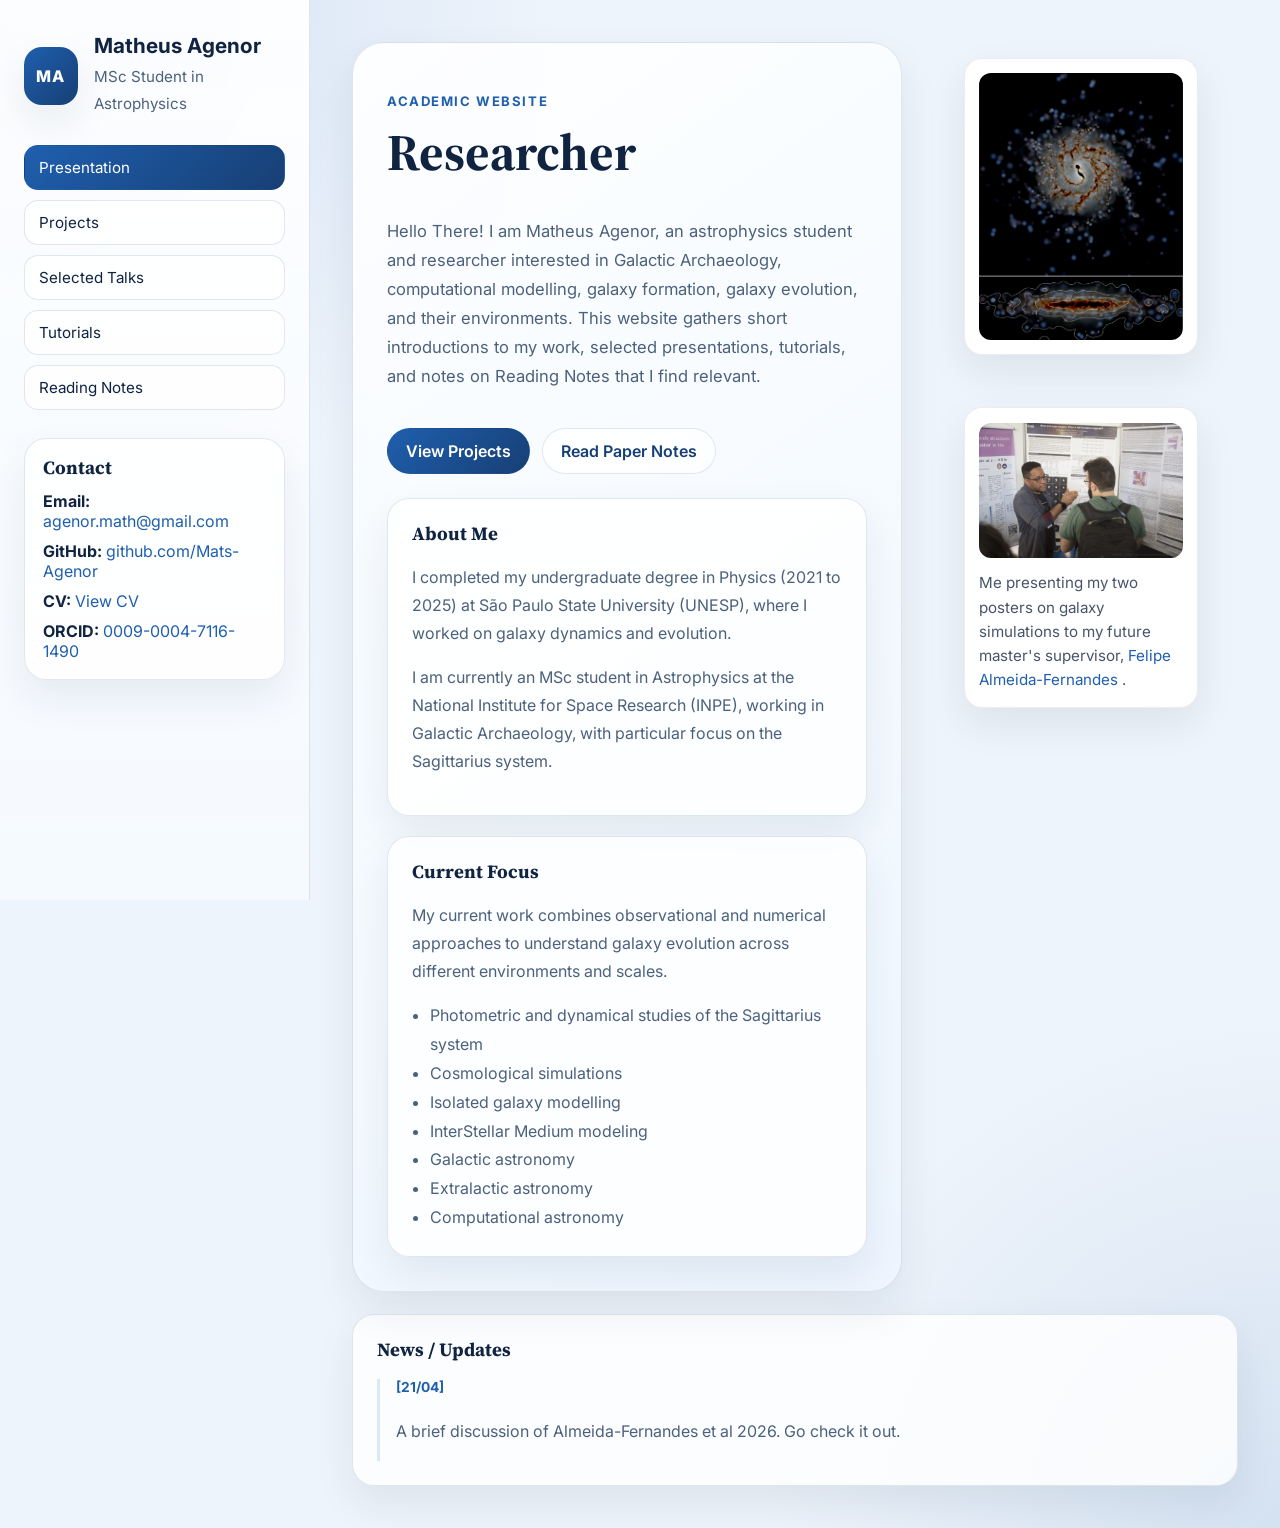
<file: index.html>
<!DOCTYPE html>

<html lang="en">
<head>
<meta charset="utf-8"/>
<meta content="width=device-width, initial-scale=1.0" name="viewport"/>
<title>Matheus Agenor | My Website</title>
<meta content="Academic website of Matheus Agenor: research, projects, talks, tutorials, and paper notes." name="description"/>
<link href="https://fonts.googleapis.com" rel="preconnect"/>
<link crossorigin="" href="https://fonts.gstatic.com" rel="preconnect"/>
<link href="https://fonts.googleapis.com/css2?family=Inter:wght@400;500;600;700;800&amp;family=Source+Serif+4:wght@500;600;700&amp;display=swap" rel="stylesheet"/>
<link href="style.css" rel="stylesheet"/>
<style>
    .home-figure-stack {
      display: grid;
      gap: 1.25rem;
      align-content: start;
    }

    .feature-figure {
      background: #ffffff;
      border: 1px solid rgba(15, 23, 42, 0.08);
      border-radius: 18px;
      padding: 0.9rem;
      box-shadow: 0 16px 40px rgba(15, 23, 42, 0.08);
    }

    .feature-figure img,
    .paper-figure img {
      width: 100%;
      height: auto;
      display: block;
      border-radius: 12px;
    }

    .feature-figure figcaption,
    .paper-figure figcaption {
      margin-top: 0.8rem;
      font-size: 0.95rem;
      line-height: 1.6;
      color: #475569;
    }

    .feature-figure strong,
    .paper-figure strong {
      color: #0f172a;
    }

    .card-stack {
      display: grid;
      gap: 1.25rem;
      margin-top: 1.5rem;
    }

    .hero {
      align-items: start;
    }

    .hero-text {
      display: grid;
      align-content: start;
    }

    .paper-figure {
      margin: 1rem 0 1.5rem 0;
      background: #ffffff;
      border: 1px solid rgba(15, 23, 42, 0.08);
      border-radius: 18px;
      padding: 0.9rem;
    }

    .paper-note-grid {
      display: grid;
      gap: 1rem;
      margin-top: 1rem;
    }

    .paper-note-grid .mini-note {
      padding: 1rem 1.1rem;
      border-radius: 16px;
      background: #f8fafc;
      border: 1px solid rgba(15, 23, 42, 0.08);
    }

    .paper-note-grid .mini-note h4 {
      margin-bottom: 0.35rem;
      font-size: 1rem;
    }

    .reading-queue {
      margin-top: 1.5rem;
      padding: 1.2rem 1.25rem;
      border-radius: 18px;
      background: #f8fafc;
      border: 1px solid rgba(15, 23, 42, 0.08);
    }

    .reading-queue ul {
      margin: 0.75rem 0 0 1.15rem;
    }

    .reading-queue li + li {
      margin-top: 0.45rem;
    }

    @media (max-width: 960px) {
      .home-figure-stack {
        margin-top: 1.5rem;
      }
    }
  
    .paper-figure {
      margin: 1rem auto 1.5rem;
      max-width: 50%;
    }

    .paper-figure img {
      width: 100%;
      height: auto;
      display: block;
    }

    .paper-figure figcaption {
      margin-top: 0.55rem;
      font-size: 0.83rem;
      color: var(--muted);
      line-height: 1.55;
    }

    @media (max-width: 900px) {
      .paper-figure {
        max-width: 100%;
      }
    }
</style>
</head>
<body>
<div class="site-shell">
<aside class="sidebar">
<div class="brand">
<div class="brand-mark">MA</div>
<div>
<h1>Matheus Agenor</h1>
<p class="tagline">MSc Student in Astrophysics</p>
</div>
</div>
<nav aria-label="Primary navigation" class="side-nav">
<a class="nav-link active" href="index.html">Presentation</a>
<a class="nav-link" href="projects.html">Projects</a>
<a class="nav-link" href="talks.html">Selected Talks</a>
<a class="nav-link" href="tutorials.html">Tutorials</a>
<a class="nav-link" href="reading-notes.html">Reading Notes</a>
</nav>
<div class="sidebar-card">
<h3>Contact</h3>
<ul class="contact-list">
<li>
<strong>Email:</strong>
<a href="mailto:agenor.math@gmail.com">agenor.math@gmail.com</a>
</li>
<li>
<strong>GitHub:</strong>
<a href="https://github.com/Mats-Agenor" rel="noopener" target="_blank">github.com/Mats-Agenor</a>
</li>
<li>
<strong>CV:</strong>
<a href="https://drive.google.com/file/d/1F6uB24o6xT7NnqEJnRYLuzPEm368gAFy/view?usp=drive_link" rel="noopener" target="_blank">
              View CV
            </a>
</li>
<li>
<strong>ORCID:</strong>
<a href="https://orcid.org/0009-0004-7116-1490" rel="noopener" target="_blank">
              0009-0004-7116-1490
            </a>
</li>
</ul>
</div>
</aside>
<main class="content">
<section class="tab-panel active" id="home">
<div class="hero">
<div class="hero-text">
<p class="eyebrow">Academic Website</p>
<h2>Researcher</h2>
<p class="lead">
              Hello There! I am Matheus Agenor, an astrophysics student and researcher interested in Galactic
              Archaeology, computational modelling, galaxy formation, galaxy evolution, and their
              environments. This website gathers short introductions to my work, selected
              presentations, tutorials, and notes on Reading Notes that I find relevant.
            </p>
<div class="hero-actions">
<a class="button" href="projects.html">View Projects</a>
<a class="button secondary" href="reading-notes.html">Read Paper Notes</a>
</div>
<div class="card-stack">
<article class="card">
<h3>About Me</h3>
<p>
                  I completed my undergraduate degree in Physics (2021 to 2025) at São Paulo State
                  University (UNESP), where I worked on galaxy dynamics and evolution.
                </p>
<p>
                  I am currently an MSc student in Astrophysics at the National Institute for Space
                  Research (INPE), working in Galactic Archaeology, with particular focus on the
                  Sagittarius system.
                </p>
</article>
<article class="card">
<h3>Current Focus</h3>
<p>
                  My current work combines observational and numerical approaches to understand galaxy
                  evolution across different environments and scales.
                </p>
<ul class="bullet-list">
<li>Photometric and dynamical studies of the Sagittarius system</li>
<li>Cosmological simulations</li>
<li>Isolated galaxy modelling</li>
<li>InterStellar Medium modeling</li>
<li>Galactic astronomy</li>
<li>Extralactic astronomy</li>
<li>Computational astronomy</li>
</ul>
</article>
</div>
</div>
<div aria-label="Featured paper figures" class="home-figure-stack">
<figure class="feature-figure">
<img alt="Presentation at a scientific event." src="exibicao.png"/>
</figure>
<figure class="feature-figure">
<img alt="Presenting posters on galaxy simulations." src="eu.jpeg"/>
<figcaption>
                Me presenting my two posters on galaxy simulations to my future master's supervisor,
                <a href="https://www.astrofelipe.com/index.html" rel="noopener" target="_blank">
                  Felipe Almeida-Fernandes
                </a>.
              </figcaption>
</figure>
</div>
</div>
<article class="card full">
<h3>News / Updates</h3>
<div class="timeline">
<div class="timeline-item">
<span class="timeline-date">[21/04]</span>
<p>A brief discussion of Almeida-Fernandes et al 2026. Go check it out.</p>
</div>
</div></article>
</section>
</main>
</div>
<script src="script.js"></script>
</body>
</html>
</file>
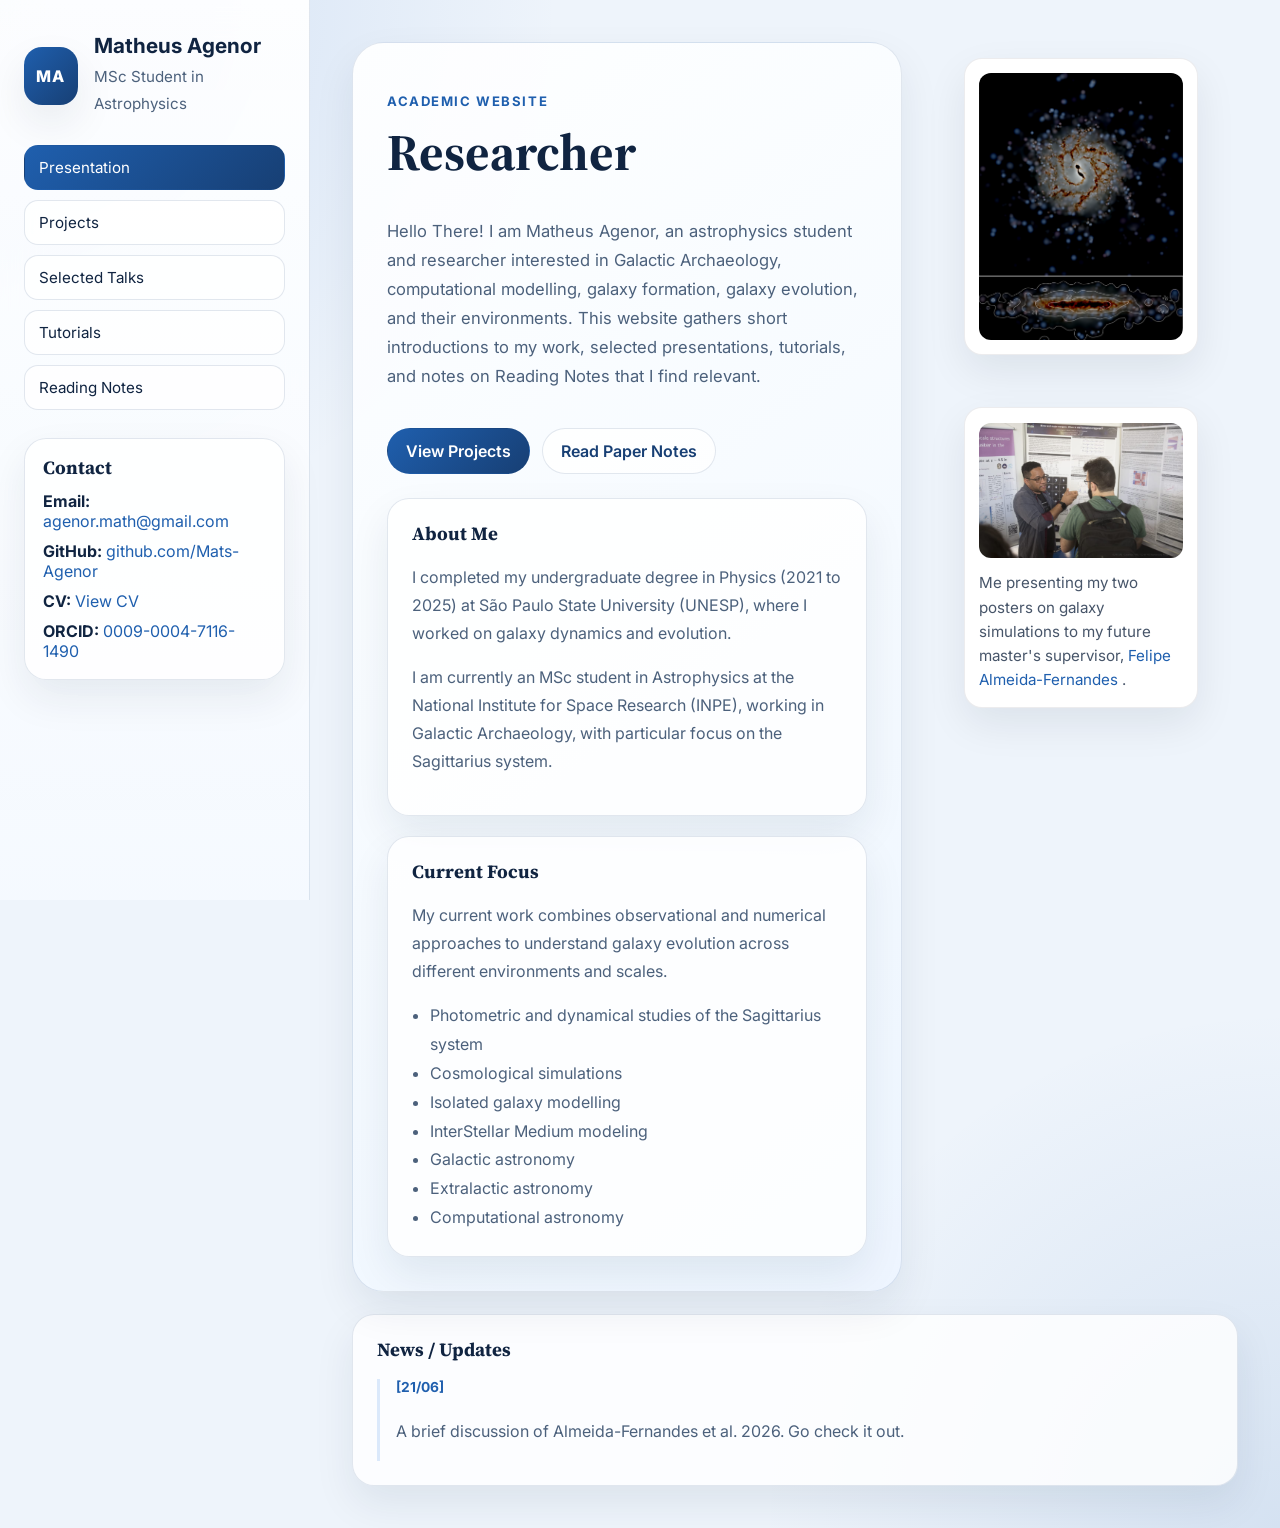
<file: home.html>
<!DOCTYPE html>

<html lang="en">
<head>
<meta charset="utf-8"/>
<meta content="width=device-width, initial-scale=1.0" name="viewport"/>
<title>Matheus Agenor | My Website</title>
<meta content="Academic website of Matheus Agenor: research, projects, talks, tutorials, and paper notes." name="description"/>
<link href="https://fonts.googleapis.com" rel="preconnect"/>
<link crossorigin="" href="https://fonts.gstatic.com" rel="preconnect"/>
<link href="https://fonts.googleapis.com/css2?family=Inter:wght@400;500;600;700;800&amp;family=Source+Serif+4:wght@500;600;700&amp;display=swap" rel="stylesheet"/>
<link href="style.css" rel="stylesheet"/>
<style>
    .home-figure-stack {
      display: grid;
      gap: 1.25rem;
      align-content: start;
    }

    .feature-figure {
      background: #ffffff;
      border: 1px solid rgba(15, 23, 42, 0.08);
      border-radius: 18px;
      padding: 0.9rem;
      box-shadow: 0 16px 40px rgba(15, 23, 42, 0.08);
    }

    .feature-figure img,
    .paper-figure img {
      width: 100%;
      height: auto;
      display: block;
      border-radius: 12px;
    }

    .feature-figure figcaption,
    .paper-figure figcaption {
      margin-top: 0.8rem;
      font-size: 0.95rem;
      line-height: 1.6;
      color: #475569;
    }

    .feature-figure strong,
    .paper-figure strong {
      color: #0f172a;
    }

    .card-stack {
      display: grid;
      gap: 1.25rem;
      margin-top: 1.5rem;
    }

    .hero {
      align-items: start;
    }

    .hero-text {
      display: grid;
      align-content: start;
    }

    .paper-figure {
      margin: 1rem 0 1.5rem 0;
      background: #ffffff;
      border: 1px solid rgba(15, 23, 42, 0.08);
      border-radius: 18px;
      padding: 0.9rem;
    }

    .paper-note-grid {
      display: grid;
      gap: 1rem;
      margin-top: 1rem;
    }

    .paper-note-grid .mini-note {
      padding: 1rem 1.1rem;
      border-radius: 16px;
      background: #f8fafc;
      border: 1px solid rgba(15, 23, 42, 0.08);
    }

    .paper-note-grid .mini-note h4 {
      margin-bottom: 0.35rem;
      font-size: 1rem;
    }

    .reading-queue {
      margin-top: 1.5rem;
      padding: 1.2rem 1.25rem;
      border-radius: 18px;
      background: #f8fafc;
      border: 1px solid rgba(15, 23, 42, 0.08);
    }

    .reading-queue ul {
      margin: 0.75rem 0 0 1.15rem;
    }

    .reading-queue li + li {
      margin-top: 0.45rem;
    }

    @media (max-width: 960px) {
      .home-figure-stack {
        margin-top: 1.5rem;
      }
    }
  
    .paper-figure {
      margin: 1rem auto 1.5rem;
      max-width: 50%;
    }

    .paper-figure img {
      width: 100%;
      height: auto;
      display: block;
    }

    .paper-figure figcaption {
      margin-top: 0.55rem;
      font-size: 0.83rem;
      color: var(--muted);
      line-height: 1.55;
    }

    @media (max-width: 900px) {
      .paper-figure {
        max-width: 100%;
      }
    }
</style>
</head>
<body>
<div class="site-shell">
<aside class="sidebar">
<div class="brand">
<div class="brand-mark">MA</div>
<div>
<h1>Matheus Agenor</h1>
<p class="tagline">MSc Student in Astrophysics</p>
</div>
</div>
<nav aria-label="Primary navigation" class="side-nav">
<a class="nav-link active" href="index.html">Presentation</a>
<a class="nav-link" href="projects.html">Projects</a>
<a class="nav-link" href="talks.html">Selected Talks</a>
<a class="nav-link" href="tutorials.html">Tutorials</a>
<a class="nav-link" href="reading-notes.html">Reading Notes</a>
</nav>
<div class="sidebar-card">
<h3>Contact</h3>
<ul class="contact-list">
<li>
<strong>Email:</strong>
<a href="mailto:agenor.math@gmail.com">agenor.math@gmail.com</a>
</li>
<li>
<strong>GitHub:</strong>
<a href="https://github.com/Mats-Agenor" rel="noopener" target="_blank">github.com/Mats-Agenor</a>
</li>
<li>
<strong>CV:</strong>
<a href="https://drive.google.com/file/d/1F6uB24o6xT7NnqEJnRYLuzPEm368gAFy/view?usp=drive_link" rel="noopener" target="_blank">
              View CV
            </a>
</li>
<li>
<strong>ORCID:</strong>
<a href="https://orcid.org/0009-0004-7116-1490" rel="noopener" target="_blank">
              0009-0004-7116-1490
            </a>
</li>
</ul>
</div>
</aside>
<main class="content">
<section class="tab-panel active" id="home">
<div class="hero">
<div class="hero-text">
<p class="eyebrow">Academic Website</p>
<h2>Researcher</h2>
<p class="lead">
              Hello There! I am Matheus Agenor, an astrophysics student and researcher interested in Galactic
              Archaeology, computational modelling, galaxy formation, galaxy evolution, and their
              environments. This website gathers short introductions to my work, selected
              presentations, tutorials, and notes on Reading Notes that I find relevant.
            </p>
<div class="hero-actions">
<a class="button" href="projects.html">View Projects</a>
<a class="button secondary" href="reading-notes.html">Read Paper Notes</a>
</div>
<div class="card-stack">
<article class="card">
<h3>About Me</h3>
<p>
                  I completed my undergraduate degree in Physics (2021 to 2025) at São Paulo State
                  University (UNESP), where I worked on galaxy dynamics and evolution.
                </p>
<p>
                  I am currently an MSc student in Astrophysics at the National Institute for Space
                  Research (INPE), working in Galactic Archaeology, with particular focus on the
                  Sagittarius system.
                </p>
</article>
<article class="card">
<h3>Current Focus</h3>
<p>
                  My current work combines observational and numerical approaches to understand galaxy
                  evolution across different environments and scales.
                </p>
<ul class="bullet-list">
<li>Photometric and dynamical studies of the Sagittarius system</li>
<li>Cosmological simulations</li>
<li>Isolated galaxy modelling</li>
<li>InterStellar Medium modeling</li>
<li>Galactic astronomy</li>
<li>Extralactic astronomy</li>
<li>Computational astronomy</li>
</ul>
</article>
</div>
</div>
<div aria-label="Featured paper figures" class="home-figure-stack">
<figure class="feature-figure">
<img alt="Presentation at a scientific event." src="exibicao.png"/>
</figure>
<figure class="feature-figure">
<img alt="Presenting posters on galaxy simulations." src="eu.jpeg"/>
<figcaption>
                Me presenting my two posters on galaxy simulations to my future master's supervisor,
                <a href="https://www.astrofelipe.com/index.html" rel="noopener" target="_blank">
                  Felipe Almeida-Fernandes
                </a>.
              </figcaption>
</figure>
</div>
</div>
<article class="card full">
<h3>News / Updates</h3>
<div class="timeline">
<div class="timeline-item">
<span class="timeline-date">[21/06]</span>
<p>A brief discussion of Almeida-Fernandes et al. 2026. Go check it out.</p>
</div>
</div></article>
</section>
</main>
</div>
<script src="script.js"></script>
</body>
</html>
</file>
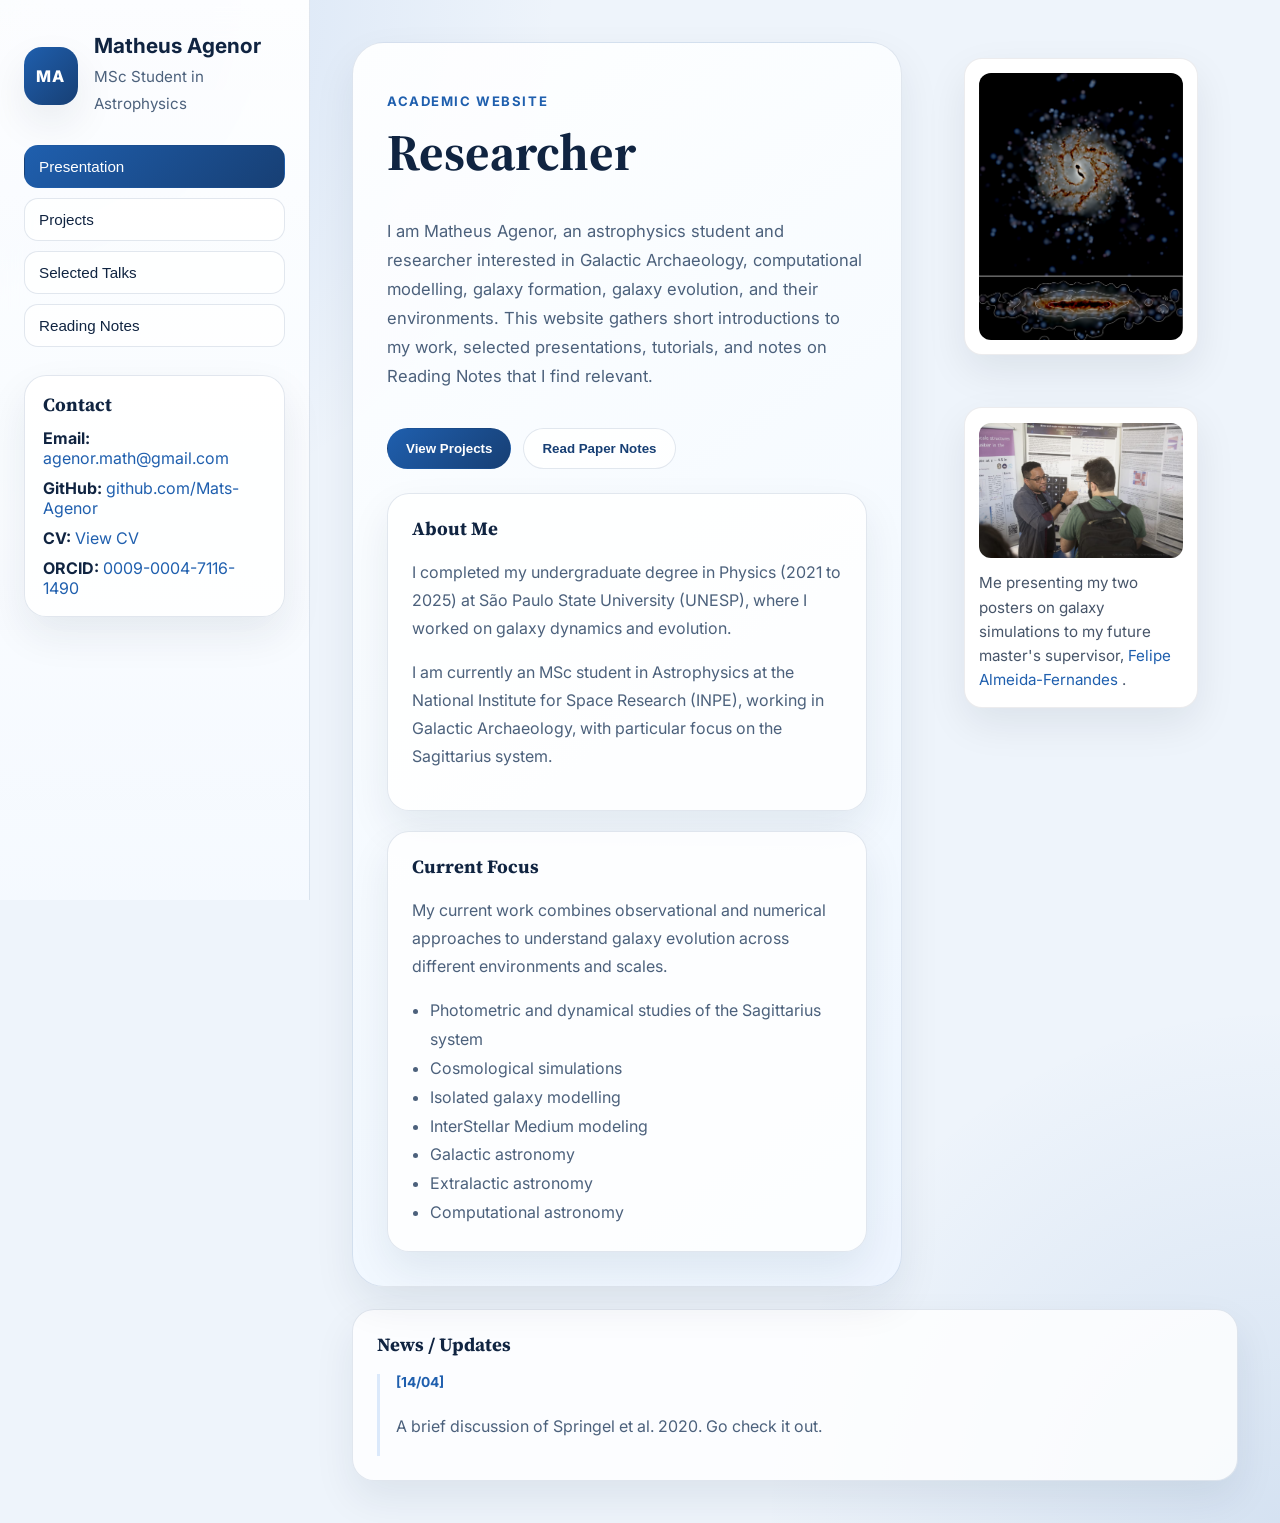
<file: me.html>
<!DOCTYPE html>

<html lang="en">
<head>
<meta charset="utf-8"/>
<meta content="width=device-width, initial-scale=1.0" name="viewport"/>
<title>Matheus Agenor | My Website</title>
<meta content="Academic website of Matheus Agenor: research, projects, talks, tutorials, and paper notes." name="description"/>
<link href="https://fonts.googleapis.com" rel="preconnect"/>
<link crossorigin="" href="https://fonts.gstatic.com" rel="preconnect"/>
<link href="https://fonts.googleapis.com/css2?family=Inter:wght@400;500;600;700;800&amp;family=Source+Serif+4:wght@500;600;700&amp;display=swap" rel="stylesheet"/>
<link href="style.css" rel="stylesheet"/>
<style>
    .home-figure-stack {
      display: grid;
      gap: 1.25rem;
      align-content: start;
    }

    .feature-figure {
      background: #ffffff;
      border: 1px solid rgba(15, 23, 42, 0.08);
      border-radius: 18px;
      padding: 0.9rem;
      box-shadow: 0 16px 40px rgba(15, 23, 42, 0.08);
    }

    .feature-figure img,
    .paper-figure img {
      width: 100%;
      height: auto;
      display: block;
      border-radius: 12px;
    }

    .feature-figure figcaption,
    .paper-figure figcaption {
      margin-top: 0.8rem;
      font-size: 0.95rem;
      line-height: 1.6;
      color: #475569;
    }

    .feature-figure strong,
    .paper-figure strong {
      color: #0f172a;
    }

    .card-stack {
      display: grid;
      gap: 1.25rem;
      margin-top: 1.5rem;
    }

    .hero {
      align-items: start;
    }

    .hero-text {
      display: grid;
      align-content: start;
    }

    .paper-figure {
      margin: 1rem 0 1.5rem 0;
      background: #ffffff;
      border: 1px solid rgba(15, 23, 42, 0.08);
      border-radius: 18px;
      padding: 0.9rem;
    }

    .paper-note-grid {
      display: grid;
      gap: 1rem;
      margin-top: 1rem;
    }

    .paper-note-grid .mini-note {
      padding: 1rem 1.1rem;
      border-radius: 16px;
      background: #f8fafc;
      border: 1px solid rgba(15, 23, 42, 0.08);
    }

    .paper-note-grid .mini-note h4 {
      margin-bottom: 0.35rem;
      font-size: 1rem;
    }

    .reading-queue {
      margin-top: 1.5rem;
      padding: 1.2rem 1.25rem;
      border-radius: 18px;
      background: #f8fafc;
      border: 1px solid rgba(15, 23, 42, 0.08);
    }

    .reading-queue ul {
      margin: 0.75rem 0 0 1.15rem;
    }

    .reading-queue li + li {
      margin-top: 0.45rem;
    }

    @media (max-width: 960px) {
      .home-figure-stack {
        margin-top: 1.5rem;
      }
    }
  
    .paper-figure {
      margin: 1rem auto 1.5rem;
      max-width: 50%;
    }

    .paper-figure img {
      width: 100%;
      height: auto;
      display: block;
    }

    .paper-figure figcaption {
      margin-top: 0.55rem;
      font-size: 0.83rem;
      color: var(--muted);
      line-height: 1.55;
    }

    @media (max-width: 900px) {
      .paper-figure {
        max-width: 100%;
      }
    }
</style>
</head>
<body>
<div class="site-shell">
<aside class="sidebar">
<div class="brand">
<div class="brand-mark">MA</div>
<div>
<h1>Matheus Agenor</h1>
<p class="tagline">MSc Student in Astrophysics</p>
</div>
</div>
<nav aria-label="Primary navigation" class="side-nav">
<button class="nav-link active" data-tab="home">Presentation</button>
<button class="nav-link" data-tab="projects">Projects</button>
<button class="nav-link" data-tab="talks">Selected Talks</button>
<!--
        <button class="nav-link" data-tab="tutorials">Tutorials</button>
        -->
<button class="nav-link" data-tab="reading-notes">Reading Notes</button>
</nav>
<div class="sidebar-card">
<h3>Contact</h3>
<ul class="contact-list">
<li>
<strong>Email:</strong>
<a href="mailto:agenor.math@gmail.com">agenor.math@gmail.com</a>
</li>
<li>
<strong>GitHub:</strong>
<a href="https://github.com/Mats-Agenor" rel="noopener" target="_blank">github.com/Mats-Agenor</a>
</li>
<li>
<strong>CV:</strong>
<a href="https://drive.google.com/file/d/1F6uB24o6xT7NnqEJnRYLuzPEm368gAFy/view?usp=drive_link" rel="noopener" target="_blank">
              View CV
            </a>
</li>
<li>
<strong>ORCID:</strong>
<a href="https://orcid.org/0009-0004-7116-1490" rel="noopener" target="_blank">
              0009-0004-7116-1490
            </a>
</li>
</ul>
</div>
</aside>
<main class="content">
<section class="tab-panel active" id="home">
<div class="hero">
<div class="hero-text">
<p class="eyebrow">Academic Website</p>
<h2>Researcher</h2>
<p class="lead">
              I am Matheus Agenor, an astrophysics student and researcher interested in Galactic
              Archaeology, computational modelling, galaxy formation, galaxy evolution, and their
              environments. This website gathers short introductions to my work, selected
              presentations, tutorials, and notes on Reading Notes that I find relevant.
            </p>
<div class="hero-actions">
<button class="button" type="button" onclick="document.querySelector('.side-nav .nav-link[data-tab=&quot;projects&quot;]').click();">View Projects</button>
<button class="button secondary" type="button" onclick="document.querySelector('.side-nav .nav-link[data-tab=&quot;reading-notes&quot;]').click();">Read Paper Notes</button>
</div>
<div class="card-stack">
<article class="card">
<h3>About Me</h3>
<p>
                  I completed my undergraduate degree in Physics (2021 to 2025) at São Paulo State
                  University (UNESP), where I worked on galaxy dynamics and evolution.
                </p>
<p>
                  I am currently an MSc student in Astrophysics at the National Institute for Space
                  Research (INPE), working in Galactic Archaeology, with particular focus on the
                  Sagittarius system.
                </p>
</article>
<article class="card">
<h3>Current Focus</h3>
<p>
                  My current work combines observational and numerical approaches to understand galaxy
                  evolution across different environments and scales.
                </p>
<ul class="bullet-list">
<li>Photometric and dynamical studies of the Sagittarius system</li>
<li>Cosmological simulations</li>
<li>Isolated galaxy modelling</li>
<li>InterStellar Medium modeling</li>
<li>Galactic astronomy</li>
<li>Extralactic astronomy</li>
<li>Computational astronomy</li>
</ul>
</article>
</div>
</div>
<div aria-label="Featured paper figures" class="home-figure-stack">
<figure class="feature-figure">
<img alt="Presentation at a scientific event." src="exibicao.png"/>
</figure>
<figure class="feature-figure">
<img alt="Presenting posters on galaxy simulations." src="eu.jpeg"/>
<figcaption>
                Me presenting my two posters on galaxy simulations to my future master's supervisor,
                <a href="https://www.astrofelipe.com/index.html" rel="noopener" target="_blank">
                  Felipe Almeida-Fernandes
                </a>.
              </figcaption>
</figure>
</div>
</div>
<article class="card full">
<h3>News / Updates</h3>
<div class="timeline">
<div class="timeline-item">
<span class="timeline-date">[14/04]</span>
<p>A brief discussion of Springel et al. 2020. Go check it out.</p>
</div>
</div></article>
</section>
<section class="tab-panel" id="projects">
<div class="section-header" id="projects-anchor">
<p class="eyebrow">Research Portfolio</p>
<h2>Projects</h2>
</div>
<div class="accordion">
<button class="accordion-toggle">
<span>NewISM</span>
<span class="plus">+</span>
</button>
<div class="accordion-panel">
<p>
              A modular implementation path for interstellar medium physics, star formation, and
              stellar feedback in large hydrodynamical simulation codes. The goal is to preserve
              legacy models while enabling a cleaner, physically motivated, and production-style
              alternative path.
            </p>
<p>
              This project involves code architecture, snapshot I/O design, chemistry and cooling
              backends, timestep consistency, MPI-safe workflows, and validation against controlled
              physical tests.
            </p>
</div>
<button class="accordion-toggle">
<span>Galaxy interaction in simulations</span>
<span class="plus">+</span>
</button>
<div class="accordion-panel">
<p>
              This project focuses on the direct comparison of galaxy interactions in cosmological
              and idealized simulations, with emphasis on how orbital configuration, gas content,
              and subgrid prescriptions affect star formation histories and structural evolution.
            </p>
</div>
<button class="accordion-toggle">
<span>Photometric and chemo-dynamical study of Sagittarius</span>
<span class="plus">+</span>
</button>
<div class="accordion-panel">
<p>
              This research investigates the Sagittarius system through photometric and dynamical
              methods, connecting stellar populations, chemical trends, and orbital evolution in
              order to better understand the assembly history of the Milky Way.
            </p>
</div>
</div>
</section>
<section class="tab-panel" id="talks">
<div class="section-header">
<p class="eyebrow">Communication</p>
<h2>Selected Talks &amp; Presentations</h2>
<p>Some selected presentations related to galaxy dynamics, simulations, and astrophysical modelling.</p>
</div>
<div class="talks-list">
<article class="talk-card">
<div class="talk-meta">[2025] · [Galaxy Memoirs: Inferring their past from their present]</div>
<h3>Comparison of dark matter profiles in HSB and LSB galaxies</h3>
<p>
              In this work, I studied how dark matter is distributed in the centres of LSB and HSB
              galaxies by comparing core-cusp profiles using rotation curves and Bayesian evidence.
            </p>
</article>
<article class="talk-card">
<div class="talk-meta">[2025] · [XLVIII Reunião Anual da Sociedade Astronômica Brasileira]</div>
<h3>Minor and major mergers: When is star formation triggered?</h3>
<p>
              In this work, we performed N-body + hydro simulations seeking to isolate which
              parameters in galaxy interactions impact the star formation history, comparing
              cosmological and idealized simulations with an effective subgrid model.
            </p>
</article>
<article class="talk-card">
<div class="talk-meta">[2025] · [XLVIII Reunião Anual da Sociedade Astronômica Brasileira]</div>
<h3>Study of the Dynamic Evolution of Comet 12P/Pons-Brooks</h3>
<p>
              In this work, we simulated the orbital evolution of comet 12P, seeking to analyse
              its close encounters and isolate the chaotic behaviour associated with the dynamical system.
            </p>
</article>
<article class="talk-card">
<div class="talk-meta">[2025] · [Course]</div>
<h3>Numerical Simulations in Astrophysics</h3>
<p>
              Lectures given on the use of numerical integrators such as RK4, Leapfrog, and IAS15
              in dynamical N-body simulations applied to the Solar System and galaxies.
            </p>
</article>
</div>
</section>
<!--
      <section id="tutorials" class="tab-panel">
        <div class="section-header">
          <p class="eyebrow">Resources</p>
          <h2>Tutorials</h2>
          <p>The tutorial section includes sub-tabs so you can organize material by code or topic.</p>
        </div>

        <div class="subtabs" aria-label="Tutorial categories">
          <button class="subtab-link active" data-subtab="gadget">GADGET</button>
          <button class="subtab-link" data-subtab="arepo">Arepo</button>
          <button class="subtab-link" data-subtab="swift">SWIFT</button>
          <button class="subtab-link" data-subtab="analysis">Analysis</button>
        </div>

        <div class="subtab-panel active" id="gadget">
          <div class="tutorial-grid">
            <article class="card">
              <h3>Compiling GADGET-4</h3>
              <p>
                Add a concise guide on dependencies, compilation flags, MPI/HDF5 setup, and common build errors.
              </p>
            </article>
            <article class="card">
              <h3>IC for GADGET-4</h3>
              <p>
                Use this space to document how to use galstep to generate ICs for GADGET-4.
              </p>
            </article>
            <article class="card">
              <h3>Running a simulation</h3>
              <p>
                Use this space to document how to configure a minimal <code>param.txt</code> for GADGET-4.
              </p>
            </article>
          </div>
        </div>

        <div class="subtab-panel" id="arepo">
          <div class="tutorial-grid">
            <article class="card">
              <h3>Compiling Arepo</h3>
              <p>
                Add a concise guide on dependencies, compilation flags, MPI/HDF5 setup, and common build errors.
              </p>
            </article>
            <article class="card">
              <h3>IC for Arepo</h3>
              <p>
                Use this space to document how to use galstep to generate or modify ICs for Arepo.
              </p>
            </article>
            <article class="card">
              <h3>Running a simulation</h3>
              <p>
                Use this space to document how to configure a minimal <code>param.txt</code> for Arepo.
              </p>
            </article>
          </div>
        </div>

        <div class="subtab-panel" id="swift">
          <div class="tutorial-grid">
            <article class="card">
              <h3>Compiling SWIFT</h3>
              <p>
                Add a concise guide on dependencies, compilation flags, MPI/HDF5 setup, and common build errors.
              </p>
            </article>
            <article class="card">
              <h3>IC for SWIFT</h3>
              <p>
                Use this space to document how to use galstep to generate ICs for SWIFT.
              </p>
            </article>
            <article class="card">
              <h3>Running a simulation</h3>
              <p>
                Use this space to document how to configure a minimal <code>param.yml</code> for SWIFT.
              </p>
            </article>
          </div>
        </div>

        <div class="subtab-panel" id="analysis">
          <div class="tutorial-grid">
            <article class="card">
              <h3>Scientific plotting and diagnostics</h3>
              <p>
                Add practical notes on generating figures, validating outputs, and organizing reproducible analysis pipelines.
              </p>
            </article>
            <article class="card">
              <h3>Working with HDF5 snapshots</h3>
              <p>
                Use this area for inspection scripts, common pitfalls, and data model notes.
              </p>
            </article>
            <article class="card">
              <h3>Working with TNG simulations</h3>
              <p>
                Use this area for inspection scripts, common pitfalls, and data model notes.
              </p>
            </article>
          </div>
        </div>
      </section>
-->

<section class="tab-panel" id="reading-notes">
  <div class="section-header" id="reading-notes-anchor">
    <p class="eyebrow">Reading Notes</p>
    <h2>Reading Notes</h2>
    <p>
      Here I keep short notes on Reading Notes that are especially relevant to my work in
      computational astrophysics, galaxy formation, and numerical methods. The list
      starts with the most recent Reading Notes and moves downward toward the older
      foundations they build on.
    </p>
  </div>

  <div class="blog-list">

    <article class="blog-card" id="paper-jahn-2021">
      <div class="blog-date">October 2021</div>
      <h3>Real and Counterfeit Cores: How Feedback Expands Halos and Disrupts Tracers of Inner Gravitational Potential in Dwarf Galaxies</h3>
      <p class="paper-ref">
        <a href="https://arxiv.org/abs/2110.00142" target="_blank" rel="noopener">arXiv:2110.00142</a>
      </p>
      <p>
        This is one of the clearest Reading Notes in this reading list for separating agreement in
        broad galaxy-scale observables from fidelity to the actual baryonic cycle operating in
        the inner halo. Using idealized dwarf-galaxy simulations with the moving-mesh code
        AREPO, the authors show that the SMUGGLE model can generate dark-matter cores,
        whereas runs based on the older <a href="#paper-sh03-2002">Springel &amp; Hernquist (2003)</a>
        effective model remain cuspy under the same initial conditions. The main value of the
        paper is that it does not reduce the comparison to a simple “better versus worse”
        statement; instead, it asks which physical ingredients are required for a bursty,
        time-variable baryonic cycle capable of modifying the central potential.
      </p>
      <figure class="paper-figure">
        <img src="jahn2021_fig3.png" alt="Jahn et al. 2021 figure showing core diagnostics and star-formation history.">
        <figcaption>
          A representative diagnostic from Jahn et al. (2021), combining inner-slope evolution,
          core-size indicators, and star-formation history to show why stellar tracers do not
          provide a trivial one-to-one signature of cusp-core transformation.
        </figcaption>
      </figure>
      <p>
        Read after <a href="#paper-marinacci-2019">Marinacci et al. (2019)</a>,
        <a href="#paper-vogelsberger-2013">Vogelsberger et al. (2013)</a>, and
        <a href="#paper-sh03-2002">SH03</a>, this paper makes a methodological point that is
        highly relevant for subgrid work: reproducing some integrated observables does not by
        itself guarantee that the unresolved ISM and feedback cycle are being represented with
        the physical detail required for questions such as halo-core formation.
      </p>
      <a class="text-link" href="https://arxiv.org/abs/2110.00142" target="_blank" rel="noopener">Read paper</a>
    </article>

    <article class="blog-card" id="paper-gadget4-2021">
      <div class="blog-date">August 2021</div>
      <h3>Simulating Cosmic Structure Formation with the GADGET-4 Code</h3>
      <p class="paper-ref">
        <a href="https://arxiv.org/abs/2010.03567" target="_blank" rel="noopener">arXiv:2010.03567</a>
      </p>
      <p>
        GADGET-4 is best read as the modern public synthesis of the long GADGET lineage. The
        paper is not only about performance or software engineering; it also consolidates
        developments in gravity, adaptivity, time integration, parallelization, and
        hydrodynamics that emerged over nearly two decades of community use. In that sense, it
        functions both as a code paper and as a historical summary of how numerical priorities
        changed as simulations became larger and physically more ambitious.
      </p>
      <figure class="paper-figure">
        <img src="gadget4_2021_fig57.png" alt="GADGET-4 benchmark figure from the Santa Barbara cluster comparison.">
        <figcaption>
          The Santa Barbara cluster benchmark is a meaningful figure to keep because it connects
          the modern code to one of the classic community validation tests in computational
          cosmology.
        </figcaption>
      </figure>
      <p>
        In dialogue with <a href="#paper-hopkins-psph-2012">Hopkins (2012)</a>,
        <a href="#paper-gadget2-2005">GADGET-2 (2005)</a>, and
        <a href="#paper-gadget-2001">GADGET (2001)</a>, the paper is especially interesting
        because it preserves continuity with the traditional SPH lineage while also absorbing
        lessons from later critiques of mixing and contact discontinuities. For anyone working
        with public simulation codes, GADGET-4 is therefore important both technically and
        conceptually.
      </p>
      <a class="text-link" href="https://arxiv.org/abs/2010.03567" target="_blank" rel="noopener">Read paper</a>
    </article>

    <article class="blog-card" id="paper-arepo-public-2020">
      <div class="blog-date">May 2020</div>
      <h3>The Arepo Public Code Release</h3>
      <p class="paper-ref">
        <a href="https://arxiv.org/abs/1909.04667" target="_blank" rel="noopener">arXiv:1909.04667</a>
      </p>
      <p>
        This paper matters less because it introduces a new physical ingredient and more because
        it turns an influential numerical framework into a documented public platform. AREPO had
        already become central to methodological discussions after the original moving-mesh
        paper, but the public release changes the status of the method from a reference in the
        literature to a tool that can actually be adopted, tested, compared, and extended by a
        wider community.
      </p>
      <figure class="paper-figure">
        <img src="arepo_public_2020_fig2.png" alt="Diagram of the Voronoi mesh in a single domain and its connections to neighboring domains.">
        <figcaption>
          The main revolution introduced by AREPO is the use of a moving mesh, in which the domain 
          is discretized into Voronoi cells constructed from a Delaunay triangulation. 
          This approach naturally combines the advantages of Eulerian methods, such as good shock capture and spatial resolution,
          with Lagrangian properties, such as adaptivity and flow tracking.
        </figcaption>
      </figure>
      <p>
        Read after <a href="#paper-marinacci-2019">Marinacci et al. (2019)</a>,
        <a href="#paper-vogelsberger-2013">Vogelsberger et al. (2013)</a>, and
        <a href="#paper-arepo-movingmesh-2009">AREPO (2009)</a>, this paper marks the
        maturation of the moving-mesh program from numerical proposal to public research
        infrastructure. It is also an important counterpoint to the public GADGET lineage
        represented by <a href="#paper-gadget2-2005">GADGET-2</a>.
      </p>
      <a class="text-link" href="https://arxiv.org/abs/1909.04667" target="_blank" rel="noopener">Read paper</a>
    </article>

    <article class="blog-card" id="paper-marinacci-2019">
      <div class="blog-date">September 2019</div>
      <h3>Simulating the Interstellar Medium and Stellar Feedback on a Moving Mesh: Implementation and Isolated Galaxies</h3>
      <p class="paper-ref">
        <a href="https://arxiv.org/abs/1905.08806" target="_blank" rel="noopener">arXiv:1905.08806</a>
      </p>
      <p>
        This paper is especially useful because it separates two questions that are often mixed
        together in discussions of subgrid models. The first is whether a model reproduces broad
        integrated observables such as stellar-mass growth and the global star-formation
        history. The second is whether it generates an interstellar medium whose structure,
        phase distribution, and feedback cycle look physically plausible. Marinacci et al. show
        clearly that these two issues are related, but not equivalent.
      </p>
      <figure class="paper-figure">
        <img src="marinacci-2019-fig9.png" alt="Marinacci et al. 2019 comparison of ISM morphology in explicit-feedback and SH03 runs.">
        <figcaption>
          One of the most informative comparisons in the paper: the explicit-feedback model
          produces a far more structured and vertically extended ISM than the SH03 run, with
          cavities, fountains, and a much less artificially smooth gas distribution.
        </figcaption>
      </figure>
      <p>
        Read after <a href="#paper-vogelsberger-2013">Vogelsberger et al. (2013)</a>,
        <a href="#paper-hopkins-psph-2012">Hopkins (2012)</a>,
        <a href="#paper-dalla-vecchia-schaye-2012">Dalla Vecchia &amp; Schaye (2012)</a>,
        <a href="#paper-arepo-movingmesh-2009">AREPO (2009)</a>, and
        <a href="#paper-sh03-2002">SH03</a>, this paper becomes a particularly strong reference
        for the distinction between effective regulation and realistic ISM structure. A galaxy
        may evolve reasonably at the integrated level while still representing the unresolved
        gas cycle in a very different physical manner.
      </p>
      <a class="text-link" href="https://arxiv.org/abs/1905.08806" target="_blank" rel="noopener">Read paper</a>
    </article>

    <article class="blog-card" id="paper-lupi-2018">
      <div class="blog-date">August 2018</div>
      <h3>H2 Chemistry in Galaxy Simulations: an Improved Supernova Feedback Model</h3>
      <p class="paper-ref">
        <a href="https://arxiv.org/abs/1808.10184" target="_blank" rel="noopener">arXiv:1808.10184</a>
      </p>
      <p>
        This paper is especially valuable because it does not judge feedback only by its ability
        to suppress the star-formation rate. Instead, it asks what the feedback prescription
        does to the thermo-chemical state of the dense ISM, especially to the molecular phase.
        That is the correct question when the goal is not only regulation, but also a physically
        interpretable connection between feedback, cooling, and H<sub>2</sub> chemistry.
      </p>
      <figure class="paper-figure">
        <img src="lupi-2018-fig10.png" alt="Lupi et al. 2018 Kennicutt-Schmidt and depletion-time comparison for different feedback models.">
        <figcaption>
          A compact summary of the paper’s main trade-off: different feedback models can regulate
          the galaxy differently, but they also leave distinct signatures in the molecular-gas
          content and depletion times.
        </figcaption>
      </figure>
      <p>
        Read after <a href="#paper-keller-2014">Keller et al. (2014)</a>,
        <a href="#paper-dalla-vecchia-schaye-2012">Dalla Vecchia &amp; Schaye (2012)</a>, and
        <a href="#paper-stinson-2006">Stinson et al. (2006)</a>, this paper is a strong reminder
        that “good global regulation” is not sufficient by itself. A feedback model may produce
        acceptable integrated behaviour while distorting the cold molecular phase in ways that
        are hard to interpret physically.
      </p>
      <a class="text-link" href="https://arxiv.org/abs/1808.10184" target="_blank" rel="noopener">Read paper</a>
    </article>

    <article class="blog-card" id="paper-keller-2014">
      <div class="blog-date">May 2014</div>
      <h3>A Superbubble Feedback Model for Galaxy Simulations</h3>
      <p class="paper-ref">
        <a href="https://arxiv.org/abs/1405.2625" target="_blank" rel="noopener">arXiv:1405.2625</a>
      </p>
      <p>
        Keller et al. push the feedback discussion beyond isolated supernova events and toward
        clustered stellar feedback, emphasizing that unresolved feedback regions should not be
        treated as single-phase parcels. The superbubble model is attractive because it tries to
        preserve the hot interior and the evaporation of colder material into that bubble,
        rather than relying on a purely artificial cooling switch.
      </p>
      <figure class="paper-figure">
        <img src="keller-2014-fig12.png" alt="Keller et al. 2014 Kennicutt-Schmidt comparison for the superbubble model.">
        <figcaption>
          A representative diagnostic from Keller et al. (2014): the superbubble model is not
          only morphologically appealing, but also moves the simulated disc toward a more
          realistic star-formation law.
        </figcaption>
      </figure>
      <p>
        Read after <a href="#paper-dalla-vecchia-schaye-2012">Dalla Vecchia &amp; Schaye (2012)</a>,
        <a href="#paper-stinson-2006">Stinson et al. (2006)</a>, and
        <a href="#paper-sh03-2002">SH03</a>, this paper is best understood as a phase-structure
        paper. Its main point is that the unresolved hot bubble should retain physical meaning,
        because that hot phase is central to how feedback vents out of the disc and regulates
        star formation.
      </p>
      <a class="text-link" href="https://arxiv.org/abs/1405.2625" target="_blank" rel="noopener">Read paper</a>
    </article>

    <article class="blog-card" id="paper-vogelsberger-2013">
      <div class="blog-date">December 2013</div>
      <h3>A Model for Cosmological Simulations of Galaxy Formation Physics</h3>
      <p class="paper-ref">
        <a href="https://arxiv.org/abs/1305.2913" target="_blank" rel="noopener">arXiv:1305.2913</a>
      </p>
      <p>
        Vogelsberger et al. present a galaxy-formation model built for cosmological simulations
        with a modern hydrodynamical solver, combining radiative cooling, enrichment, stellar
        feedback, black-hole growth, and AGN feedback in a unified framework. What makes the
        paper especially useful is that it does not present the model only as a technical recipe;
        it evaluates the resulting galaxy population against a broad suite of observables.
      </p>
      <figure class="paper-figure">
        <img src="vogelsberger2013_fig7.png" alt="Vogelsberger et al. 2013 stellar-mass-halo-mass relation figure.">
        <figcaption>
          One of the key validation figures in the paper: the stellar-mass–halo-mass relation
          changes substantially once the full feedback model is activated, showing why this work
          became so important for the later Illustris lineage.
        </figcaption>
      </figure>
      <p>
        Read after <a href="#paper-arepo-movingmesh-2009">AREPO (2009)</a>,
        <a href="#paper-gadget2-2005">GADGET-2 (2005)</a>, and
        <a href="#paper-sh03-2002">SH03</a>, this paper illustrates a broader shift in the
        field: from effective star-formation regulation alone toward larger, more modular
        galaxy-formation frameworks calibrated against several observables at once.
      </p>
      <a class="text-link" href="https://arxiv.org/abs/1305.2913" target="_blank" rel="noopener">Read paper</a>
    </article>

    <article class="blog-card" id="paper-hopkins-psph-2012">
      <div class="blog-date">June 2012</div>
      <h3>A General Class of Lagrangian Smoothed Particle Hydrodynamics Methods and Implications for Fluid Mixing Problems</h3>
      <p class="paper-ref">
        <a href="https://arxiv.org/abs/1206.5006" target="_blank" rel="noopener">arXiv:1206.5006</a>
      </p>
      <p>
        This paper is one of the key responses to the criticism that traditional SPH
        formulations have difficulty with fluid mixing, contact discontinuities, and some
        instability problems. Rather than abandoning SPH, Hopkins derives a broader
        Lagrangian framework that preserves conservation while improving the treatment of
        interfaces. It is therefore important not only for the results it produces, but also
        for the way it reconstructs the equations themselves.
      </p>
      <figure class="paper-figure">
        <img src="hopkins2012_fig6.png" alt="Hopkins 2012 Kelvin-Helmholtz comparison illustrating pressure-entropy SPH.">
        <figcaption>
          A representative Kelvin–Helmholtz comparison, included because it directly visualizes
          the mixing problem that motivated pressure-entropy SPH.
        </figcaption>
      </figure>
      <p>
        Read after <a href="#paper-arepo-movingmesh-2009">AREPO (2009)</a> and
        <a href="#paper-gadget2-2005">GADGET-2 (2005)</a>, this paper is best seen as a
        methodological answer to the growing realization that some “physical” differences
        between galaxy simulations could in fact originate in the hydrodynamical formulation
        itself. It is interesting to note that, as early as 2001, Volker Springel and collaborators
        had discussed the possibility of using this methodology to solve hydrodynamic equations (<a href="#paper-gadget-2001">Springel et al (2001)</a>);
        however, it was only in 2009 that it became feasible to implement a complete code based on this concept.
      </p>
      <a class="text-link" href="https://arxiv.org/abs/1206.5006" target="_blank" rel="noopener">Read paper</a>
    </article>

    <article class="blog-card" id="paper-dalla-vecchia-schaye-2012">
      <div class="blog-date">March 2012</div>
      <h3>Simulating Galactic Outflows with Thermal Supernova Feedback</h3>
      <p class="paper-ref">
        <a href="https://arxiv.org/abs/1203.5667" target="_blank" rel="noopener">arXiv:1203.5667</a>
      </p>
      <p>
        This is one of the cleanest Reading Notes in the feedback literature because it identifies the
        numerical problem with unusual precision. Thermal feedback often fails not because
        thermal energy is intrinsically unphysical, but because the injected energy is spread
        over too much mass. The resulting temperature jump is too small, the cooling time is
        too short, and the feedback energy is radiated away before it can do dynamical work.
      </p>
      <figure class="paper-figure">
        <img src="dalla-vecchia-schaye-2012-fig1.png" alt="Dalla Vecchia and Schaye 2012 figure comparing sound-crossing and cooling times after heating.">
        <figcaption>
          The conceptual core of the paper: the comparison between sound-crossing and cooling
          times shows when thermal feedback can convert injected energy into motion instead of
          losing it immediately to radiation.
        </figcaption>
      </figure>
      <p>
        Read after <a href="#paper-gadget2-2005">GADGET-2 (2005)</a> and
        <a href="#paper-sh03-2002">SH03</a>, this paper remains a foundational reference for
        making thermal feedback numerically viable without turning cooling off by hand. Even
        when one prefers mechanical or multiphase approaches, it is still essential for
        understanding why naive thermal injection so often fails.
      </p>
      <a class="text-link" href="https://arxiv.org/abs/1203.5667" target="_blank" rel="noopener">Read paper</a>
    </article>

    <article class="blog-card" id="paper-code-comparison-2011">
      <div class="blog-date">June 2011</div>
      <h3>Comparisons of Different Codes for Galactic N-body Simulations</h3>
      <p class="paper-ref">Athanassoula et al. 2011, <em>A&amp;A</em>, 531, A120</p>
      <p>
        Although this paper is focused on gravity solvers and pure N-body applications rather
        than baryonic subgrid physics, it is very useful for placing widely used astrophysical
        codes in a broader numerical ecosystem. The comparison is valuable precisely because it
        asks not only whether different methods can run, but how they differ in memory use,
        timing, scaling, and dynamical accuracy for the same class of problems.
      </p>
      <figure class="paper-figure">
        <img src="athanassoula2011_fig8.png" alt="Athanassoula et al. 2011 comparison figure for galactic N-body codes.">
        <figcaption>
          A representative code-comparison diagnostic, emphasizing that different numerical
          architectures should be compared through force and phase-space behaviour, not only by
          visual morphology.
        </figcaption>
      </figure>
      <p>
        Read after <a href="#paper-gadget2-2005">GADGET-2 (2005)</a> and
        <a href="#paper-gadget-2001">GADGET (2001)</a>, this paper reinforces an important
        practical point: before comparing subgrid physics, one often has to ask whether the
        underlying code architecture is well suited to the scientific problem in the first place.
      </p>
    </article>

    <article class="blog-card" id="paper-arepo-movingmesh-2009">
      <div class="blog-date">October 2009</div>
      <h3>E pur si muove: Galilean-invariant Cosmological Hydrodynamical Simulations on a Moving Mesh</h3>
      <p class="paper-ref">
        <a href="https://arxiv.org/abs/0901.4107" target="_blank" rel="noopener">arXiv:0901.4107</a>
      </p>
      <p>
        This paper is one of the major turning points in computational hydrodynamics for
        astrophysics. Springel proposes a moving-mesh finite-volume method based on a Voronoi
        tessellation and a Godunov scheme, with the explicit goal of combining the adaptivity of
        Lagrangian methods with the shock-capturing strengths of Eulerian approaches. The paper
        is motivated by limitations that had become increasingly visible in both traditional SPH
        and fixed-grid methods.
      </p>
      <figure class="paper-figure">
        <img src="springel2010_arepo_fig34.png" alt="Springel 2009 AREPO Kelvin-Helmholtz comparison.">
        <figcaption>
          The classic Kelvin–Helmholtz comparison from the original AREPO paper, still one of
          the clearest visual demonstrations of why moving-mesh methods attracted so much
          attention.
        </figcaption>
      </figure>
      <p>
        Read after <a href="#paper-gadget2-2005">GADGET-2 (2005)</a> and
        <a href="#paper-sh03-2002">SH03</a>, this paper is important because it changes the
        solver itself, and therefore changes the context in which later discussions of galaxy
        formation and subgrid realism must be interpreted.
      </p>
      <a class="text-link" href="https://arxiv.org/abs/0901.4107" target="_blank" rel="noopener">Read paper</a>
    </article>

    <article class="blog-card" id="paper-stinson-2006">
      <div class="blog-date">February 2006</div>
      <h3>Star Formation and Feedback in Smoothed Particle Hydrodynamic Simulations I: Isolated Galaxies</h3>
      <p class="paper-ref">
        <a href="https://arxiv.org/abs/astro-ph/0602350" target="_blank" rel="noopener">arXiv:astro-ph/0602350</a>
      </p>
      <p>
        This paper is a classic because it helped define the blastwave-feedback style that
        became highly influential in SPH galaxy simulations. The preferred model does not merely
        inject stronger feedback in an arbitrary sense; it temporarily suppresses cooling inside
        the unresolved remnant, motivated by Sedov–Taylor and snowplow evolution, so that the
        feedback remains dynamically important for long enough to alter the disc.
      </p>
      <figure class="paper-figure">
        <img src="stinson-2006-fig19.png" alt="Stinson et al. 2006 isolated galaxy morphology under blastwave feedback.">
        <figcaption>
          A representative morphology comparison showing the practical impact of the blastwave
          model: the disc becomes more structured, turbulent, and vertically extended than in
          weaker local-feedback runs.
        </figcaption>
      </figure>
      <p>
        Read after <a href="#paper-gadget2-2005">GADGET-2 (2005)</a> and
        <a href="#paper-sh03-2002">SH03</a>, this paper is best understood as a historically
        successful workaround for unresolved remnant evolution. Later work would question the
        physical cost of the imposed cooling shutoff, but this paper remains fundamental for
        understanding why that family of models became so widely used.
      </p>
      <a class="text-link" href="https://arxiv.org/abs/astro-ph/0602350" target="_blank" rel="noopener">Read paper</a>
    </article>

    <article class="blog-card" id="paper-gadget2-2005">
      <div class="blog-date">May 2005</div>
      <h3>The Cosmological Simulation Code GADGET-2</h3>
      <p class="paper-ref">
        <a href="https://arxiv.org/abs/astro-ph/0505010" target="_blank" rel="noopener">arXiv:astro-ph/0505010</a>
      </p>
      <p>
        GADGET-2 marks the consolidation of the GADGET family into one of the most widely used
        public codes in cosmological simulation work. The paper presents a massively parallel
        TreeSPH code with adaptive time-stepping, TreePM gravity, and an entropy-conserving SPH
        formulation. Beyond performance, what made the code so influential is that it provided a
        scalable public framework that could host a very broad range of physical modules.
      </p>
      <figure class="paper-figure">
        <img src="gadget2_2005_fig16.png" alt="GADGET-2 hydrodynamic test figure.">
        <figcaption>
          A representative hydrodynamic test from GADGET-2, useful because it shows that the
          code’s importance went well beyond gravity-only cosmological applications.
        </figcaption>
      </figure>
      <p>
        Read after <a href="#paper-sh03-2002">SH03</a> and
        <a href="#paper-gadget-2001">GADGET (2001)</a>, this paper can be seen as the point
        where a promising numerical platform became the standard technical home for a large
        fraction of later galaxy-formation modeling.
      </p>
      <a class="text-link" href="https://arxiv.org/abs/astro-ph/0505010" target="_blank" rel="noopener">Read paper</a>
    </article>

    <article class="blog-card" id="paper-sh03-2002">
      <div class="blog-date">June 2002</div>
      <h3>Cosmological SPH Simulations: A Hybrid Multi-phase Model for Star Formation</h3>
      <p class="paper-ref">
        <a href="https://arxiv.org/abs/astro-ph/0206393" target="_blank" rel="noopener">arXiv:astro-ph/0206393</a>
      </p>
      <p>
        Springel and Hernquist introduce one of the most influential effective models for the
        unresolved interstellar medium in cosmological simulations. Star-forming gas is treated
        as a hybrid multiphase medium in which cold clouds, hot ambient gas, cooling,
        supernova heating, evaporation, enrichment, and winds are coupled through a subgrid
        equilibrium framework. Its importance lies in providing a practical way to model star
        formation and feedback when the true small-scale ISM structure is far below the
        numerical resolution.
      </p>
      <figure class="paper-figure">
        <img src="springel_hernquist2003_fig1.png" alt="Springel and Hernquist 2003 effective multiphase model diagram.">
        <figcaption>
          The effective multiphase construction at the heart of SH03: above the density
          threshold, unresolved star-forming gas is replaced by a pressurized equilibrium model
          coupled to a star-formation law.
        </figcaption>
      </figure>
      <p>
        Built on the computational framework established by <a href="#paper-gadget-2001">GADGET
        (2001)</a>, SH03 became foundational because it showed how an effective ISM model could
        deliver self-regulated star formation in large cosmological runs. It is exactly this
        success, however, that later made it such an important target of critique in Reading Notes
        concerned with burstiness, multiphase structure, and feedback realism.
      </p>
      <a class="text-link" href="https://arxiv.org/abs/astro-ph/0206393" target="_blank" rel="noopener">Read paper</a>
    </article>

    <article class="blog-card" id="paper-gadget-2001">
      <div class="blog-date">May 2001</div>
      <h3>GADGET: A Code for Collisionless and Gasdynamical Cosmological Simulations</h3>
      <p class="paper-ref">
        <a href="https://arxiv.org/abs/astro-ph/0003162" target="_blank" rel="noopener">arXiv:astro-ph/0003162</a>
      </p>
      <p>
        This is the natural starting point of the sequence. Springel, Yoshida, and White
        present GADGET as a public Tree+SPH code designed for cosmological structure formation
        and interacting galaxies, combining collisionless N-body dynamics and gas hydrodynamics
        in a massively parallel framework. The emphasis on adaptive timesteps, dynamic range,
        and public release was historically important because it helped define what a modern
        community code in computational cosmology could look like.
      </p>
      <figure class="paper-figure">
        <img src="gadget2001_fig11.png" alt="GADGET 2001 scaling and performance figure.">
        <figcaption>
          A representative scaling result from the first GADGET paper, included because
          parallel performance was already a central design concern in the code’s earliest
          public formulation.
        </figcaption>
      </figure>
      <p>
        In retrospect, this paper is valuable not only for its algorithms, but because it
        establishes the platform on top of which much of the later story unfolds. In that
        sense, GADGET (2001) is less a final answer than the opening chapter of a long
        numerical lineage in galaxy-formation simulations.
      </p>
      <a class="text-link" href="https://arxiv.org/abs/astro-ph/0003162" target="_blank" rel="noopener">Read paper</a>
    </article>

  </div>
</section></main>
</div>
<script src="script.js"></script>
</body>
</html>
</file>
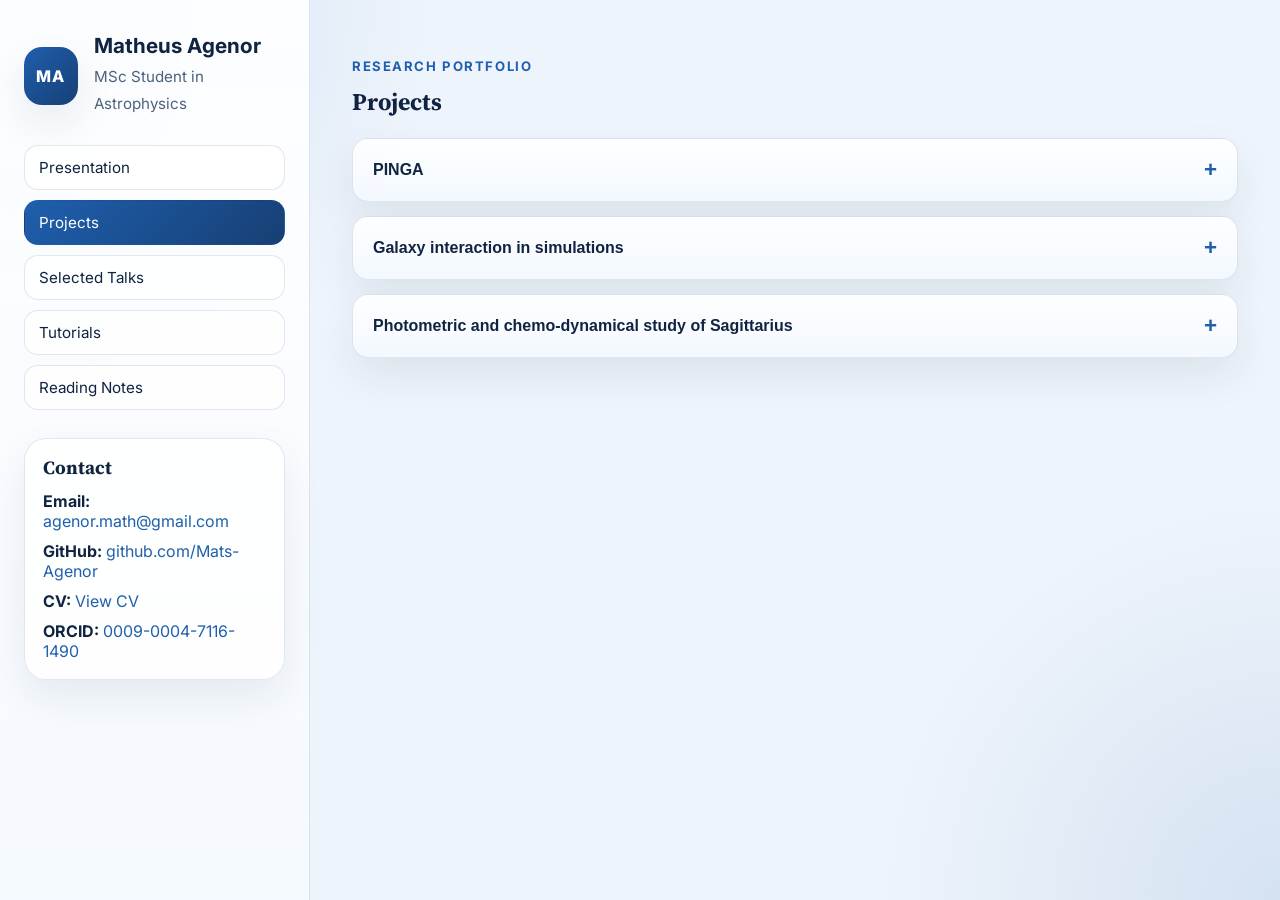
<file: projects.html>
<!DOCTYPE html>

<html lang="en">
<head>
<meta charset="utf-8"/>
<meta content="width=device-width, initial-scale=1.0" name="viewport"/>
<title>Matheus Agenor | My Website</title>
<meta content="Academic website of Matheus Agenor: research, projects, talks, tutorials, and paper notes." name="description"/>
<link href="https://fonts.googleapis.com" rel="preconnect"/>
<link crossorigin="" href="https://fonts.gstatic.com" rel="preconnect"/>
<link href="https://fonts.googleapis.com/css2?family=Inter:wght@400;500;600;700;800&amp;family=Source+Serif+4:wght@500;600;700&amp;display=swap" rel="stylesheet"/>
<link href="style.css" rel="stylesheet"/>
<style>
    .home-figure-stack {
      display: grid;
      gap: 1.25rem;
      align-content: start;
    }

    .feature-figure {
      background: #ffffff;
      border: 1px solid rgba(15, 23, 42, 0.08);
      border-radius: 18px;
      padding: 0.9rem;
      box-shadow: 0 16px 40px rgba(15, 23, 42, 0.08);
    }

    .feature-figure img,
    .paper-figure img {
      width: 100%;
      height: auto;
      display: block;
      border-radius: 12px;
    }

    .feature-figure figcaption,
    .paper-figure figcaption {
      margin-top: 0.8rem;
      font-size: 0.95rem;
      line-height: 1.6;
      color: #475569;
    }

    .feature-figure strong,
    .paper-figure strong {
      color: #0f172a;
    }

    .card-stack {
      display: grid;
      gap: 1.25rem;
      margin-top: 1.5rem;
    }

    .hero {
      align-items: start;
    }

    .hero-text {
      display: grid;
      align-content: start;
    }

    .paper-figure {
      margin: 1rem 0 1.5rem 0;
      background: #ffffff;
      border: 1px solid rgba(15, 23, 42, 0.08);
      border-radius: 18px;
      padding: 0.9rem;
    }

    .paper-note-grid {
      display: grid;
      gap: 1rem;
      margin-top: 1rem;
    }

    .paper-note-grid .mini-note {
      padding: 1rem 1.1rem;
      border-radius: 16px;
      background: #f8fafc;
      border: 1px solid rgba(15, 23, 42, 0.08);
    }

    .paper-note-grid .mini-note h4 {
      margin-bottom: 0.35rem;
      font-size: 1rem;
    }

    .reading-queue {
      margin-top: 1.5rem;
      padding: 1.2rem 1.25rem;
      border-radius: 18px;
      background: #f8fafc;
      border: 1px solid rgba(15, 23, 42, 0.08);
    }

    .reading-queue ul {
      margin: 0.75rem 0 0 1.15rem;
    }

    .reading-queue li + li {
      margin-top: 0.45rem;
    }

    @media (max-width: 960px) {
      .home-figure-stack {
        margin-top: 1.5rem;
      }
    }
  
    .paper-figure {
      margin: 1rem auto 1.5rem;
      max-width: 50%;
    }

    .paper-figure img {
      width: 100%;
      height: auto;
      display: block;
    }

    .paper-figure figcaption {
      margin-top: 0.55rem;
      font-size: 0.83rem;
      color: var(--muted);
      line-height: 1.55;
    }

    @media (max-width: 900px) {
      .paper-figure {
        max-width: 100%;
      }
    }
</style>
</head>
<body>
<div class="site-shell">
<aside class="sidebar">
<div class="brand">
<div class="brand-mark">MA</div>
<div>
<h1>Matheus Agenor</h1>
<p class="tagline">MSc Student in Astrophysics</p>
</div>
</div>
<nav aria-label="Primary navigation" class="side-nav">
<a class="nav-link" href="index.html">Presentation</a>
<a class="nav-link active" href="projects.html">Projects</a>
<a class="nav-link" href="talks.html">Selected Talks</a>
<a class="nav-link" href="tutorials.html">Tutorials</a>
<a class="nav-link" href="reading-notes.html">Reading Notes</a>
</nav>
<div class="sidebar-card">
<h3>Contact</h3>
<ul class="contact-list">
<li>
<strong>Email:</strong>
<a href="mailto:agenor.math@gmail.com">agenor.math@gmail.com</a>
</li>
<li>
<strong>GitHub:</strong>
<a href="https://github.com/Mats-Agenor" rel="noopener" target="_blank">github.com/Mats-Agenor</a>
</li>
<li>
<strong>CV:</strong>
<a href="https://drive.google.com/file/d/1F6uB24o6xT7NnqEJnRYLuzPEm368gAFy/view?usp=drive_link" rel="noopener" target="_blank">
              View CV
            </a>
</li>
<li>
<strong>ORCID:</strong>
<a href="https://orcid.org/0009-0004-7116-1490" rel="noopener" target="_blank">
              0009-0004-7116-1490
            </a>
</li>
</ul>
</div>
</aside>
<main class="content">
<section class="tab-panel active" id="projects">
<div class="section-header" id="projects-anchor">
<p class="eyebrow">Research Portfolio</p>
<h2>Projects</h2>
</div>
<div class="accordion">
<button class="accordion-toggle">
<span>PINGA</span>
<span class="plus">+</span>
</button>
<div class="accordion-panel">
<p>
              The Phase-coupled INterstellar Gas Accretion is is a( personal) project aims to apply
              a model to solve the interstellar medium using an EAGLE-like formalism, with cooling 
              by metallic species and feedback through SNIa, SNII, CSS, CCSN, AGB channels, stellar
             evolution, and (in the future) BH and AGN.
            </p>
</div>
<button class="accordion-toggle">
<span>Galaxy interaction in simulations</span>
<span class="plus">+</span>
</button>
<div class="accordion-panel">
<p>
              This project focuses on the direct comparison of galaxy interactions in cosmological
              and idealized simulations, with emphasis on how orbital configuration, gas content,
              and subgrid prescriptions affect star formation histories and structural evolution.
            </p>
</div>
<button class="accordion-toggle">
<span>Photometric and chemo-dynamical study of Sagittarius</span>
<span class="plus">+</span>
</button>
<div class="accordion-panel">
<p>
              This research investigates the Sagittarius system through photometric and dynamical
              methods, connecting stellar populations, chemical trends, and orbital evolution in
              order to better understand the assembly history of the Milky Way.
            </p>
</div>
</div>
</section>
</main>
</div>
<script src="script.js"></script>
</body>
</html>
</file>
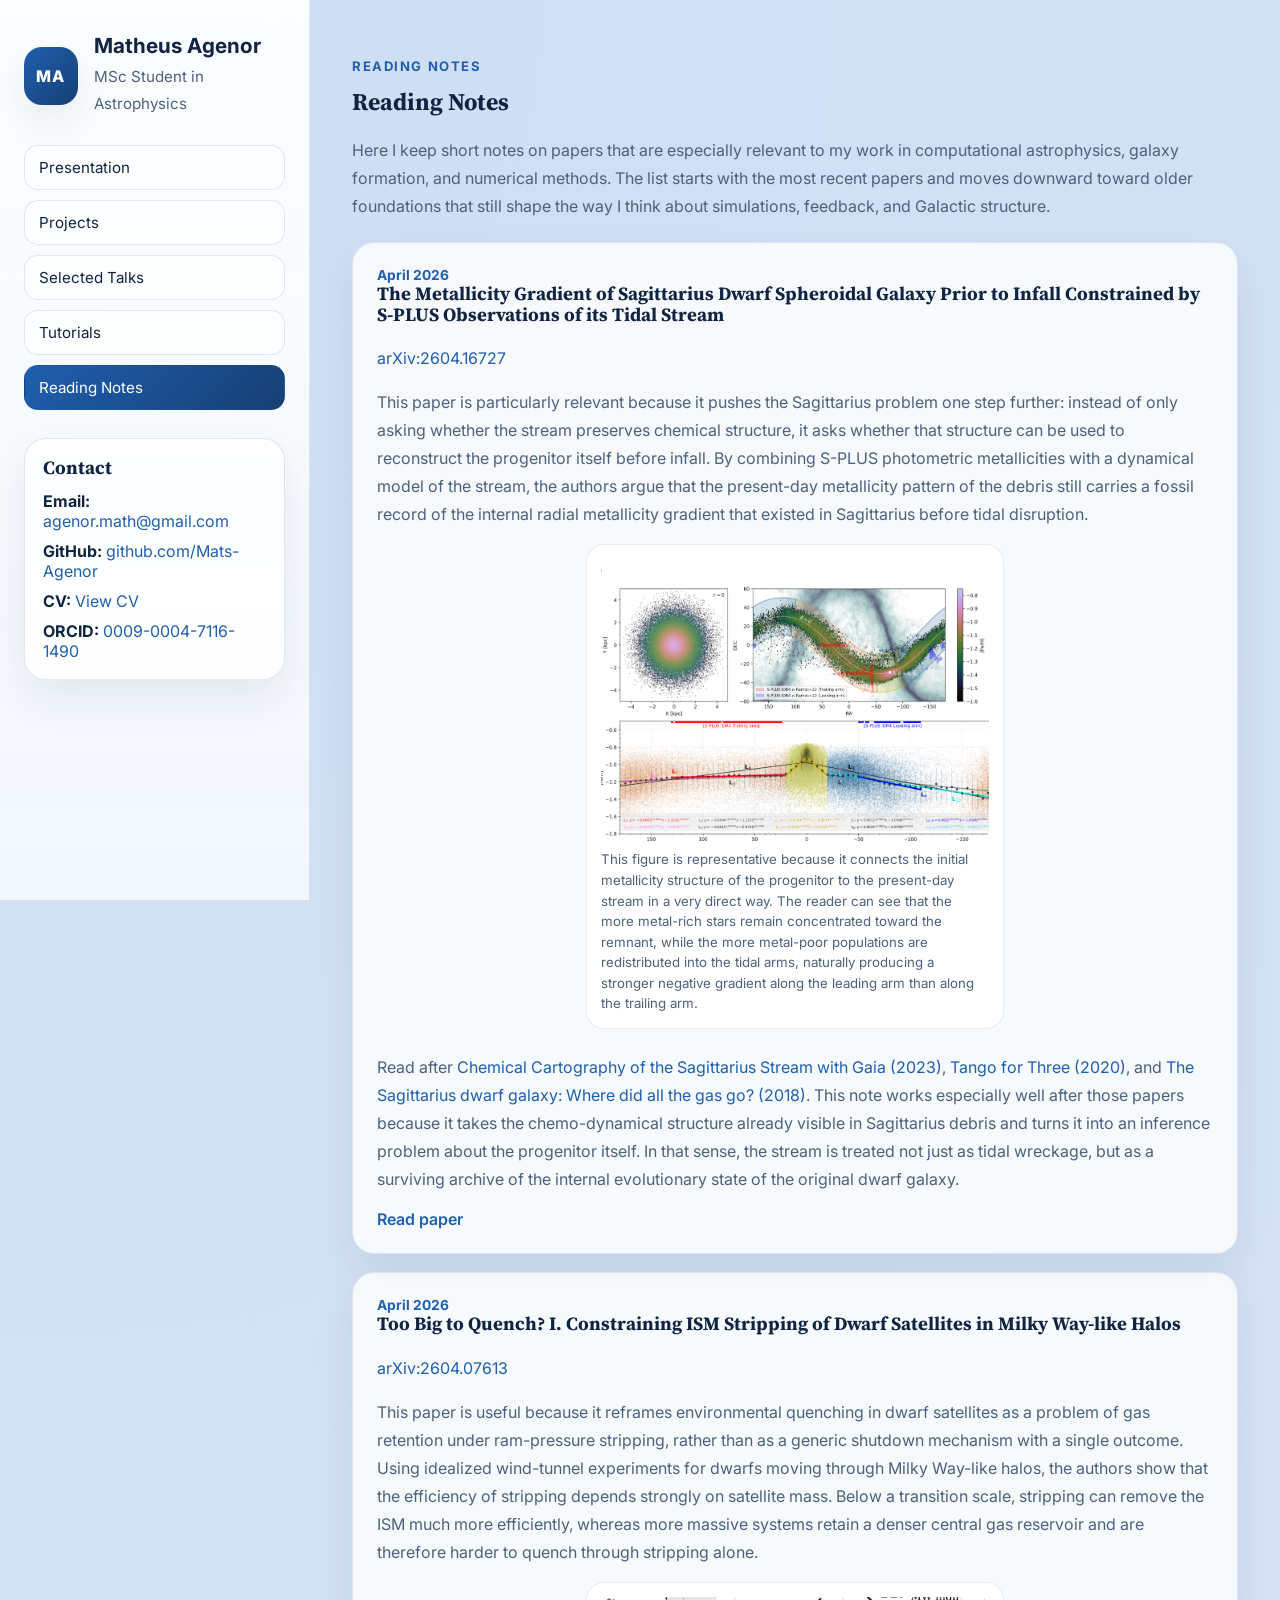
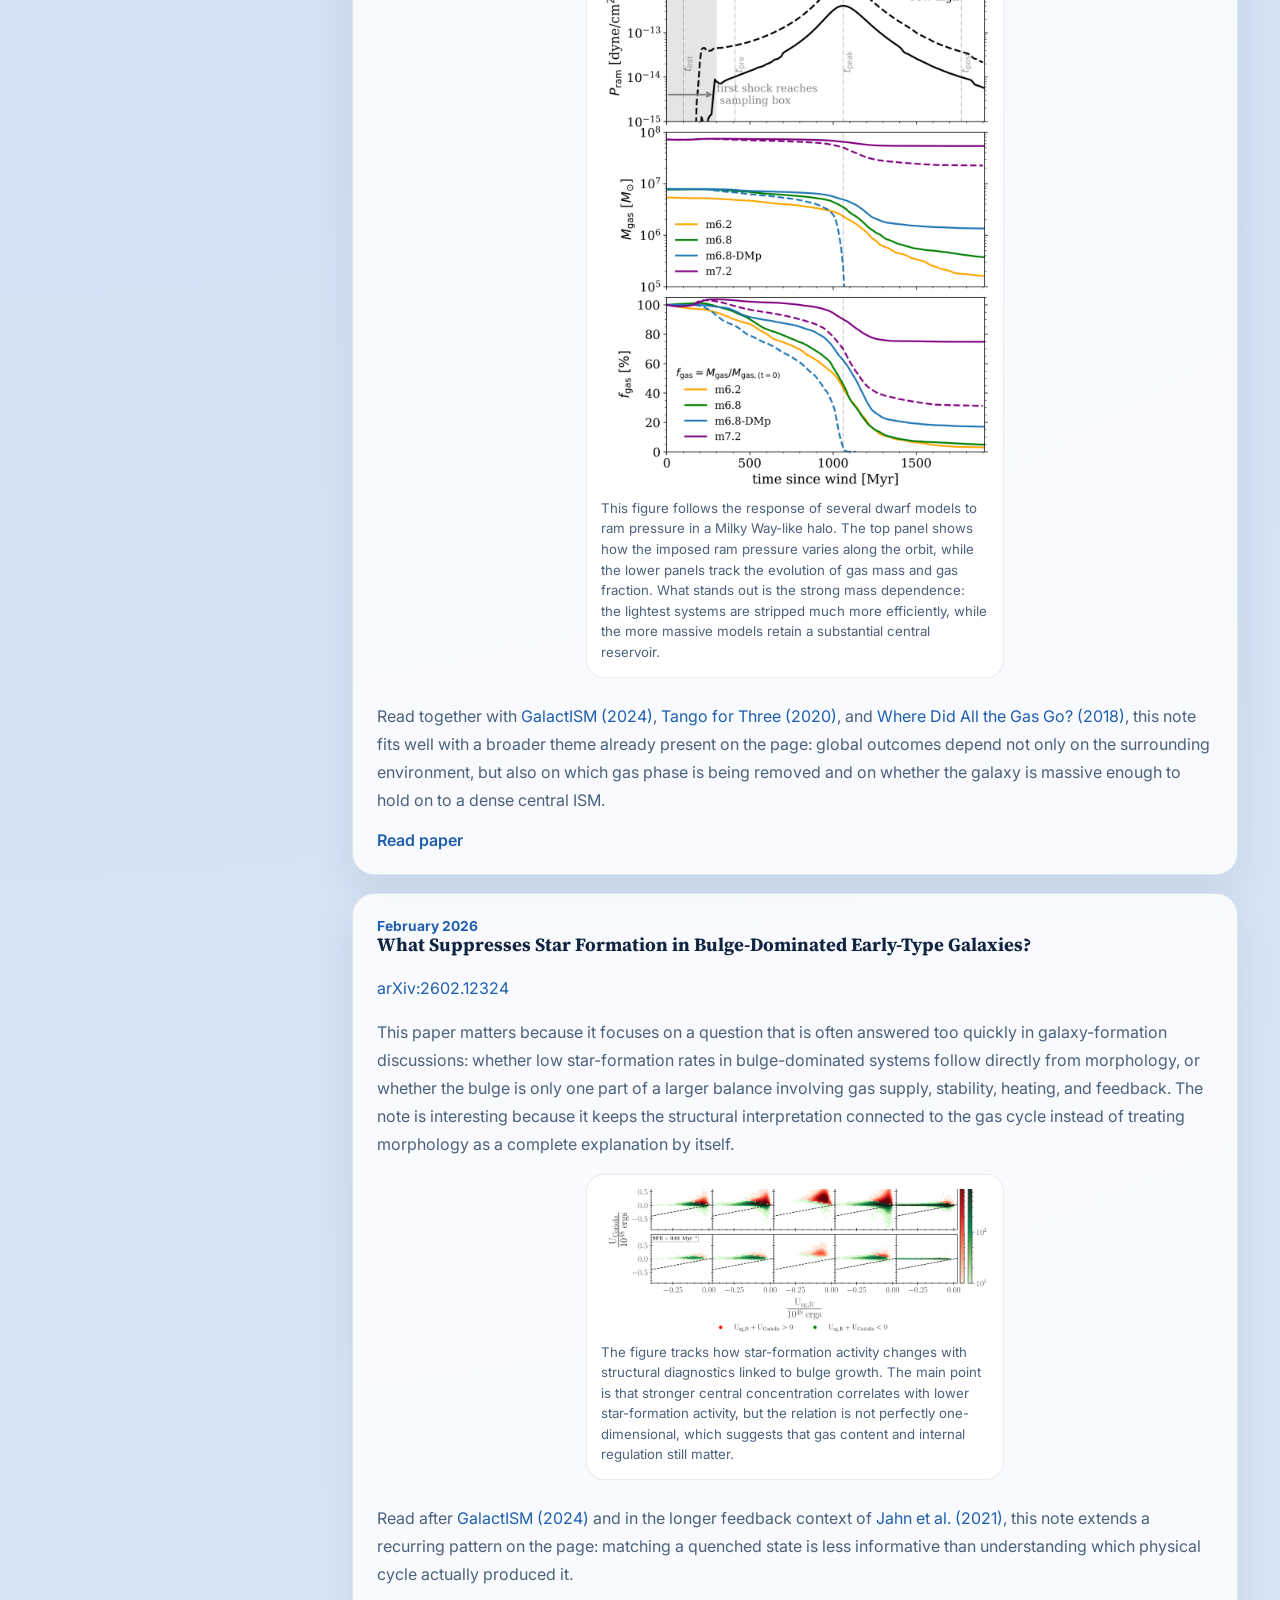
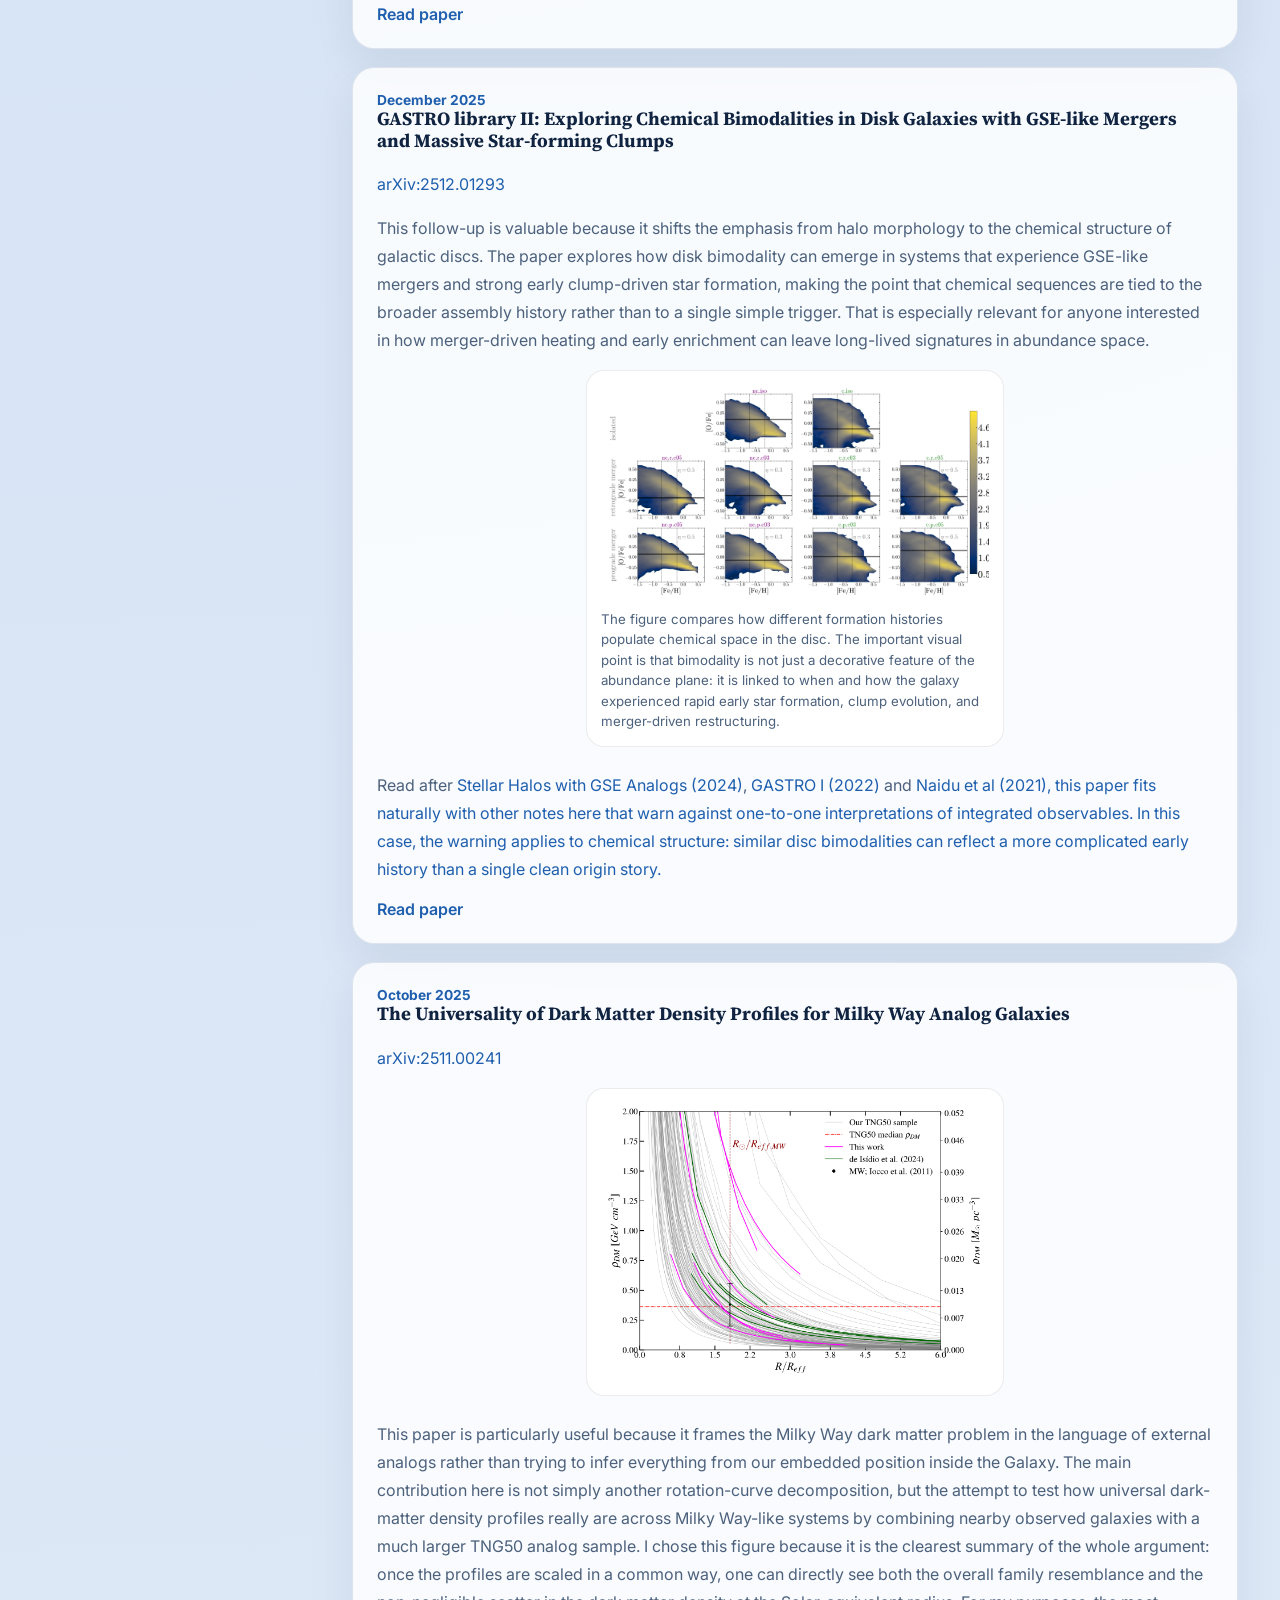
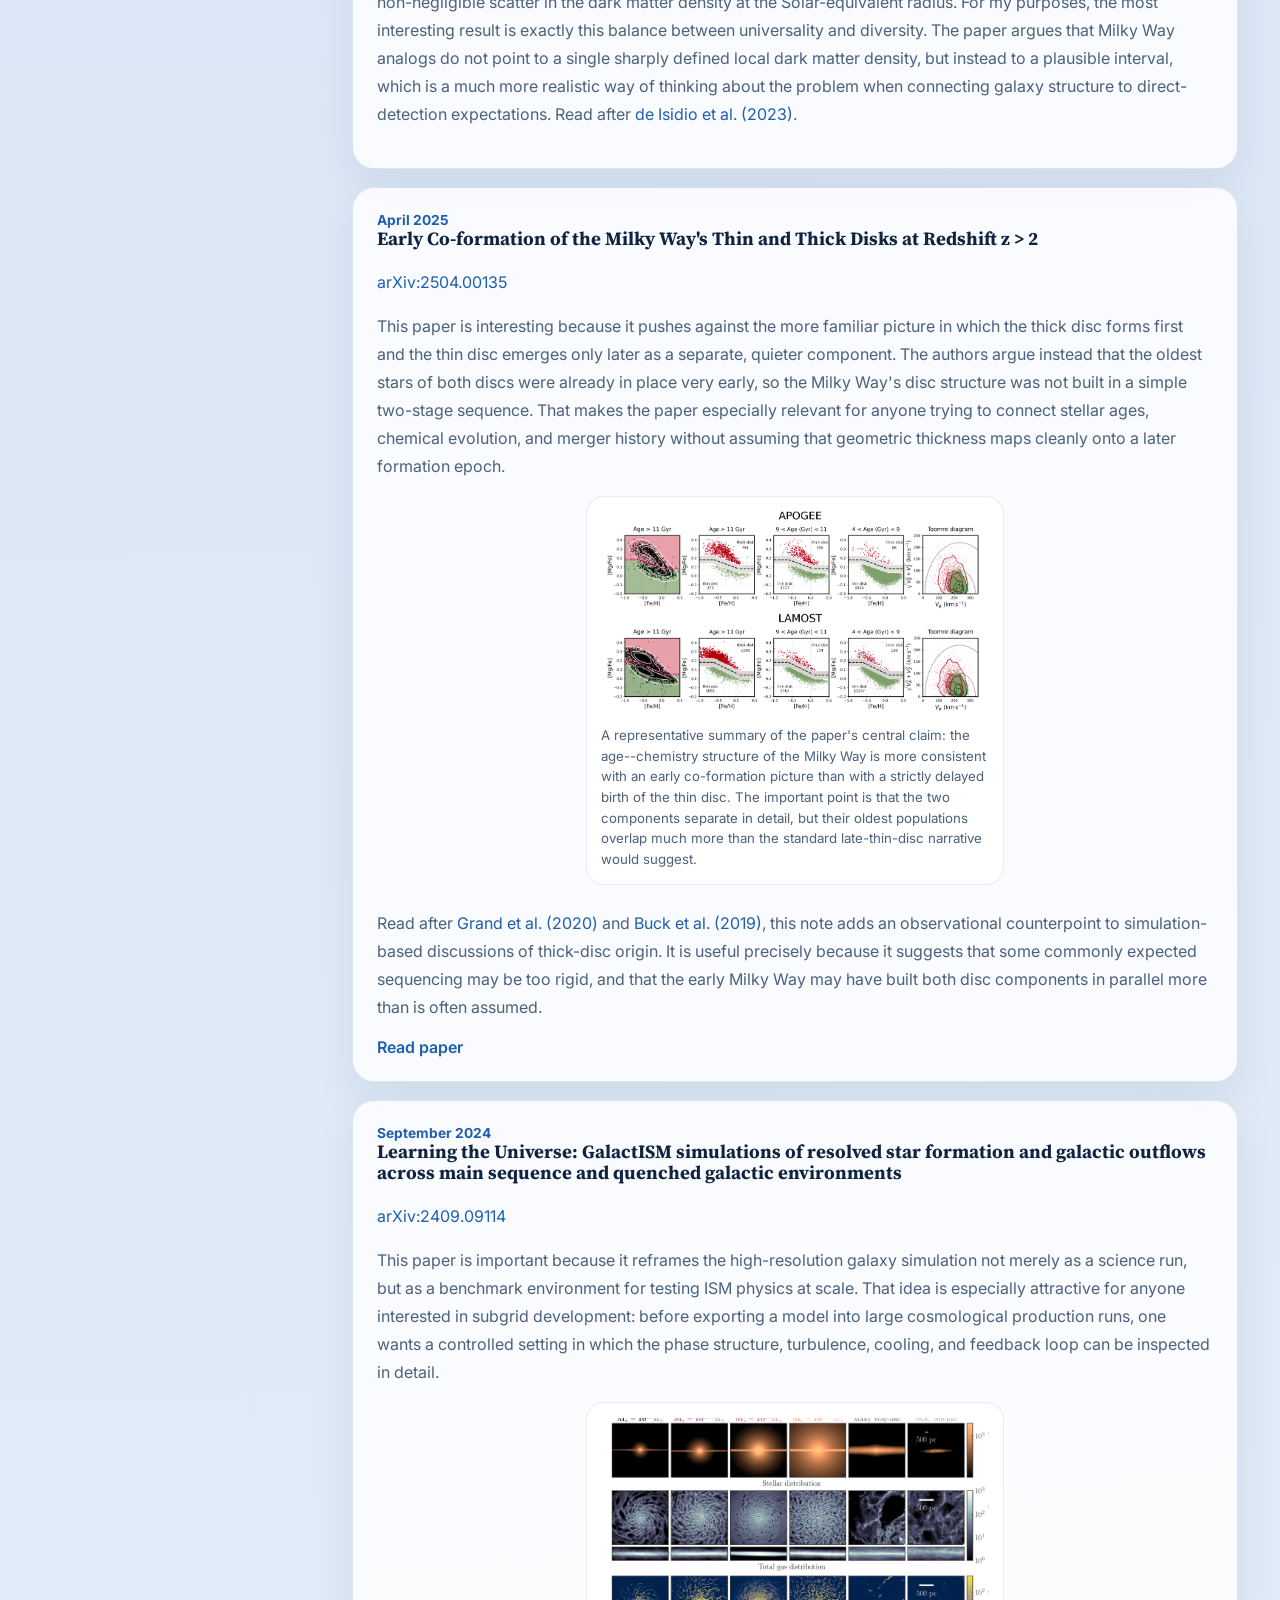
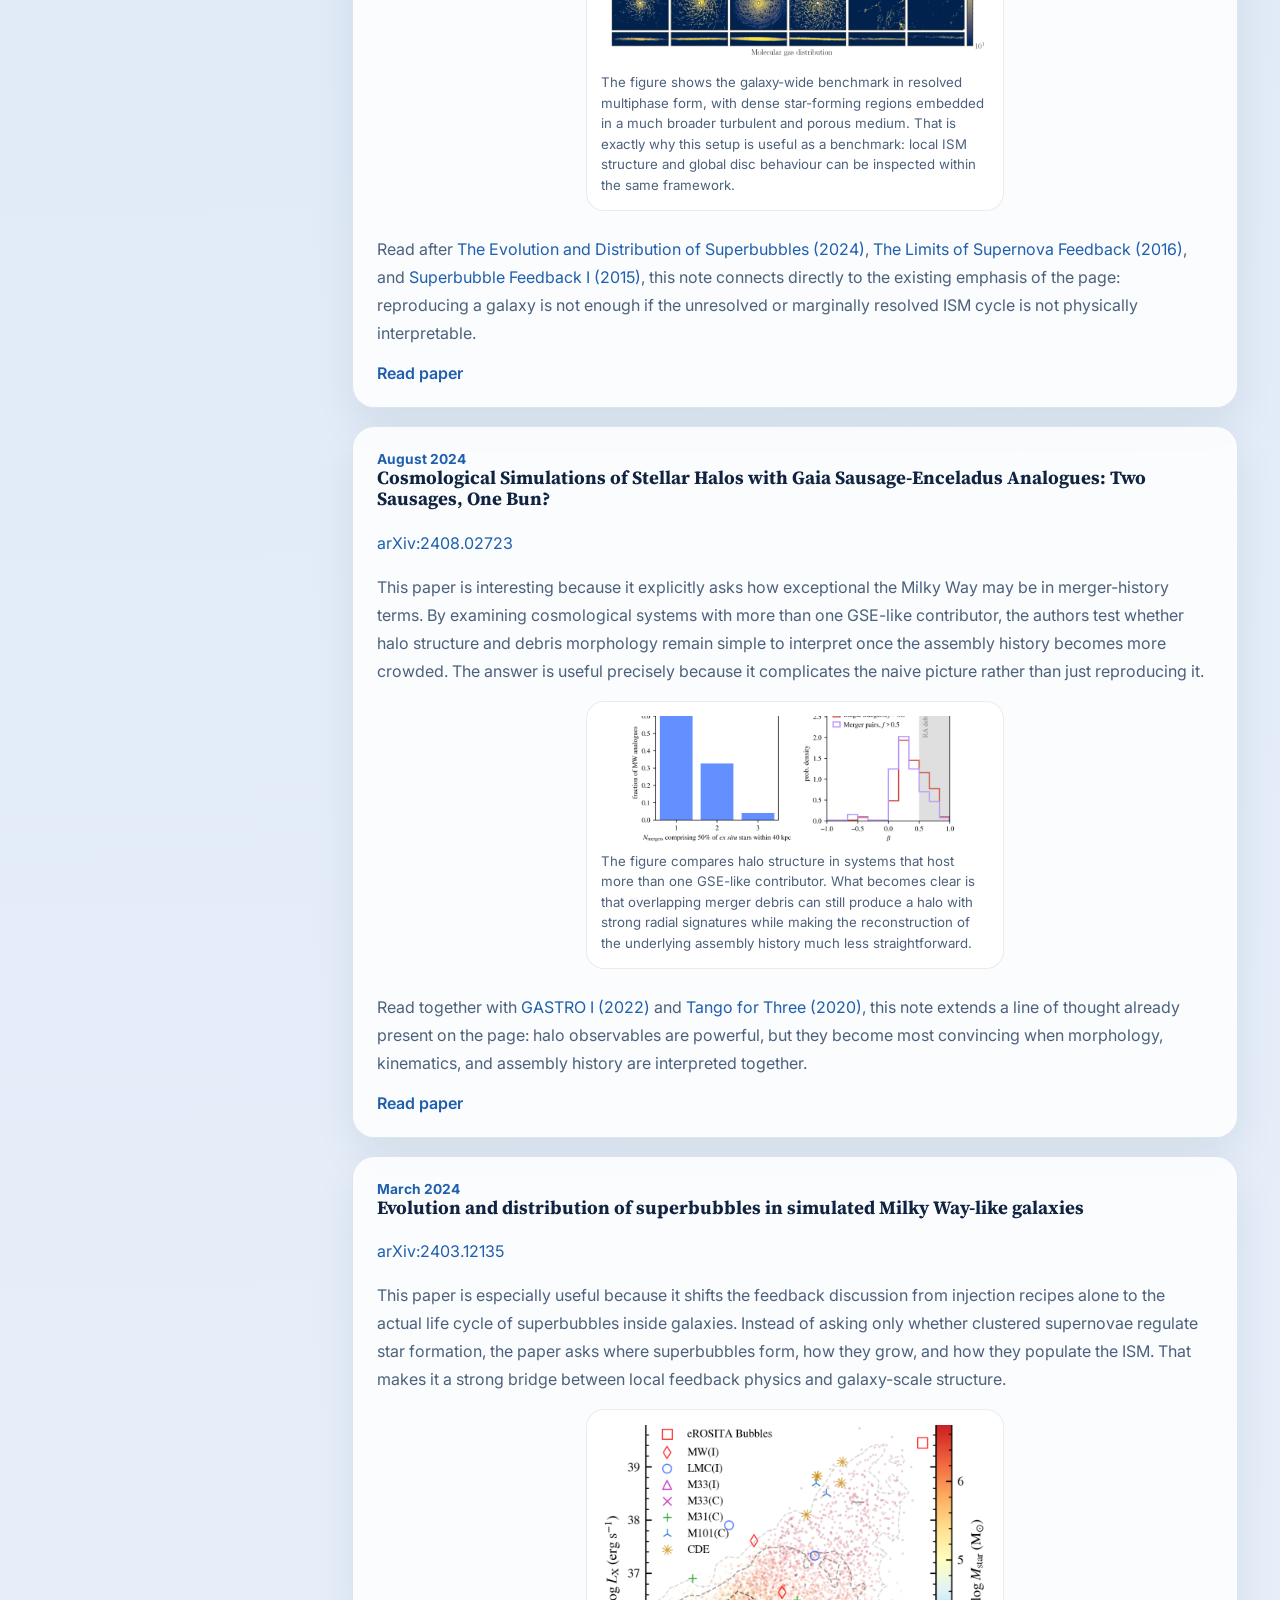
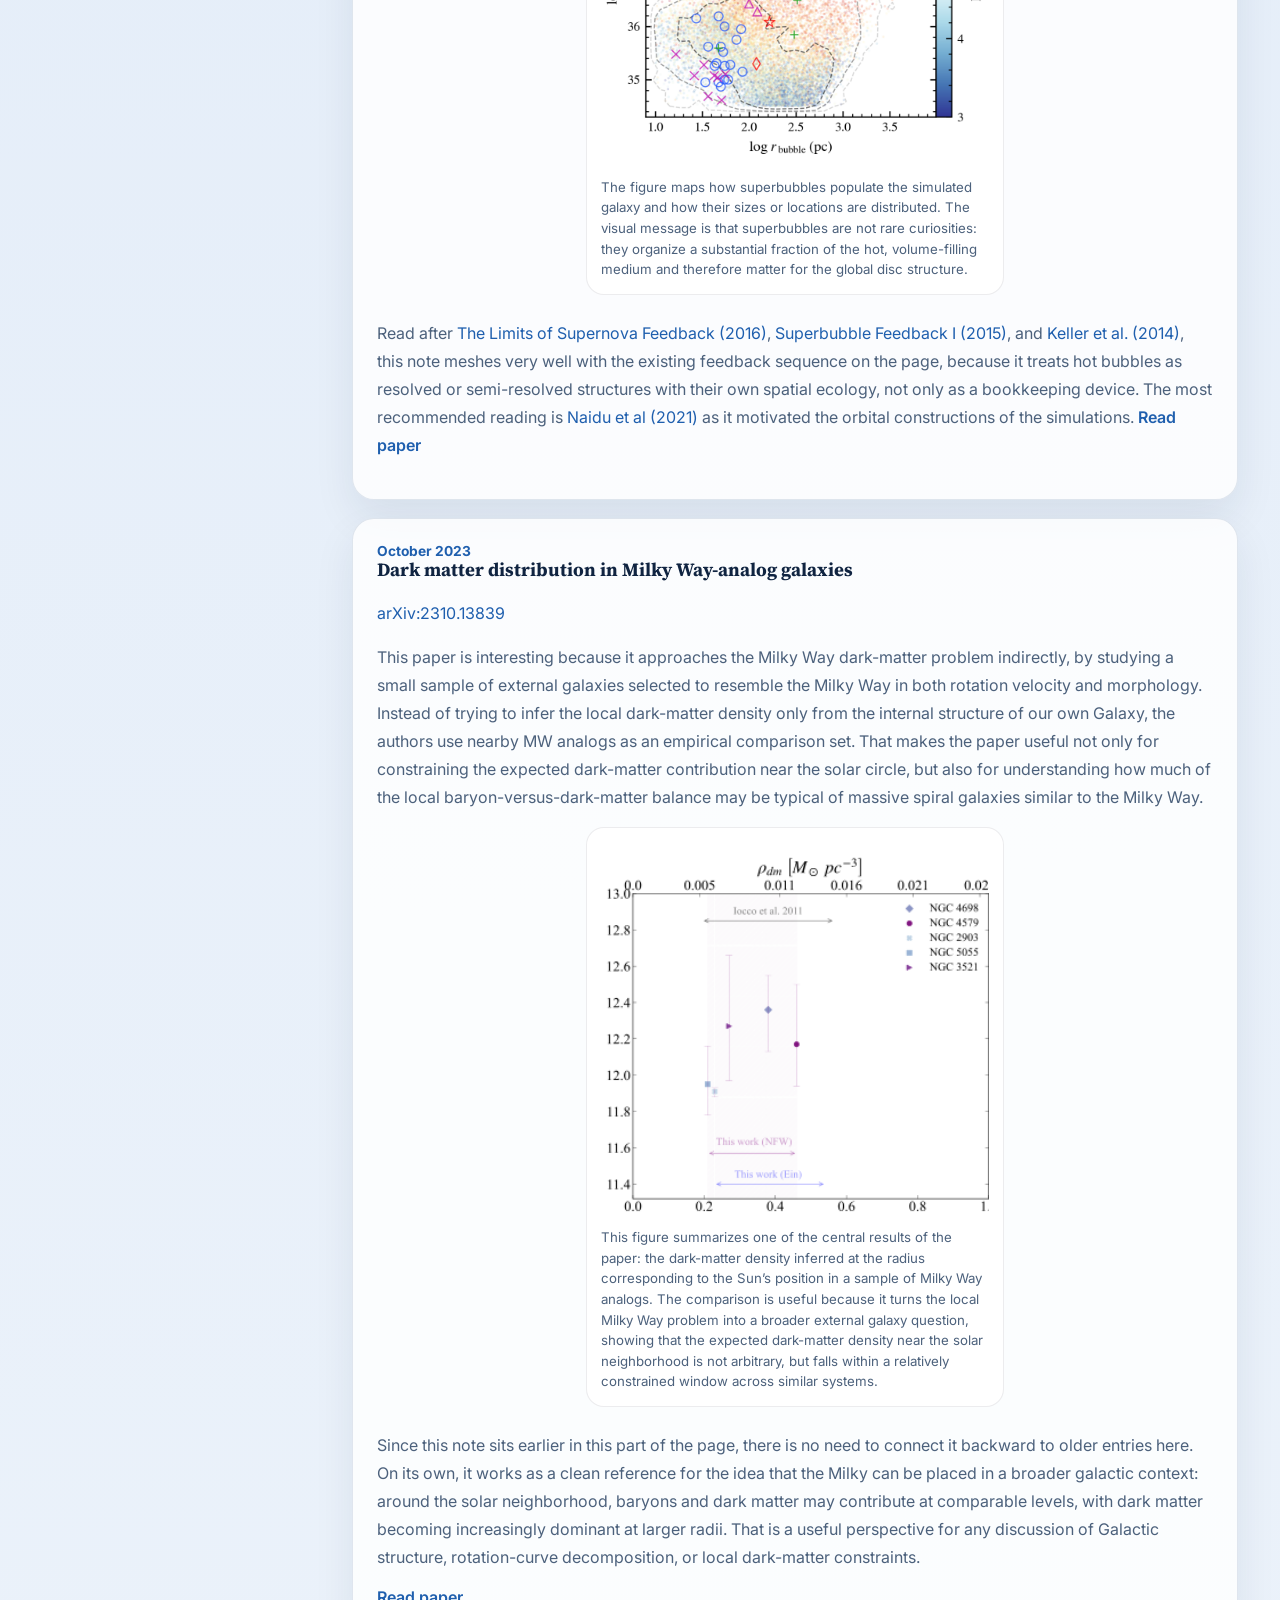
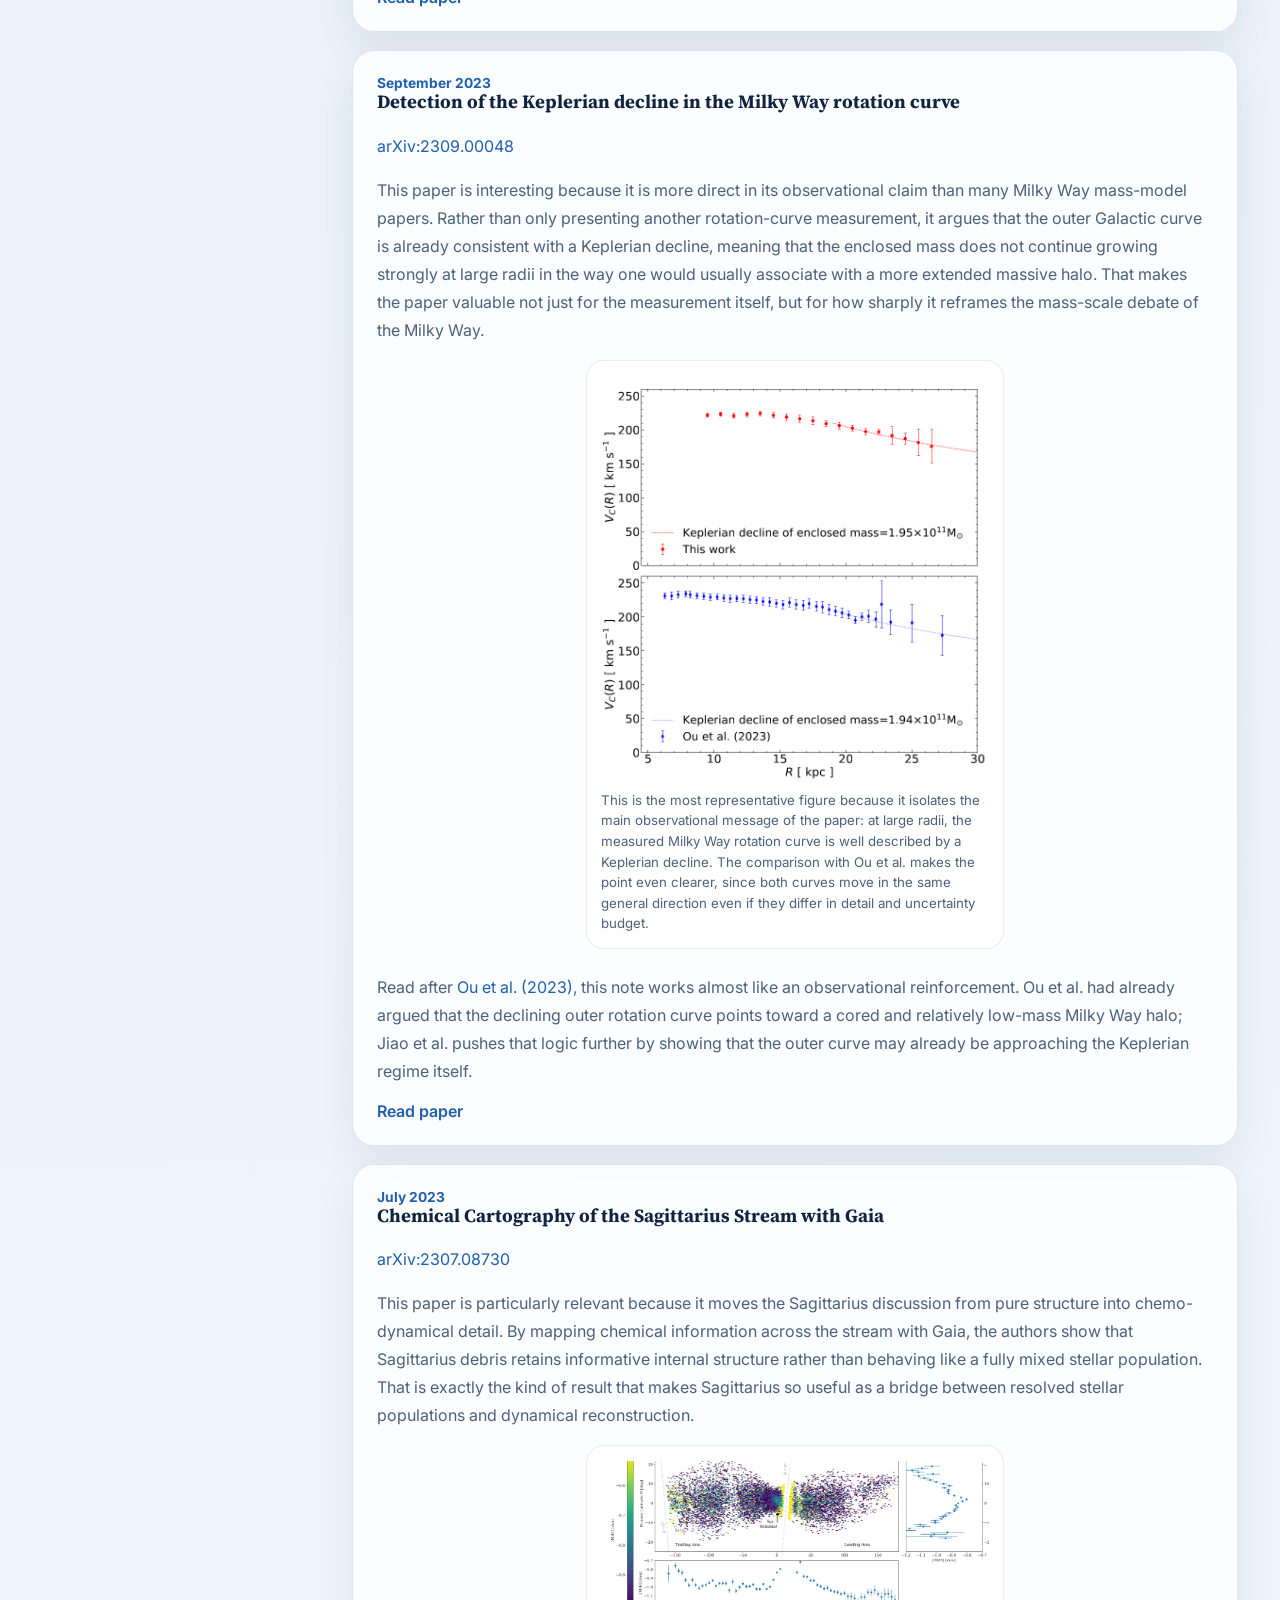
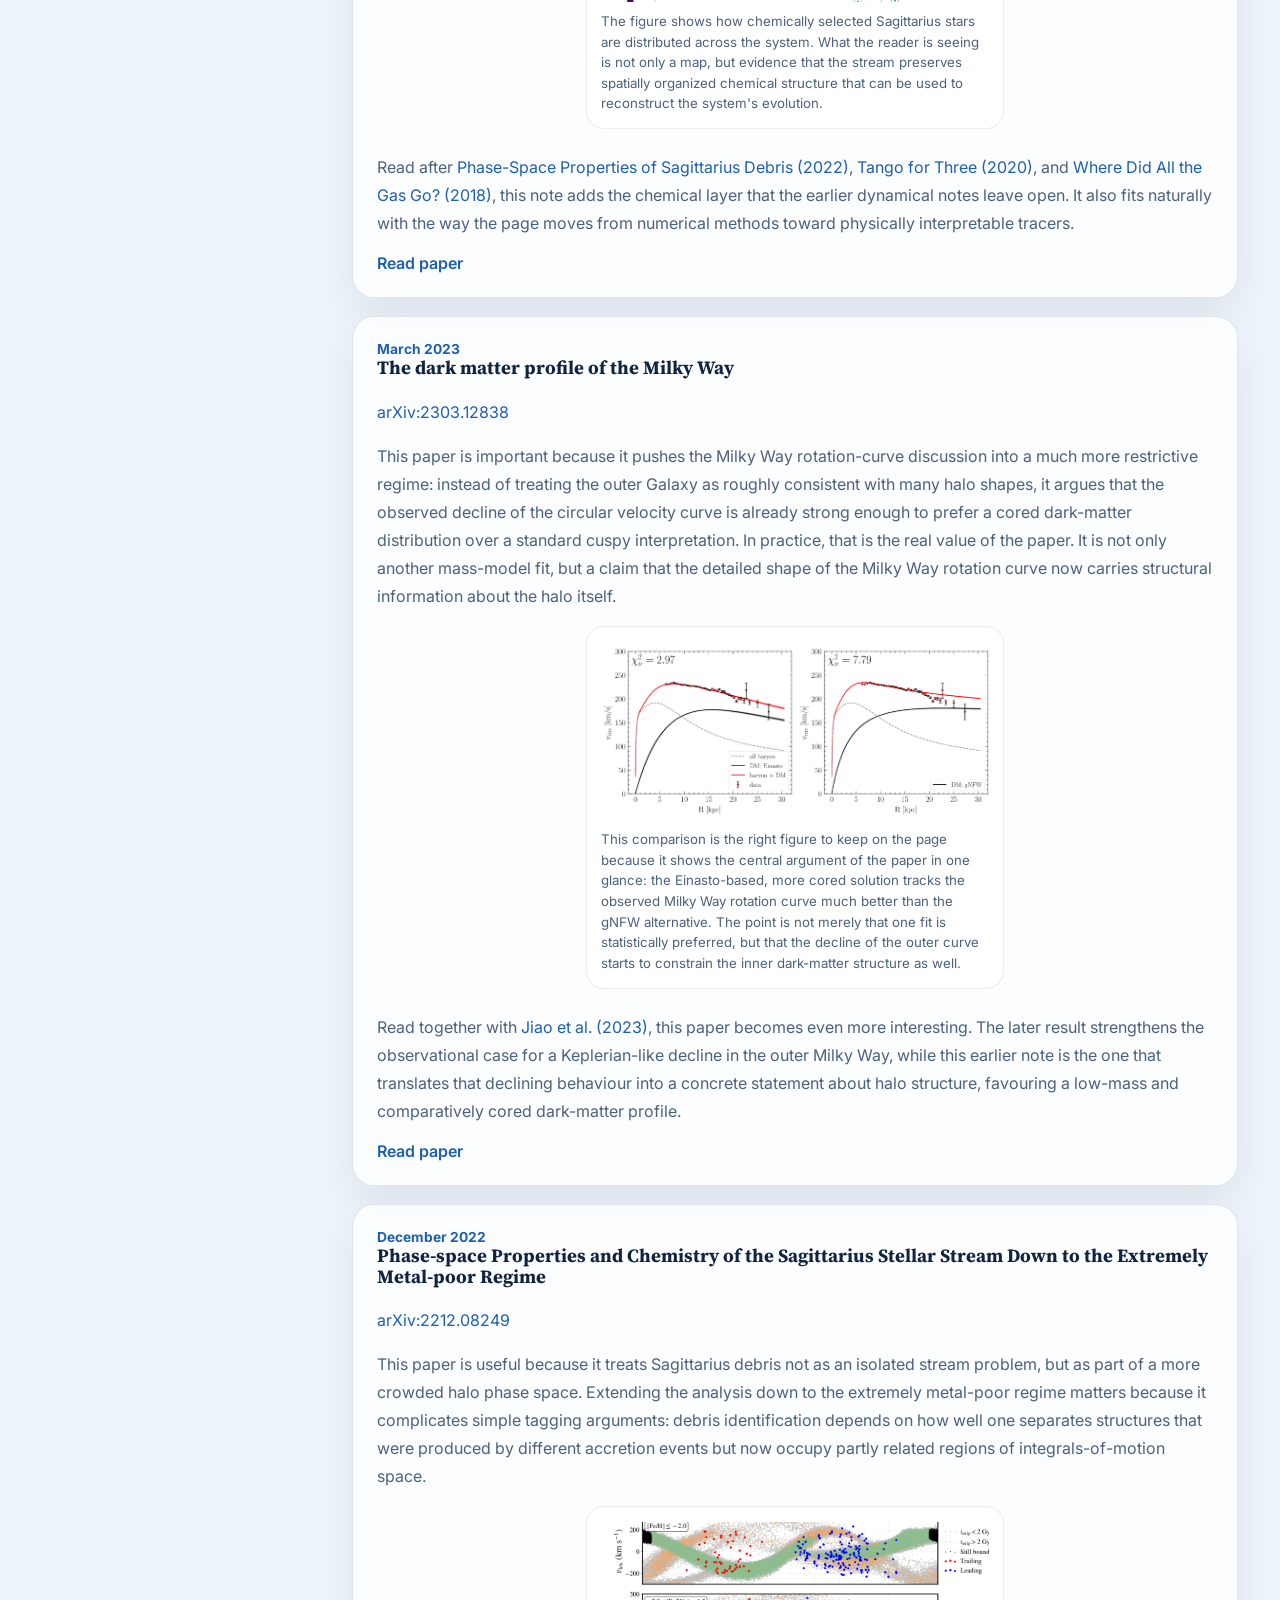
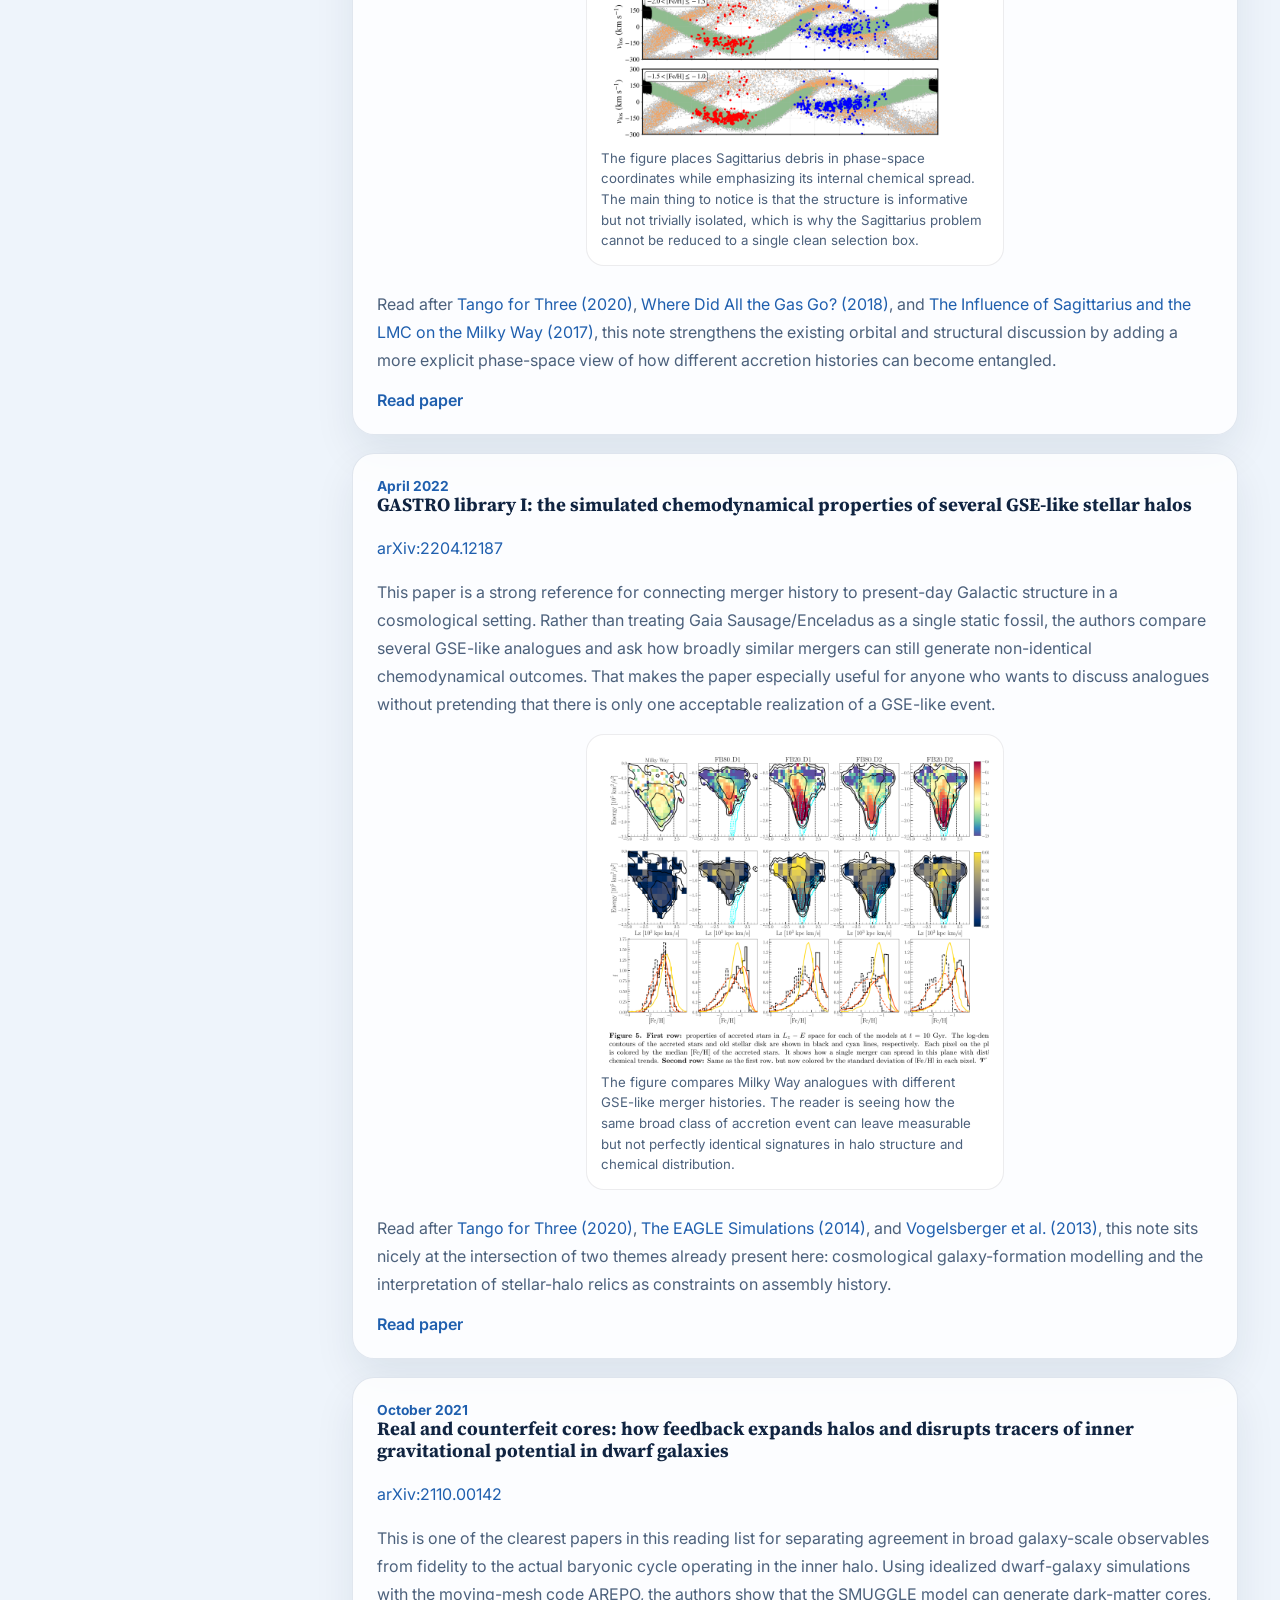
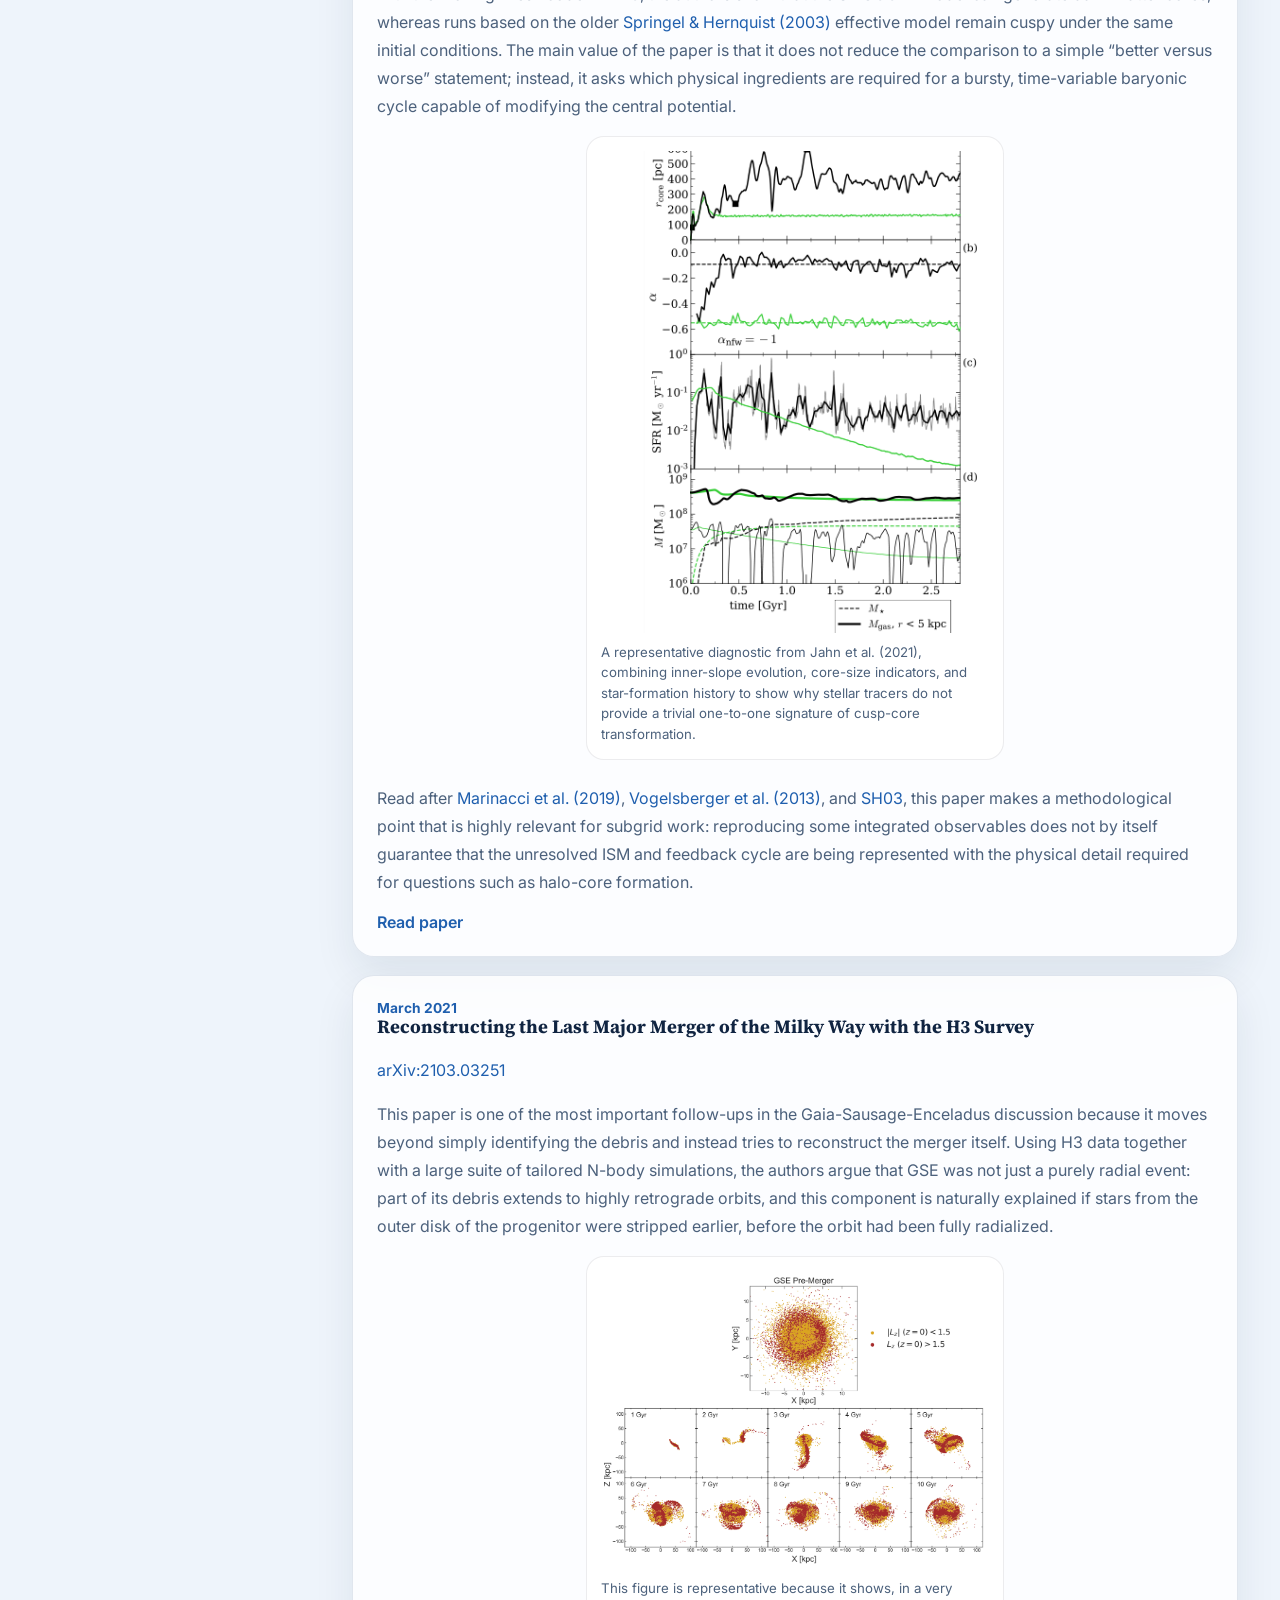
<file: reading-notes.html>
<!DOCTYPE html>

<html lang="en">
<head>
<meta charset="utf-8"/>
<meta content="width=device-width, initial-scale=1.0" name="viewport"/>
<title>Matheus Agenor | My Website</title>
<meta content="Academic website of Matheus Agenor: research, projects, talks, tutorials, and paper notes." name="description"/>
<link href="https://fonts.googleapis.com" rel="preconnect"/>
<link crossorigin="" href="https://fonts.gstatic.com" rel="preconnect"/>
<link href="https://fonts.googleapis.com/css2?family=Inter:wght@400;500;600;700;800&amp;family=Source+Serif+4:wght@500;600;700&amp;display=swap" rel="stylesheet"/>
<link href="style.css" rel="stylesheet"/>
<style>
    .home-figure-stack {
      display: grid;
      gap: 1.25rem;
      align-content: start;
    }

    .feature-figure {
      background: #ffffff;
      border: 1px solid rgba(15, 23, 42, 0.08);
      border-radius: 18px;
      padding: 0.9rem;
      box-shadow: 0 16px 40px rgba(15, 23, 42, 0.08);
    }

    .feature-figure img,
    .paper-figure img {
      width: 100%;
      height: auto;
      display: block;
      border-radius: 12px;
    }

    .feature-figure figcaption,
    .paper-figure figcaption {
      margin-top: 0.8rem;
      font-size: 0.95rem;
      line-height: 1.6;
      color: #475569;
    }

    .feature-figure strong,
    .paper-figure strong {
      color: #0f172a;
    }

    .card-stack {
      display: grid;
      gap: 1.25rem;
      margin-top: 1.5rem;
    }

    .hero {
      align-items: start;
    }

    .hero-text {
      display: grid;
      align-content: start;
    }

    .paper-figure {
      margin: 1rem 0 1.5rem 0;
      background: #ffffff;
      border: 1px solid rgba(15, 23, 42, 0.08);
      border-radius: 18px;
      padding: 0.9rem;
    }

    .paper-note-grid {
      display: grid;
      gap: 1rem;
      margin-top: 1rem;
    }

    .paper-note-grid .mini-note {
      padding: 1rem 1.1rem;
      border-radius: 16px;
      background: #f8fafc;
      border: 1px solid rgba(15, 23, 42, 0.08);
    }

    .paper-note-grid .mini-note h4 {
      margin-bottom: 0.35rem;
      font-size: 1rem;
    }

    .reading-queue {
      margin-top: 1.5rem;
      padding: 1.2rem 1.25rem;
      border-radius: 18px;
      background: #f8fafc;
      border: 1px solid rgba(15, 23, 42, 0.08);
    }

    .reading-queue ul {
      margin: 0.75rem 0 0 1.15rem;
    }

    .reading-queue li + li {
      margin-top: 0.45rem;
    }

    @media (max-width: 960px) {
      .home-figure-stack {
        margin-top: 1.5rem;
      }
    }
  
    .paper-figure {
      margin: 1rem auto 1.5rem;
      max-width: 50%;
    }

    .paper-figure img {
      width: 100%;
      height: auto;
      display: block;
    }

    .paper-figure figcaption {
      margin-top: 0.55rem;
      font-size: 0.83rem;
      color: var(--muted);
      line-height: 1.55;
    }

    @media (max-width: 900px) {
      .paper-figure {
        max-width: 100%;
      }
    }
</style>
</head>
<body>
<div class="site-shell">
<aside class="sidebar">
<div class="brand">
<div class="brand-mark">MA</div>
<div>
<h1>Matheus Agenor</h1>
<p class="tagline">MSc Student in Astrophysics</p>
</div>
</div>
<nav aria-label="Primary navigation" class="side-nav">
<a class="nav-link" href="index.html">Presentation</a>
<a class="nav-link" href="projects.html">Projects</a>
<a class="nav-link" href="talks.html">Selected Talks</a>
<a class="nav-link" href="tutorials.html">Tutorials</a>
<a class="nav-link active" href="reading-notes.html">Reading Notes</a>
</nav>
<div class="sidebar-card">
<h3>Contact</h3>
<ul class="contact-list">
<li>
<strong>Email:</strong>
<a href="mailto:agenor.math@gmail.com">agenor.math@gmail.com</a>
</li>
<li>
<strong>GitHub:</strong>
<a href="https://github.com/Mats-Agenor" rel="noopener" target="_blank">github.com/Mats-Agenor</a>
</li>
<li>
<strong>CV:</strong>
<a href="https://drive.google.com/file/d/1F6uB24o6xT7NnqEJnRYLuzPEm368gAFy/view?usp=drive_link" rel="noopener" target="_blank">
              View CV
            </a>
</li>
<li>
<strong>ORCID:</strong>
<a href="https://orcid.org/0009-0004-7116-1490" rel="noopener" target="_blank">
              0009-0004-7116-1490
            </a>
</li>
</ul>
</div>
</aside>

<main class="content">
<section class="tab-panel active" id="reading-notes">
  <div class="section-header" id="reading-notes-anchor">
    <p class="eyebrow">Reading Notes</p>
    <h2>Reading Notes</h2>
    <p>
      Here I keep short notes on papers that are especially relevant to my work in
      computational astrophysics, galaxy formation, and numerical methods. The list
      starts with the most recent papers and moves downward toward older foundations
      that still shape the way I think about simulations, feedback, and Galactic structure.
    </p>
  </div>

  <div class="blog-list">
   <article class="blog-card" id="paper-sgr-metallicity-gradient-2026">
  <div class="blog-date">April 2026</div>
  <h3>The Metallicity Gradient of Sagittarius Dwarf Spheroidal Galaxy Prior to Infall Constrained by S-PLUS Observations of its Tidal Stream</h3>
  <p class="paper-ref">
    <a href="https://arxiv.org/abs/2604.16727" target="_blank" rel="noopener">arXiv:2604.16727</a>
  </p>
  <p>
    This paper is particularly relevant because it pushes the Sagittarius problem one step further:
    instead of only asking whether the stream preserves chemical structure, it asks whether that
    structure can be used to reconstruct the progenitor itself before infall. By combining S-PLUS
    photometric metallicities with a dynamical model of the stream, the authors argue that the
    present-day metallicity pattern of the debris still carries a fossil record of the internal
    radial metallicity gradient that existed in Sagittarius before tidal disruption.
  </p>
  <figure class="paper-figure">
    <img src="2026_sgr_metallicity_gradient_fig4.png" alt="Simulated metallicity gradient along the Sagittarius stream linking the progenitor radial metallicity profile to the present-day leading and trailing arms.">
    <figcaption>
      This figure is representative because it connects the initial metallicity structure of the
      progenitor to the present-day stream in a very direct way. The reader can see that the more
      metal-rich stars remain concentrated toward the remnant, while the more metal-poor populations
      are redistributed into the tidal arms, naturally producing a stronger negative gradient along
      the leading arm than along the trailing arm.
    </figcaption>
  </figure>
  <p>
    Read after <a href="#paper-chemical-cartography-2023">Chemical Cartography of the Sagittarius
    Stream with Gaia (2023)</a>, <a href="#paper-tango-2020">Tango for Three (2020)</a>, and
    <a href="#paper-where-gas-2018">The Sagittarius dwarf galaxy: Where did all the gas go? (2018)</a>.
    This note works especially well after those papers because it takes the chemo-dynamical
    structure already visible in Sagittarius debris and turns it into an inference problem about
    the progenitor itself. In that sense, the stream is treated not just as tidal wreckage, but as
    a surviving archive of the internal evolutionary state of the original dwarf galaxy.
  </p>
  <a class="text-link" href="https://arxiv.org/abs/2604.16727" target="_blank" rel="noopener">Read paper</a>
</article>
    <article class="blog-card" id="paper-too-big-to-quench-2026">
      <div class="blog-date">April 2026</div>
      <h3>Too Big to Quench? I. Constraining ISM Stripping of Dwarf Satellites in Milky Way-like Halos</h3>
      <p class="paper-ref">
        <a href="https://arxiv.org/abs/2604.07613" target="_blank" rel="noopener">arXiv:2604.07613</a>
      </p>
      <p>
        This paper is useful because it reframes environmental quenching in dwarf satellites as a
        problem of gas retention under ram-pressure stripping, rather than as a generic shutdown
        mechanism with a single outcome. Using idealized wind-tunnel experiments for dwarfs moving
        through Milky Way-like halos, the authors show that the efficiency of stripping depends
        strongly on satellite mass. Below a transition scale, stripping can remove the ISM much
        more efficiently, whereas more massive systems retain a denser central gas reservoir and are
        therefore harder to quench through stripping alone.
      </p>
      <figure class="paper-figure">
        <img src="2026_too_big_to_quench.png" alt="Gas stripping histories for dwarf satellites with different masses in Too Big to Quench.">
        <figcaption>
          This figure follows the response of several dwarf models to ram pressure in a Milky
          Way-like halo. The top panel shows how the imposed ram pressure varies along the orbit,
          while the lower panels track the evolution of gas mass and gas fraction. What stands out
          is the strong mass dependence: the lightest systems are stripped much more efficiently,
          while the more massive models retain a substantial central reservoir.
        </figcaption>
      </figure>
      <p>
        Read together with <a href="#paper-galactism-2024">GalactISM (2024)</a>,
        <a href="#paper-tango-2020">Tango for Three (2020)</a>, and
        <a href="#paper-where-gas-2018">Where Did All the Gas Go? (2018)</a>, this note fits well
        with a broader theme already present on the page: global outcomes depend not only on the
        surrounding environment, but also on which gas phase is being removed and on whether the
        galaxy is massive enough to hold on to a dense central ISM.
      </p>
      <a class="text-link" href="https://arxiv.org/abs/2604.07613" target="_blank" rel="noopener">Read paper</a>
    </article>

    <article class="blog-card" id="paper-bulge-quenching-2026">
      <div class="blog-date">February 2026</div>
      <h3>What Suppresses Star Formation in Bulge-Dominated Early-Type Galaxies?</h3>
      <p class="paper-ref">
        <a href="https://arxiv.org/abs/2602.12324" target="_blank" rel="noopener">arXiv:2602.12324</a>
      </p>
      <p>
        This paper matters because it focuses on a question that is often answered too quickly in
        galaxy-formation discussions: whether low star-formation rates in bulge-dominated systems
        follow directly from morphology, or whether the bulge is only one part of a larger balance
        involving gas supply, stability, heating, and feedback. The note is interesting because it
        keeps the structural interpretation connected to the gas cycle instead of treating morphology
        as a complete explanation by itself.
      </p>
      <figure class="paper-figure">
        <img src="2026_bulge_quenching.png" alt="Figure from the bulge quenching paper showing star-formation suppression across structural indicators.">
        <figcaption>
          The figure tracks how star-formation activity changes with structural diagnostics linked to
          bulge growth. The main point is that stronger central concentration correlates with lower
          star-formation activity, but the relation is not perfectly one-dimensional, which suggests
          that gas content and internal regulation still matter.
        </figcaption>
      </figure>
      <p>
        Read after <a href="#paper-galactism-2024">GalactISM (2024)</a> and in the longer feedback
        context of <a href="#paper-jahn-2021">Jahn et al. (2021)</a>, this note extends a recurring
        pattern on the page: matching a quenched state is less informative than understanding which
        physical cycle actually produced it.
      </p>
      <a class="text-link" href="https://arxiv.org/abs/2602.12324" target="_blank" rel="noopener">Read paper</a>
    </article>

    <article class="blog-card" id="paper-gastro2-2025">
      <div class="blog-date">December 2025</div>
      <h3>GASTRO library II: Exploring Chemical Bimodalities in Disk Galaxies with GSE-like Mergers and Massive Star-forming Clumps</h3>
      <p class="paper-ref">
        <a href="https://arxiv.org/abs/2512.01293" target="_blank" rel="noopener">arXiv:2512.01293</a>
      </p>
      <p>
        This follow-up is valuable because it shifts the emphasis from halo morphology to the
        chemical structure of galactic discs. The paper explores how disk bimodality can emerge in
        systems that experience GSE-like mergers and strong early clump-driven star formation,
        making the point that chemical sequences are tied to the broader assembly history rather
        than to a single simple trigger. That is especially relevant for anyone interested in how
        merger-driven heating and early enrichment can leave long-lived signatures in abundance space.
      </p>
      <figure class="paper-figure">
        <img src="2025_gastro2_eccentric_haloes.png" alt="Chemical bimodality diagnostics from GASTRO II.">
        <figcaption>
          The figure compares how different formation histories populate chemical space in the disc.
          The important visual point is that bimodality is not just a decorative feature of the
          abundance plane: it is linked to when and how the galaxy experienced rapid early star
          formation, clump evolution, and merger-driven restructuring.
        </figcaption>
      </figure>
      <p>
        Read after <a href="#paper-stellar-haloes-gse-2024">Stellar Halos with GSE Analogs (2024)</a>,
        <a href="#paper-gastro1-2022">GASTRO I (2022)</a> and <a href="#paper-naidu-2021">Naidu et al (2021)<a>, 
        this paper fits naturally with other notes here that warn against one-to-one interpretations of integrated observables.
        In this case, the warning applies to chemical structure: similar disc bimodalities can reflect a
        more complicated early history than a single clean origin story.
      </p>
      <a class="text-link" href="https://arxiv.org/abs/2512.01293" target="_blank" rel="noopener">Read paper</a>
    </article>
<article class="blog-card" id="paper-2511-00241">
  <div class="blog-date">October 2025</div>
  <h3>The Universality of Dark Matter Density Profiles for Milky Way Analog Galaxies</h3>
  <p class="paper-ref">
    <a href="https://arxiv.org/abs/2511.00241" rel="noopener" target="_blank">arXiv:2511.00241</a>
  </p>
  <div class="paper-figure">
    <img src="2025_dm_density_profiles_mw_analogs_fig6.png" alt="Representative figure from The Universality of Dark Matter Density Profiles for Milky Way Analog Galaxies">
  </div>
  <p>
    This paper is particularly useful because it frames the Milky Way dark matter problem in the language of external analogs 
    rather than trying to infer everything from our embedded position inside the Galaxy. The main contribution here is not simply 
    another rotation-curve decomposition, but the attempt to test how universal dark-matter density profiles really are across 
    Milky Way-like systems by combining nearby observed galaxies with a much larger TNG50 analog sample. I chose this figure because
    it is the clearest summary of the whole argument: once the profiles are scaled in a common way, one can directly see both the overall 
    family resemblance and the non-negligible scatter in the dark matter density at the Solar-equivalent radius. For my purposes, 
    the most interesting result is exactly this balance between universality and diversity. The paper argues that Milky Way analogs do not 
    point to a single sharply defined local dark matter density, but instead to a plausible interval, which is a much more realistic way of 
    thinking about the problem when connecting galaxy structure to direct-detection expectations.
    Read after <a href=#paper-dm-mw-analogs-2023">de Isidio et al. (2023)</a>. 
  </p>
</article>
            
<article class="blog-card" id="paper-early-coformation-2025">
  <div class="blog-date">April 2025</div>
  <h3>Early Co-formation of the Milky Way's Thin and Thick Disks at Redshift z > 2</h3>
  <p class="paper-ref">
    <a href="https://arxiv.org/abs/2504.00135" target="_blank" rel="noopener">arXiv:2504.00135</a>
  </p>
  <p>
    This paper is interesting because it pushes against the more familiar picture in which the
    thick disc forms first and the thin disc emerges only later as a separate, quieter component.
    The authors argue instead that the oldest stars of both discs were already in place very early,
    so the Milky Way's disc structure was not built in a simple two-stage sequence. That makes the
    paper especially relevant for anyone trying to connect stellar ages, chemical evolution, and
    merger history without assuming that geometric thickness maps cleanly onto a later formation epoch.
  </p>
  <figure class="paper-figure">
    <img src="2025_early_coformation_thick_thin_disk.png" alt="Age and chemical trends illustrating the early co-formation of the Milky Way thin and thick discs.">
    <figcaption>
      A representative summary of the paper's central claim: the age--chemistry structure of the
      Milky Way is more consistent with an early co-formation picture than with a strictly delayed
      birth of the thin disc. The important point is that the two components separate in detail,
      but their oldest populations overlap much more than the standard late-thin-disc narrative would suggest.
    </figcaption>
  </figure>
  <p>
    Read after <a href="#paper-grand-auriga-2020">Grand et al. (2020)</a> and
    <a href="#paper-buck-thickdisc-2019">Buck et al. (2019)</a>, this note adds an observational
    counterpoint to simulation-based discussions of thick-disc origin. It is useful precisely because
    it suggests that some commonly expected sequencing may be too rigid, and that the early Milky Way
    may have built both disc components in parallel more than is often assumed.
  </p>
  <a class="text-link" href="https://arxiv.org/abs/2504.00135" target="_blank" rel="noopener">Read paper</a>
</article>

    <article class="blog-card" id="paper-galactism-2024">
      <div class="blog-date">September 2024</div>
      <h3>Learning the Universe: GalactISM simulations of resolved star formation and galactic outflows across main sequence and quenched galactic environments</h3>
      <p class="paper-ref">
        <a href="https://arxiv.org/abs/2409.09114" target="_blank" rel="noopener">arXiv:2409.09114</a>
      </p>
      <p>
        This paper is important because it reframes the high-resolution galaxy simulation not merely
        as a science run, but as a benchmark environment for testing ISM physics at scale. That idea
        is especially attractive for anyone interested in subgrid development: before exporting a
        model into large cosmological production runs, one wants a controlled setting in which the
        phase structure, turbulence, cooling, and feedback loop can be inspected in detail.
      </p>
      <figure class="paper-figure">
        <img src="2024_galactism_benchmark.png" alt="GalactISM benchmark figure showing multiphase galaxy structure.">
        <figcaption>
          The figure shows the galaxy-wide benchmark in resolved multiphase form, with dense
          star-forming regions embedded in a much broader turbulent and porous medium. That is
          exactly why this setup is useful as a benchmark: local ISM structure and global disc
          behaviour can be inspected within the same framework.
        </figcaption>
      </figure>
      <p>
        Read after <a href="#paper-superbubble-evolution-2024">The Evolution and Distribution of
        Superbubbles (2024)</a>, <a href="#paper-limits-sn-feedback-2016">The Limits of Supernova
        Feedback (2016)</a>, and <a href="#paper-superbubble-feedback-2015">Superbubble Feedback I
        (2015)</a>, this note connects directly to the existing emphasis of the page: reproducing a
        galaxy is not enough if the unresolved or marginally resolved ISM cycle is not physically
        interpretable.
      </p>
      <a class="text-link" href="https://arxiv.org/abs/2409.09114" target="_blank" rel="noopener">Read paper</a>
    </article>

    <article class="blog-card" id="paper-stellar-haloes-gse-2024">
      <div class="blog-date">August 2024</div>
      <h3>Cosmological Simulations of Stellar Halos with Gaia Sausage-Enceladus Analogues: Two Sausages, One Bun?</h3>
      <p class="paper-ref">
        <a href="https://arxiv.org/abs/2408.02723" target="_blank" rel="noopener">arXiv:2408.02723</a>
      </p>
      <p>
        This paper is interesting because it explicitly asks how exceptional the Milky Way may be
        in merger-history terms. By examining cosmological systems with more than one GSE-like
        contributor, the authors test whether halo structure and debris morphology remain simple to
        interpret once the assembly history becomes more crowded. The answer is useful precisely
        because it complicates the naive picture rather than just reproducing it.
      </p>
      <figure class="paper-figure">
        <img src="2024_two_sausages_auriga.png" alt="Stellar-halo comparison with two GSE-like analogs.">
        <figcaption>
          The figure compares halo structure in systems that host more than one GSE-like
          contributor. What becomes clear is that overlapping merger debris can still produce a halo
          with strong radial signatures while making the reconstruction of the underlying assembly
          history much less straightforward.
        </figcaption>
      </figure>
      <p>
        Read together with <a href="#paper-gastro1-2022">GASTRO I (2022)</a> and
        <a href="#paper-tango-2020">Tango for Three (2020)</a>, this note extends a line of thought
        already present on the page: halo observables are powerful, but they become most convincing
        when morphology, kinematics, and assembly history are interpreted together.
      </p>
      <a class="text-link" href="https://arxiv.org/abs/2408.02723" target="_blank" rel="noopener">Read paper</a>
    </article>

    <article class="blog-card" id="paper-superbubble-evolution-2024">
      <div class="blog-date">March 2024</div>
      <h3>Evolution and distribution of superbubbles in simulated Milky Way-like galaxies</h3>
      <p class="paper-ref">
        <a href="https://arxiv.org/abs/2403.12135" target="_blank" rel="noopener">arXiv:2403.12135</a>
      </p>
      <p>
        This paper is especially useful because it shifts the feedback discussion from injection
        recipes alone to the actual life cycle of superbubbles inside galaxies. Instead of asking
        only whether clustered supernovae regulate star formation, the paper asks where
        superbubbles form, how they grow, and how they populate the ISM. That makes it a strong
        bridge between local feedback physics and galaxy-scale structure.
      </p>
      <figure class="paper-figure">
        <img src="2024_superbubble_distribution.png" alt="Distribution of superbubbles in simulated galaxies.">
        <figcaption>
          The figure maps how superbubbles populate the simulated galaxy and how their sizes or
          locations are distributed. The visual message is that superbubbles are not rare
          curiosities: they organize a substantial fraction of the hot, volume-filling medium and
          therefore matter for the global disc structure.
        </figcaption>
      </figure>
      <p>
        Read after <a href="#paper-limits-sn-feedback-2016">The Limits of Supernova Feedback
        (2016)</a>, <a href="#paper-superbubble-feedback-2015">Superbubble Feedback I (2015)</a>,
        and <a href="#paper-keller-2014">Keller et al. (2014)</a>, this note meshes very well with
        the existing feedback sequence on the page, because it treats hot bubbles as resolved or
        semi-resolved structures with their own spatial ecology, not only as a bookkeeping device. 
        The most recommended reading is <a href="#paper-naidu-2021">Naidu et al (2021)</a> 
        as it motivated the orbital constructions of the simulations.
      <a class="text-link" href="https://arxiv.org/abs/2403.12135" target="_blank" rel="noopener">Read paper</a>
    </article>
   <article class="blog-card" id="paper-dm-mw-analogs-2023">
  <div class="blog-date">October 2023</div>
  <h3>Dark matter distribution in Milky Way-analog galaxies</h3>
  <p class="paper-ref">
    <a href="https://arxiv.org/abs/2310.13839" target="_blank" rel="noopener">arXiv:2310.13839</a>
  </p>
  <p>
    This paper is interesting because it approaches the Milky Way dark-matter problem indirectly,
    by studying a small sample of external galaxies selected to resemble the Milky Way in both
    rotation velocity and morphology. Instead of trying to infer the local dark-matter density only
    from the internal structure of our own Galaxy, the authors use nearby MW analogs as an
    empirical comparison set. That makes the paper useful not only for constraining the expected
    dark-matter contribution near the solar circle, but also for understanding how much of the
    local baryon-versus-dark-matter balance may be typical of massive spiral galaxies similar to
    the Milky Way.
  </p>
  <figure class="paper-figure">
    <img src="2023_dm_mw_analogs_fig4.png" alt="Dark matter density estimates at the solar-circle equivalent position in Milky Way analog galaxies.">
    <figcaption>
      This figure summarizes one of the central results of the paper: the dark-matter density
      inferred at the radius corresponding to the Sun’s position in a sample of Milky Way analogs.
      The comparison is useful because it turns the local Milky Way problem into a broader external
      galaxy question, showing that the expected dark-matter density near the solar neighborhood is
      not arbitrary, but falls within a relatively constrained window across similar systems.
    </figcaption>
  </figure>
  <p>
    Since this note sits earlier in this part of the page, there is no need to connect it backward
    to older entries here. On its own, it works as a clean reference for the idea that the Milky
    can be placed in a broader galactic context: around the solar neighborhood, baryons and dark
    matter may contribute at comparable levels, with dark matter becoming increasingly dominant at
    larger radii. That is a useful perspective for any discussion of Galactic structure, rotation-curve
    decomposition, or local dark-matter constraints.
  </p>
  <a class="text-link" href="https://arxiv.org/abs/2310.13839" target="_blank" rel="noopener">Read paper</a>
</article>
            
<article class="blog-card" id="paper-jiao-keplerian-decline-2023">
  <div class="blog-date">September 2023</div>
  <h3>Detection of the Keplerian decline in the Milky Way rotation curve</h3>
  <p class="paper-ref">
    <a href="https://arxiv.org/abs/2309.00048" target="_blank" rel="noopener">arXiv:2309.00048</a>
  </p>
  <p>
    This paper is interesting because it is more direct in its observational claim than many Milky Way
    mass-model papers. Rather than only presenting another rotation-curve measurement, it argues that the
    outer Galactic curve is already consistent with a Keplerian decline, meaning that the enclosed mass does
    not continue growing strongly at large radii in the way one would usually associate with a more extended
    massive halo. That makes the paper valuable not just for the measurement itself, but for how sharply it
    reframes the mass-scale debate of the Milky Way.
  </p>
  <figure class="paper-figure">
    <img src="2023_keplerian_decline_fig9.png" alt="Milky Way rotation curve compared to Keplerian-decline fits.">
    <figcaption>
      This is the most representative figure because it isolates the main observational message of the paper:
      at large radii, the measured Milky Way rotation curve is well described by a Keplerian decline. The
      comparison with Ou et al. makes the point even clearer, since both curves move in the same general
      direction even if they differ in detail and uncertainty budget.
    </figcaption>
  </figure>
  <p>
    Read after <a href="#paper-ou-mw-dm-profile-2023">Ou et al. (2023)</a>, this note works almost like an
    observational reinforcement. Ou et al. had already argued that the declining outer rotation curve points
    toward a cored and relatively low-mass Milky Way halo; Jiao et al. pushes that logic further by showing
    that the outer curve may already be approaching the Keplerian regime itself.
  </p>
  <a class="text-link" href="https://arxiv.org/abs/2309.00048" target="_blank" rel="noopener">Read paper</a>
</article>
                       
    <article class="blog-card" id="paper-chemical-cartography-2023">
      <div class="blog-date">July 2023</div>
      <h3>Chemical Cartography of the Sagittarius Stream with Gaia</h3>
      <p class="paper-ref">
        <a href="https://arxiv.org/abs/2307.08730" target="_blank" rel="noopener">arXiv:2307.08730</a>
      </p>
      <p>
        This paper is particularly relevant because it moves the Sagittarius discussion from pure
        structure into chemo-dynamical detail. By mapping chemical information across the stream
        with Gaia, the authors show that Sagittarius debris retains informative internal structure
        rather than behaving like a fully mixed stellar population. That is exactly the kind of
        result that makes Sagittarius so useful as a bridge between resolved stellar populations and
        dynamical reconstruction.
      </p>
      <figure class="paper-figure">
        <img src="2023_chemical_cartography_sgr.png" alt="Chemical cartography of the Sagittarius stream with Gaia.">
        <figcaption>
          The figure shows how chemically selected Sagittarius stars are distributed across the
          system. What the reader is seeing is not only a map, but evidence that the stream
          preserves spatially organized chemical structure that can be used to reconstruct the
          system's evolution.
        </figcaption>
      </figure>
      <p>
        Read after <a href="#paper-sgr-phase-space-2022">Phase-Space Properties of Sagittarius
        Debris (2022)</a>, <a href="#paper-tango-2020">Tango for Three (2020)</a>, and
        <a href="#paper-where-gas-2018">Where Did All the Gas Go? (2018)</a>, this note adds the
        chemical layer that the earlier dynamical notes leave open. It also fits naturally with the
        way the page moves from numerical methods toward physically interpretable tracers.
      </p>
      <a class="text-link" href="https://arxiv.org/abs/2307.08730" target="_blank" rel="noopener">Read paper</a>
    </article>
    <article class="blog-card" id="paper-ou-mw-dm-profile-2023">
  <div class="blog-date">March 2023</div>
  <h3>The dark matter profile of the Milky Way</h3>
  <p class="paper-ref">
    <a href="https://arxiv.org/abs/2303.12838" target="_blank" rel="noopener">arXiv:2303.12838</a>
  </p>
  <p>
    This paper is important because it pushes the Milky Way rotation-curve discussion into a much more
    restrictive regime: instead of treating the outer Galaxy as roughly consistent with many halo shapes,
    it argues that the observed decline of the circular velocity curve is already strong enough to prefer
    a cored dark-matter distribution over a standard cuspy interpretation. In practice, that is the real
    value of the paper. It is not only another mass-model fit, but a claim that the detailed shape of the
    Milky Way rotation curve now carries structural information about the halo itself.
  </p>
  <figure class="paper-figure">
    <img src="2023_mw_dm_profile_fig7.png" alt="Comparison between Einasto and gNFW fits to the Milky Way rotation curve.">
    <figcaption>
      This comparison is the right figure to keep on the page because it shows the central argument of the
      paper in one glance: the Einasto-based, more cored solution tracks the observed Milky Way rotation
      curve much better than the gNFW alternative. The point is not merely that one fit is statistically
      preferred, but that the decline of the outer curve starts to constrain the inner dark-matter
      structure as well.
    </figcaption>
  </figure>
  <p>
    Read together with <a href="#paper-jiao-keplerian-decline-2023">Jiao et al. (2023)</a>, this paper becomes
    even more interesting. The later result strengthens the observational case for a Keplerian-like decline
    in the outer Milky Way, while this earlier note is the one that translates that declining behaviour into
    a concrete statement about halo structure, favouring a low-mass and comparatively cored dark-matter profile.
  </p>
  <a class="text-link" href="https://arxiv.org/abs/2303.12838" target="_blank" rel="noopener">Read paper</a>
</article>
            
    <article class="blog-card" id="paper-sgr-phase-space-2022">
      <div class="blog-date">December 2022</div>
      <h3>Phase-space Properties and Chemistry of the Sagittarius Stellar Stream Down to the Extremely Metal-poor Regime</h3>
      <p class="paper-ref">
        <a href="https://arxiv.org/abs/2212.08249" target="_blank" rel="noopener">arXiv:2212.08249</a>
      </p>
      <p>
        This paper is useful because it treats Sagittarius debris not as an isolated stream problem,
        but as part of a more crowded halo phase space. Extending the analysis down to the
        extremely metal-poor regime matters because it complicates simple tagging arguments:
        debris identification depends on how well one separates structures that were produced by
        different accretion events but now occupy partly related regions of integrals-of-motion
        space.
      </p>
      <figure class="paper-figure">
        <img src="2022_sgr_phase_space.png" alt="Sagittarius debris comparison in phase space.">
        <figcaption>
          The figure places Sagittarius debris in phase-space coordinates while emphasizing its
          internal chemical spread. The main thing to notice is that the structure is informative
          but not trivially isolated, which is why the Sagittarius problem cannot be reduced to a
          single clean selection box.
        </figcaption>
      </figure>
      <p>
        Read after <a href="#paper-tango-2020">Tango for Three (2020)</a>,
        <a href="#paper-where-gas-2018">Where Did All the Gas Go? (2018)</a>, and
        <a href="#paper-sgr-lmc-mw-2017">The Influence of Sagittarius and the LMC on the Milky Way
        (2017)</a>, this note strengthens the existing orbital and structural discussion by adding a
        more explicit phase-space view of how different accretion histories can become entangled.
      </p>
      <a class="text-link" href="https://arxiv.org/abs/2212.08249" target="_blank" rel="noopener">Read paper</a>
    </article>

    <article class="blog-card" id="paper-gastro1-2022">
      <div class="blog-date">April 2022</div>
      <h3>GASTRO library I: the simulated chemodynamical properties of several GSE-like stellar halos</h3>
      <p class="paper-ref">
        <a href="https://arxiv.org/abs/2204.12187" target="_blank" rel="noopener">arXiv:2204.12187</a>
      </p>
      <p>
        This paper is a strong reference for connecting merger history to present-day Galactic
        structure in a cosmological setting. Rather than treating Gaia Sausage/Enceladus as a
        single static fossil, the authors compare several GSE-like analogues and ask how broadly
        similar mergers can still generate non-identical chemodynamical outcomes. That makes the
        paper especially useful for anyone who wants to discuss analogues without pretending that
        there is only one acceptable realization of a GSE-like event.
      </p>
      <figure class="paper-figure">
        <img src="2022_gastro1_auriga.png" alt="Simulation figure illustrating GSE-like stellar haloes in cosmological analogues.">
        <figcaption>
          The figure compares Milky Way analogues with different GSE-like merger histories. The
          reader is seeing how the same broad class of accretion event can leave measurable but not
          perfectly identical signatures in halo structure and chemical distribution.
        </figcaption>
      </figure>
      <p>
        Read after <a href="#paper-tango-2020">Tango for Three (2020)</a>,
        <a href="#paper-eagle-2014">The EAGLE Simulations (2014)</a>, and
        <a href="#paper-vogelsberger-2013">Vogelsberger et al. (2013)</a>, this note sits nicely at
        the intersection of two themes already present here: cosmological galaxy-formation
        modelling and the interpretation of stellar-halo relics as constraints on assembly history.
      </p>
      <a class="text-link" href="https://arxiv.org/abs/2204.12187" target="_blank" rel="noopener">Read paper</a>
    </article>

    <article class="blog-card" id="paper-jahn-2021">
      <div class="blog-date">October 2021</div>
      <h3>Real and counterfeit cores: how feedback expands halos and disrupts tracers of inner gravitational potential in dwarf galaxies</h3>
      <p class="paper-ref">
        <a href="https://arxiv.org/abs/2110.00142" target="_blank" rel="noopener">arXiv:2110.00142</a>
      </p>
      <p>
        This is one of the clearest papers in this reading list for separating agreement in broad
        galaxy-scale observables from fidelity to the actual baryonic cycle operating in the inner
        halo. Using idealized dwarf-galaxy simulations with the moving-mesh code AREPO, the authors
        show that the SMUGGLE model can generate dark-matter cores, whereas runs based on the older
        <a href="#paper-sh03-2002">Springel &amp; Hernquist (2003)</a> effective model remain
        cuspy under the same initial conditions. The main value of the paper is that it does not
        reduce the comparison to a simple “better versus worse” statement; instead, it asks which
        physical ingredients are required for a bursty, time-variable baryonic cycle capable of
        modifying the central potential.
      </p>
      <figure class="paper-figure">
        <img src="jahn2021_fig3.png" alt="Jahn et al. 2021 figure showing core diagnostics and star-formation history.">
        <figcaption>
          A representative diagnostic from Jahn et al. (2021), combining inner-slope evolution,
          core-size indicators, and star-formation history to show why stellar tracers do not
          provide a trivial one-to-one signature of cusp-core transformation.
        </figcaption>
      </figure>
      <p>
        Read after <a href="#paper-marinacci-2019">Marinacci et al. (2019)</a>,
        <a href="#paper-vogelsberger-2013">Vogelsberger et al. (2013)</a>, and
        <a href="#paper-sh03-2002">SH03</a>, this paper makes a methodological point that is highly
        relevant for subgrid work: reproducing some integrated observables does not by itself
        guarantee that the unresolved ISM and feedback cycle are being represented with the
        physical detail required for questions such as halo-core formation.
      </p>
      <a class="text-link" href="https://arxiv.org/abs/2110.00142" target="_blank" rel="noopener">Read paper</a>
    </article>

<article class="blog-card" id="paper-naidu-2021">
  <div class="blog-date">March 2021</div>
  <h3>Reconstructing the Last Major Merger of the Milky Way with the H3 Survey</h3>
  <p class="paper-ref">
    <a href="https://arxiv.org/abs/2103.03251" rel="noopener" target="_blank">
      arXiv:2103.03251
    </a>
  </p>
  <p>
    This paper is one of the most important follow-ups in the Gaia-Sausage-Enceladus discussion because it moves
    beyond simply identifying the debris and instead tries to reconstruct the merger itself. Using H3 data together
    with a large suite of tailored N-body simulations, the authors argue that GSE was not just a purely radial event:
    part of its debris extends to highly retrograde orbits, and this component is naturally explained if stars from
    the outer disk of the progenitor were stripped earlier, before the orbit had been fully radialized.
  </p>
    <figure class="paper-figure">
  <img src="2021_reconstructing_gse_fig9_representative.png" alt="Evolution of the GSE merger showing the pre-merger disk and the progressive origin of highly retrograde debris in the fiducial model.">
  <figcaption>
    This figure is representative because it shows, in a very direct way, how the highly retrograde component
    associated with GSE can emerge during the merger itself. The top panel shows the progenitor before the merger,
    with stars colored according to their present-day angular momentum, while the time sequence below follows the
    stripping and phase-mixing of the debris. A key result is that the stars ending up on the most retrograde
    Arjuna-like orbits preferentially come from the outer regions of the GSE disk and are stripped earlier, before
    the orbit becomes fully radialized.
  </figcaption>
</figure>
  <p>
    What makes this work especially strong is that the preferred model is not tuned to reproduce only one observable.
    The same merger configuration also helps explain the triaxial shape of the inner halo, the large-scale overdensities
    associated with Hercules-Aquila and Virgo, and the broad timing picture in which GSE starts interacting with the
    Milky Way around <em>z</em> ~ 2 and finishes its merger later. In that sense, this paper helps turn GSE from a
    local kinematic signature into a global dynamical event that shaped the structure of the Galaxy.
  </p>
  <p>
    I also like this paper because it gives a more physical interpretation to the retrograde tail of the debris.
    Rather than requiring a completely separate accretion event for every halo substructure, it shows that at least
    part of the complexity may arise naturally from internal gradients within the same progenitor and from the order
    in which different stellar populations were stripped. This makes the paper particularly useful for anyone trying
    to connect present-day halo structure with the actual pre-merger anatomy of the accreted galaxy. Read after <a href="#paper-gadget4-2021">
    Simulating Cosmic Structure Formation with the GADGET-4 Code</a>, despite having said it earlier on arxiv...
  </p>
</article>

    <article class="blog-card" id="paper-gadget4-2021">
      <div class="blog-date">August 2021</div>
      <h3>Simulating Cosmic Structure Formation with the GADGET-4 Code</h3>
      <p class="paper-ref">
        <a href="https://arxiv.org/abs/2010.03567" target="_blank" rel="noopener">arXiv:2010.03567</a>
      </p>
      <p>
        GADGET-4 is best read as the modern public synthesis of the long GADGET lineage. The paper
        is not only about performance or software engineering; it also consolidates developments in
        gravity, adaptivity, time integration, parallelization, and hydrodynamics that emerged over
        nearly two decades of community use. In that sense, it functions both as a code paper and
        as a historical summary of how numerical priorities changed as simulations became larger and
        physically more ambitious.
      </p>
      <figure class="paper-figure">
        <img src="gadget4_2021_fig57.png" alt="GADGET-4 benchmark figure from the Santa Barbara cluster comparison.">
        <figcaption>
          The Santa Barbara cluster benchmark is a meaningful figure to keep because it connects the
          modern code to one of the classic community validation tests in computational cosmology.
        </figcaption>
      </figure>
      <p>
        In dialogue with <a href="#paper-hopkins-psph-2012">Hopkins (2012)</a>,
        <a href="#paper-gadget2-2005">GADGET-2 (2005)</a>, and
        <a href="#paper-gadget-2001">GADGET (2001)</a>, the paper is especially interesting because
        it preserves continuity with the traditional SPH lineage while also absorbing lessons from
        later critiques of mixing and contact discontinuities. For anyone working with public
        simulation codes, GADGET-4 is therefore important both technically and conceptually.
      </p>
      <a class="text-link" href="https://arxiv.org/abs/2010.03567" target="_blank" rel="noopener">Read paper</a>
    </article>

    <article class="blog-card" id="paper-tango-2020">
      <div class="blog-date">September 2020</div>
      <h3>Tango for Three: Sagittarius, LMC, and the Milky Way</h3>
      <p class="paper-ref">
        <a href="https://arxiv.org/abs/2009.10726" target="_blank" rel="noopener">arXiv:2009.10726</a>
      </p>
      <p>
        This paper is compelling because it rejects the habit of modelling the Milky Way,
        Sagittarius, and the LMC in pairwise isolation. The main point is dynamical, but its
        implications are broader: once several massive perturbers act together, debris geometry,
        orbital backtracking, and even the interpretation of present-day asymmetries become less
        clean than in simple two-body narratives.
      </p>
      <figure class="paper-figure">
        <img src="2020_tango_for_three.png" alt="Interacting Sagittarius LMC and Milky Way configuration from Tango for Three.">
        <figcaption>
          The figure summarizes the three-body interaction geometry between the Milky Way,
          Sagittarius, and the LMC. What it makes clear is that the satellites do not perturb the
          Galaxy independently; their effects overlap in time and reshape each other's orbital
          imprint.
        </figcaption>
      </figure>
      <p>
        Read after <a href="#paper-where-gas-2018">Where Did All the Gas Go? (2018)</a> and
        <a href="#paper-sgr-lmc-mw-2017">The Influence of Sagittarius and the LMC on the Milky Way
        (2017)</a>, this note deepens the dynamical thread already present on the page by replacing
        a cleaner satellite-by-satellite picture with a coupled system view.
      </p>
      <a class="text-link" href="https://arxiv.org/abs/2009.10726" target="_blank" rel="noopener">Read paper</a>
    </article>

    <article class="blog-card" id="paper-arepo-public-2020">
      <div class="blog-date">May 2020</div>
      <h3>The Arepo Public Code Release</h3>
      <p class="paper-ref">
        <a href="https://arxiv.org/abs/1909.04667" target="_blank" rel="noopener">arXiv:1909.04667</a>
      </p>
      <p>
        This paper matters less because it introduces a new physical ingredient and more because it
        turns an influential numerical framework into a documented public platform. AREPO had
        already become central to methodological discussions after the original moving-mesh paper,
        but the public release changes the status of the method from a reference in the literature
        to a tool that can actually be adopted, tested, compared, and extended by a wider community.
      </p>
      <figure class="paper-figure">
        <img src="arepo_public_2020_fig2.png" alt="Diagram of the Voronoi mesh in a single domain and its connections to neighboring domains.">
        <figcaption>
          The key idea behind AREPO is the use of a moving mesh, in which the domain is discretized
          into Voronoi cells and evolved with a finite-volume Godunov scheme. This lets the method
          combine strengths usually associated with Eulerian shock-capturing and Lagrangian
          adaptivity.
        </figcaption>
      </figure>
      <p>
        Read after <a href="#paper-marinacci-2019">Marinacci et al. (2019)</a>,
        <a href="#paper-vogelsberger-2013">Vogelsberger et al. (2013)</a>, and
        <a href="#paper-arepo-movingmesh-2009">AREPO (2009)</a>, this paper marks the maturation
        of the moving-mesh program from numerical proposal to public research infrastructure. It is
        also an important counterpoint to the public GADGET lineage represented by
        <a href="#paper-gadget2-2005">GADGET-2</a>.
      </p>
      <a class="text-link" href="https://arxiv.org/abs/1909.04667" target="_blank" rel="noopener">Read paper</a>
    </article>

      <article class="blog-card" id="paper-grand-auriga-2020">
  <div class="blog-date">January 2020</div>
  <h3>Sausage & Mash: The dual origin of the Galactic thick disc and halo from the gas-rich Gaia-Enceladus-Sausage merger</h3>
  <p class="paper-ref">
    <a href="https://arxiv.org/abs/2001.06009" target="_blank" rel="noopener">arXiv:2001.06009</a>
  </p>
  <p>
    This paper is useful because it explains thick-disc formation through the assembly history of
    Milky Way analogues rather than through a single universal mechanism. In the Auriga simulations,
    the high-$\alpha$ population is linked to an intense early phase of star formation, often associated
    with gas-rich mergers, while the low-$\alpha$ sequence grows later from a calmer and more extended gas supply.
    What makes the paper valuable is that the chemical bimodality is not treated as a decorative abundance-space feature,
    but as a fossil record of how violently or smoothly the disc was assembled.
  </p>
  <figure class="paper-figure">
    <img src="2020_grand_auriga_thick_disk_origin.png" alt="Auriga simulation panels illustrating thick-disc assembly and chemical disc populations.">
    <figcaption>
      The figure compares different Auriga galaxies and makes clear that chemically distinct disc populations
      are tied to the timing of early star formation and merger-driven gas inflow. The visual message is that
      thick-disc-like structure is not only about vertical heating, but also about when the stars formed within
      the galaxy's early, more turbulent growth phase.
    </figcaption>
  </figure>
  <p>
    Read after <a href="#paper-buck-thickdisc-2019">Buck et al. (2019)</a>,
    <a href="#paper-eagle-2014">The EAGLE Simulations (2014)</a>, and
    <a href="#paper-vogelsberger-2013">Vogelsberger et al. (2013)</a>, this note fits well with
    the broader theme already present on the page: present-day disc structure becomes much easier to interpret
    when chemistry, age, and assembly history are read together rather than one at a time.
  </p>
  <a class="text-link" href="https://arxiv.org/abs/2001.06009" target="_blank" rel="noopener">Read paper</a>
</article>
      
<article class="blog-card" id="paper-buck-thickdisc-2019">
  <div class="blog-date">September 2019</div>
  <h3>On the origin of the chemical bimodality of disk stars: A tale of merger and migration</h3>
  <p class="paper-ref">
    <a href="https://arxiv.org/abs/1909.09162" target="_blank" rel="noopener">arXiv:1909.09162</a>
  </p>
  <p>
    This paper is a strong simulation reference because it argues that thick discs are, to a large extent,
    born thick rather than produced mainly by secular heating at late times. Using cosmological zoom-in runs,
    the authors show that stars assigned to the thick disc tend to form during an early, turbulent, starbursting
    phase of galaxy growth. The important shift in emphasis is that thickness is treated primarily as an imprint
    of the conditions of formation, not only as the cumulative outcome of later dynamical puffing-up.
  </p>
  <figure class="paper-figure">
    <img src="2019_buck_thick_disc_origin.png" alt="Simulation figure from Buck et al. showing the relation between stellar age, chemistry, and thick-disc structure.">
    <figcaption>
      A representative diagnostic linking age, chemistry, and structural disc components. The figure is useful
      because it captures the paper's main point: the thick disc is dominated by old stars that formed in an early,
      dynamically hot phase, while the thinner component is associated with later and more quiescent disc growth.
    </figcaption>
  </figure>
  <p>
    Read after <a href="#paper-eagle-2014">The EAGLE Simulations (2014)</a>,
    <a href="#paper-vogelsberger-2013">Vogelsberger et al. (2013)</a>, and
    <a href="#paper-sh03-2002">SH03</a>, this note is helpful because it reframes the thick-disc problem in formation-time terms.
    It also pairs naturally with other papers on this page that separate realistic present-day morphology from the actual physical route by which that morphology was built.
  </p>
  <a class="text-link" href="https://arxiv.org/abs/1909.09162" target="_blank" rel="noopener">Read paper</a>
</article>
      
    <article class="blog-card" id="paper-marinacci-2019">
      <div class="blog-date">September 2019</div>
      <h3>Simulating the Interstellar Medium and Stellar Feedback on a Moving Mesh: Implementation and Isolated Galaxies</h3>
      <p class="paper-ref">
        <a href="https://arxiv.org/abs/1905.08806" target="_blank" rel="noopener">arXiv:1905.08806</a>
      </p>
      <p>
        This paper is especially useful because it separates two questions that are often mixed
        together in discussions of subgrid models. The first is whether a model reproduces broad
        integrated observables such as stellar-mass growth and the global star-formation history.
        The second is whether it generates an interstellar medium whose structure, phase
        distribution, and feedback cycle look physically plausible. Marinacci et al. show clearly
        that these two issues are related, but not equivalent.
      </p>
      <figure class="paper-figure">
        <img src="marinacci-2019-fig9.png" alt="Marinacci et al. 2019 comparison of ISM morphology in explicit-feedback and SH03 runs.">
        <figcaption>
          One of the most informative comparisons in the paper: the explicit-feedback model
          produces a far more structured and vertically extended ISM than the SH03 run, with
          cavities, fountains, and a much less artificially smooth gas distribution.
        </figcaption>
      </figure>
      <p>
        Read after <a href="#paper-vogelsberger-2013">Vogelsberger et al. (2013)</a>,
        <a href="#paper-hopkins-psph-2012">Hopkins (2012)</a>,
        <a href="#paper-dalla-vecchia-schaye-2012">Dalla Vecchia &amp; Schaye (2012)</a>,
        <a href="#paper-arepo-movingmesh-2009">AREPO (2009)</a>, and
        <a href="#paper-sh03-2002">SH03</a>, this paper becomes a particularly strong reference for
        the distinction between effective regulation and realistic ISM structure. A galaxy may
        evolve reasonably at the integrated level while still representing the unresolved gas cycle
        in a very different physical manner.
      </p>
      <a class="text-link" href="https://arxiv.org/abs/1905.08806" target="_blank" rel="noopener">Read paper</a>
    </article>

    <article class="blog-card" id="paper-lupi-2018">
      <div class="blog-date">August 2018</div>
      <h3>H2 Chemistry in Galaxy Simulations: an Improved Supernova Feedback Model</h3>
      <p class="paper-ref">
        <a href="https://arxiv.org/abs/1808.10184" target="_blank" rel="noopener">arXiv:1808.10184</a>
      </p>
      <p>
        This paper is especially valuable because it does not judge feedback only by its ability to
        suppress the star-formation rate. Instead, it asks what the feedback prescription does to
        the thermo-chemical state of the dense ISM, especially to the molecular phase. That is the
        correct question when the goal is not only regulation, but also a physically interpretable
        connection between feedback, cooling, and H<sub>2</sub> chemistry.
      </p>
      <figure class="paper-figure">
        <img src="lupi-2018-fig10.png" alt="Lupi et al. 2018 Kennicutt-Schmidt and depletion-time comparison for different feedback models.">
        <figcaption>
          A compact summary of the paper’s main trade-off: different feedback models can regulate
          the galaxy differently, but they also leave distinct signatures in the molecular-gas
          content and depletion times.
        </figcaption>
      </figure>
      <p>
        Read after <a href="#paper-keller-2014">Keller et al. (2014)</a>,
        <a href="#paper-dalla-vecchia-schaye-2012">Dalla Vecchia &amp; Schaye (2012)</a>, and
        <a href="#paper-stinson-2006">Stinson et al. (2006)</a>, this paper is a strong reminder
        that “good global regulation” is not sufficient by itself. A feedback model may produce
        acceptable integrated behaviour while distorting the cold molecular phase in ways that are
        hard to interpret physically.
      </p>
      <a class="text-link" href="https://arxiv.org/abs/1808.10184" target="_blank" rel="noopener">Read paper</a>
    </article>

    <article class="blog-card" id="paper-where-gas-2018">
      <div class="blog-date">February 2018</div>
      <h3>The Sagittarius dwarf galaxy: Where did all the gas go?</h3>
      <p class="paper-ref">
        <a href="https://arxiv.org/abs/1802.09533" target="_blank" rel="noopener">arXiv:1802.09533</a>
      </p>
      <p>
        This paper is especially relevant because it asks a simple but physically important
        question about Sagittarius: if the system was once more gas rich, where did that gas
        actually go? By focusing on gas stripping and its fate in the Galactic environment, the
        paper turns the Sagittarius problem from a purely stellar-dynamical story into one that
        also involves the circumgalactic and disc gas cycle.
      </p>
      <figure class="paper-figure">
        <img src="2018_where_did_gas_go.png" alt="Gas stripping and fate of Sagittarius gas in a Milky Way interaction simulation.">
        <figcaption>
          The figure shows the displaced gas associated with Sagittarius as it is stripped and
          redistributed during the interaction. The reader is seeing why the absence of present-day
          gas does not imply a simple disappearance: the material is dynamically reprocessed by the
          encounter.
        </figcaption>
      </figure>
      <p>
        Read after <a href="#paper-sgr-lmc-mw-2017">The Influence of Sagittarius and the LMC on the
        Milky Way (2017)</a>, this note adds the baryonic side of a problem that is often discussed
        only in terms of orbits and stellar debris. It also pairs naturally with the ISM-focused
        notes elsewhere on the page by reminding us that gas history is often central to
        interpreting the final system.
      </p>
      <a class="text-link" href="https://arxiv.org/abs/1802.09533" target="_blank" rel="noopener">Read paper</a>
    </article>

    <article class="blog-card" id="paper-sgr-lmc-mw-2017">
      <div class="blog-date">October 2017</div>
      <h3>The Influence of Sagittarius and the Large Magellanic Cloud on the Milky Way Galaxy</h3>
      <p class="paper-ref">
        <a href="https://arxiv.org/abs/1710.02538" target="_blank" rel="noopener">arXiv:1710.02538</a>
      </p>
      <p>
        This paper is a useful reminder that the present-day Milky Way cannot be interpreted as a
        purely self-evolved disc. By modelling the joint perturbations induced by Sagittarius and
        the LMC, the authors show that warps, asymmetries, and phase-space structure may carry the
        imprint of multiple satellites acting on different timescales.
      </p>
      <figure class="paper-figure">
        <img src="2017_sgr_lmc_influence.png" alt="Milky Way response to Sagittarius and LMC perturbations.">
        <figcaption>
          The figure shows the Milky Way response to repeated satellite perturbations, highlighting
          distortions in the disc and halo. What the reader is seeing is the cumulative dynamical
          wake of the interaction rather than a single clean tidal feature.
        </figcaption>
      </figure>
      <p>
        Read after <a href="#paper-code-comparison-2011">Athanassoula et al. (2011)</a> and
        <a href="#paper-gadget2-2005">GADGET-2 (2005)</a>, this note sits slightly apart from the
        subgrid sequence but still fits the page well, because it shows how much of Galactic
        structure depends on the live dynamical setting in which later chemo-dynamical
        interpretation has to operate.
      </p>
      <a class="text-link" href="https://arxiv.org/abs/1710.02538" target="_blank" rel="noopener">Read paper</a>
    </article>

    <article class="blog-card" id="paper-gasoline2-2017">
      <div class="blog-date">July 2017</div>
      <h3>Gasoline2: A Modern Smoothed Particle Hydrodynamics Code</h3>
      <p class="paper-ref">
        <a href="https://arxiv.org/abs/1707.03824" target="_blank" rel="noopener">arXiv:1707.03824</a>
      </p>
      <p>
        Gasoline2 is interesting because it shows what an SPH code looks like after the major
        methodological critiques of the previous decade have been taken seriously. The paper
        incorporates improved kernels, diffusion terms, timestep handling, and force accuracy in a
        way that makes it an important representative of the post-classic SPH generation.
      </p>
      <figure class="paper-figure">
        <img src="2017_gasoline2_tests.png" alt="Gasoline2 hydrodynamic test showing improved SPH behaviour.">
        <figcaption>
          The figure presents one of the code-validation tests used to show the improved SPH
          behaviour of Gasoline2. The reader should notice the cleaner treatment of fluid structure
          and mixing relative to what older SPH formulations often struggled to reproduce.
        </figcaption>
      </figure>
      <p>
        Read after <a href="#paper-hopkins-psph-2012">Hopkins (2012)</a>,
        <a href="#paper-gadget2-2005">GADGET-2 (2005)</a>, and
        <a href="#paper-gadget-2001">GADGET (2001)</a>, this note complements the solver history
        already on the page by showing that the response to SPH criticisms was not only the rise of
        moving-mesh methods, but also a substantial redesign within the SPH family itself.
      </p>
      <a class="text-link" href="https://arxiv.org/abs/1707.03824" target="_blank" rel="noopener">Read paper</a>
    </article>

    <article class="blog-card" id="paper-limits-sn-feedback-2016">
      <div class="blog-date">June 2016</div>
      <h3>Cosmological Galaxy Evolution with Superbubble Feedback II: The Limits of Supernovae</h3>
      <p class="paper-ref">
        <a href="https://arxiv.org/abs/1606.09206" target="_blank" rel="noopener">arXiv:1606.09206</a>
      </p>
      <p>
        This paper is valuable because it is much less triumphalist than many feedback papers.
        Rather than presenting one prescription as universally sufficient, it asks how far
        supernova feedback alone can realistically go in regulating a Milky Way-like system. That
        framing matters because it turns the discussion from model tuning toward the physical scope
        and limits of the mechanism itself.
      </p>
      <figure class="paper-figure">
        <img src="2016_limits_supernova_feedback.png" alt="Limits of supernova feedback figure comparing galaxy properties under different subgrid assumptions.">
        <figcaption>
          The figure compares galaxy outcomes obtained under different supernova-feedback
          assumptions. What the reader sees is that changing the implementation shifts morphology
          and regulation noticeably, but does not automatically solve every problem, which is
          exactly the paper's main caution.
        </figcaption>
      </figure>
      <p>
        Read after <a href="#paper-superbubble-feedback-2015">Superbubble Feedback I (2015)</a>,
        <a href="#paper-keller-2014">Keller et al. (2014)</a>, and
        <a href="#paper-dalla-vecchia-schaye-2012">Dalla Vecchia &amp; Schaye (2012)</a>, this
        note preserves the critical tone that makes the feedback section of the page strong: the
        goal is not only to regulate star formation, but to understand what each subgrid channel
        can and cannot plausibly do.
      </p>
      <a class="text-link" href="https://arxiv.org/abs/1606.09206" target="_blank" rel="noopener">Read paper</a>
    </article>

    <article class="blog-card" id="paper-superbubble-feedback-2015">
      <div class="blog-date">May 2015</div>
      <h3>Cosmological Galaxy Evolution with Superbubble Feedback I: Realistic Galaxies with Moderate Feedback</h3>
      <p class="paper-ref">
        <a href="https://arxiv.org/abs/1505.06268" target="_blank" rel="noopener">arXiv:1505.06268</a>
      </p>
      <p>
        This paper is attractive because it asks whether a cosmological simulation can produce more
        realistic galaxies without relying on arbitrarily extreme feedback. The main point is not
        that feedback should simply be stronger, but that the hot phase generated by clustered
        supernovae needs to retain enough physical meaning to regulate the system efficiently at
        the galaxy scale. In that sense, the paper is a bridge between the superbubble idea and its
        cosmological application.
      </p>
      <figure class="paper-figure">
        <img src="2015_superbubble_feedback_model.png" alt="Cosmological galaxy evolution with superbubble feedback.">
        <figcaption>
          The figure compares galaxy structure obtained in cosmological runs with superbubble
          feedback. The important point is that the disc can remain comparatively realistic without
          requiring feedback to be represented only as an increasingly aggressive effective energy
          injection.
        </figcaption>
      </figure>
      <p>
        Read after <a href="#paper-keller-2014">Keller et al. (2014)</a>,
        <a href="#paper-eagle-2014">The EAGLE Simulations (2014)</a>, and
        <a href="#paper-dalla-vecchia-schaye-2012">Dalla Vecchia &amp; Schaye (2012)</a>, this
        note fits very well with the existing feedback sequence because it keeps returning to the
        same question: can one obtain realistic galaxies without giving up physical meaning in the
        hot ISM phase?
      </p>
      <a class="text-link" href="https://arxiv.org/abs/1505.06268" target="_blank" rel="noopener">Read paper</a>
    </article>

    <article class="blog-card" id="paper-eagle-2014">
      <div class="blog-date">October 2014</div>
      <h3>Evolution of galaxy stellar masses and star formation rates in the EAGLE simulations</h3>
      <p class="paper-ref">
        <a href="https://arxiv.org/abs/1410.3485" target="_blank" rel="noopener">arXiv:1410.3485</a>
      </p>
      <p>
        EAGLE is a major reference point because it presents a full galaxy-formation framework that
        is explicit about calibration, large-scale observables, and the practical role of subgrid
        choices in cosmological simulations. The paper is especially helpful when read alongside
        other model-building notes here because it is not trying to resolve the full ISM directly;
        instead, it asks how far one can go with a carefully constructed effective framework tied
        to observational constraints.
      </p>
      <figure class="paper-figure">
        <img src="2014_eagle_project.png" alt="EAGLE figure comparing simulated galaxy properties with observed scaling relations.">
        <figcaption>
          The figure compares EAGLE galaxies with key observational relations. What the reader
          should notice is that the agreement is assessed at the population level, which is why
          this paper became so influential in discussions of calibrated cosmological subgrid models.
        </figcaption>
      </figure>
      <p>
        Read after <a href="#paper-vogelsberger-2013">Vogelsberger et al. (2013)</a>,
        <a href="#paper-dalla-vecchia-schaye-2012">Dalla Vecchia &amp; Schaye (2012)</a>, and
        <a href="#paper-sh03-2002">SH03</a>, this note provides a useful counterpoint to the more
        ISM-explicit papers elsewhere on the page: it shows how effective models can still be
        extremely successful when the scientific target is the galaxy population rather than the
        resolved multiphase cycle itself.
      </p>
      <a class="text-link" href="https://arxiv.org/abs/1410.3485" target="_blank" rel="noopener">Read paper</a>
    </article>

    <article class="blog-card" id="paper-keller-2014">
      <div class="blog-date">May 2014</div>
      <h3>A Superbubble Feedback Model for Galaxy Simulations</h3>
      <p class="paper-ref">
        <a href="https://arxiv.org/abs/1405.2625" target="_blank" rel="noopener">arXiv:1405.2625</a>
      </p>
      <p>
        Keller et al. push the feedback discussion beyond isolated supernova events and toward
        clustered stellar feedback, emphasizing that unresolved feedback regions should not be
        treated as single-phase parcels. The superbubble model is attractive because it tries to
        preserve the hot interior and the evaporation of colder material into that bubble, rather
        than relying on a purely artificial cooling switch.
      </p>
      <figure class="paper-figure">
        <img src="keller-2014-fig12.png" alt="Keller et al. 2014 Kennicutt-Schmidt comparison for the superbubble model.">
        <figcaption>
          A representative diagnostic from Keller et al. (2014): the superbubble model is not only
          morphologically appealing, but also moves the simulated disc toward a more realistic
          star-formation law.
        </figcaption>
      </figure>
      <p>
        Read after <a href="#paper-dalla-vecchia-schaye-2012">Dalla Vecchia &amp; Schaye (2012)</a>,
        <a href="#paper-stinson-2006">Stinson et al. (2006)</a>, and
        <a href="#paper-sh03-2002">SH03</a>, this paper is best understood as a phase-structure
        paper. Its main point is that the unresolved hot bubble should retain physical meaning,
        because that hot phase is central to how feedback vents out of the disc and regulates star
        formation.
      </p>
      <a class="text-link" href="https://arxiv.org/abs/1405.2625" target="_blank" rel="noopener">Read paper</a>
    </article>

    <article class="blog-card" id="paper-vogelsberger-2013">
      <div class="blog-date">December 2013</div>
      <h3>A Model for Cosmological Simulations of Galaxy Formation Physics</h3>
      <p class="paper-ref">
        <a href="https://arxiv.org/abs/1305.2913" target="_blank" rel="noopener">arXiv:1305.2913</a>
      </p>
      <p>
        Vogelsberger et al. present a galaxy-formation model built for cosmological simulations
        with a modern hydrodynamical solver, combining radiative cooling, enrichment, stellar
        feedback, black-hole growth, and AGN feedback in a unified framework. What makes the paper
        especially useful is that it does not present the model only as a technical recipe; it
        evaluates the resulting galaxy population against a broad suite of observables.
      </p>
      <figure class="paper-figure">
        <img src="vogelsberger2013_fig7.png" alt="Vogelsberger et al. 2013 stellar-mass-halo-mass relation figure.">
        <figcaption>
          One of the key validation figures in the paper: the stellar-mass–halo-mass relation
          changes substantially once the full feedback model is activated, showing why this work
          became so important for the later Illustris lineage.
        </figcaption>
      </figure>
      <p>
        Read after <a href="#paper-arepo-movingmesh-2009">AREPO (2009)</a>,
        <a href="#paper-gadget2-2005">GADGET-2 (2005)</a>, and
        <a href="#paper-sh03-2002">SH03</a>, this paper illustrates a broader shift in the field:
        from effective star-formation regulation alone toward larger, more modular galaxy-formation
        frameworks calibrated against several observables at once.
      </p>
      <a class="text-link" href="https://arxiv.org/abs/1305.2913" target="_blank" rel="noopener">Read paper</a>
    </article>

    <article class="blog-card" id="paper-hopkins-psph-2012">
      <div class="blog-date">June 2012</div>
      <h3>A General Class of Lagrangian Smoothed Particle Hydrodynamics Methods and Implications for Fluid Mixing Problems</h3>
      <p class="paper-ref">
        <a href="https://arxiv.org/abs/1206.5006" target="_blank" rel="noopener">arXiv:1206.5006</a>
      </p>
      <p>
        This paper is one of the key responses to the criticism that traditional SPH formulations
        have difficulty with fluid mixing, contact discontinuities, and some instability problems.
        Rather than abandoning SPH, Hopkins derives a broader Lagrangian framework that preserves
        conservation while improving the treatment of interfaces. It is therefore important not only
        for the results it produces, but also for the way it reconstructs the equations themselves.
      </p>
      <figure class="paper-figure">
        <img src="hopkins2012_fig6.png" alt="Hopkins 2012 Kelvin-Helmholtz comparison illustrating pressure-entropy SPH.">
        <figcaption>
          A representative Kelvin–Helmholtz comparison, included because it directly visualizes the
          mixing problem that motivated pressure-entropy SPH.
        </figcaption>
      </figure>
      <p>
        Read after <a href="#paper-arepo-movingmesh-2009">AREPO (2009)</a> and
        <a href="#paper-gadget2-2005">GADGET-2 (2005)</a>, this paper is best seen as a
        methodological answer to the growing realization that some apparent “physical” differences
        between galaxy simulations could in fact originate in the hydrodynamical formulation
        itself. Together with the moving-mesh literature, it helped clarify that solver design is
        part of the physics interpretation problem, not something fully separable from it.
      </p>
      <a class="text-link" href="https://arxiv.org/abs/1206.5006" target="_blank" rel="noopener">Read paper</a>
    </article>

    <article class="blog-card" id="paper-dalla-vecchia-schaye-2012">
      <div class="blog-date">March 2012</div>
      <h3>Simulating Galactic Outflows with Thermal Supernova Feedback</h3>
      <p class="paper-ref">
        <a href="https://arxiv.org/abs/1203.5667" target="_blank" rel="noopener">arXiv:1203.5667</a>
      </p>
      <p>
        This is one of the cleanest papers in the feedback literature because it identifies the
        numerical problem with unusual precision. Thermal feedback often fails not because thermal
        energy is intrinsically unphysical, but because the injected energy is spread over too much
        mass. The resulting temperature jump is too small, the cooling time is too short, and the
        feedback energy is radiated away before it can do dynamical work.
      </p>
      <figure class="paper-figure">
        <img src="dalla-vecchia-schaye-2012-fig1.png" alt="Dalla Vecchia and Schaye 2012 figure comparing sound-crossing and cooling times after heating.">
        <figcaption>
          The conceptual core of the paper: the comparison between sound-crossing and cooling times
          shows when thermal feedback can convert injected energy into motion instead of losing it
          immediately to radiation.
        </figcaption>
      </figure>
      <p>
        Read after <a href="#paper-gadget2-2005">GADGET-2 (2005)</a> and
        <a href="#paper-sh03-2002">SH03</a>, this paper remains a foundational reference for
        making thermal feedback numerically viable without turning cooling off by hand. Even when
        one prefers mechanical or multiphase approaches, it is still essential for understanding
        why naive thermal injection so often fails.
      </p>
      <a class="text-link" href="https://arxiv.org/abs/1203.5667" target="_blank" rel="noopener">Read paper</a>
    </article>

    <article class="blog-card" id="paper-code-comparison-2011">
      <div class="blog-date">June 2011</div>
      <h3>Comparisons of Different Codes for Galactic N-body Simulations</h3>
      <p class="paper-ref">Athanassoula et al. 2011, <em>A&amp;A</em>, 531, A120</p>
      <p>
        Although this paper is focused on gravity solvers and pure N-body applications rather than
        baryonic subgrid physics, it is very useful for placing widely used astrophysical codes in
        a broader numerical ecosystem. The comparison is valuable precisely because it asks not only
        whether different methods can run, but how they differ in memory use, timing, scaling, and
        dynamical accuracy for the same class of problems.
      </p>
      <figure class="paper-figure">
        <img src="athanassoula2011_fig8.png" alt="Athanassoula et al. 2011 comparison figure for galactic N-body codes.">
        <figcaption>
          A representative code-comparison diagnostic, emphasizing that different numerical
          architectures should be compared through force and phase-space behaviour, not only by
          visual morphology.
        </figcaption>
      </figure>
      <p>
        Read after <a href="#paper-gadget2-2005">GADGET-2 (2005)</a> and
        <a href="#paper-gadget-2001">GADGET (2001)</a>, this paper reinforces an important
        practical point: before comparing subgrid physics, one often has to ask whether the
        underlying code architecture is well suited to the scientific problem in the first place.
      </p>
    </article>

    <article class="blog-card" id="paper-arepo-movingmesh-2009">
      <div class="blog-date">October 2009</div>
      <h3>E pur si muove: Galilean-invariant Cosmological Hydrodynamical Simulations on a Moving Mesh</h3>
      <p class="paper-ref">
        <a href="https://arxiv.org/abs/0901.4107" target="_blank" rel="noopener">arXiv:0901.4107</a>
      </p>
      <p>
        This paper is one of the major turning points in computational hydrodynamics for
        astrophysics. Springel proposes a moving-mesh finite-volume method based on a Voronoi
        tessellation and a Godunov scheme, with the explicit goal of combining the adaptivity of
        Lagrangian methods with the shock-capturing strengths of Eulerian approaches. The paper is
        motivated by limitations that had become increasingly visible in both traditional SPH and
        fixed-grid methods.
      </p>
      <figure class="paper-figure">
        <img src="springel2010_arepo_fig34.png" alt="Springel 2009 AREPO Kelvin-Helmholtz comparison.">
        <figcaption>
          The classic Kelvin–Helmholtz comparison from the original AREPO paper, still one of the
          clearest visual demonstrations of why moving-mesh methods attracted so much attention.
        </figcaption>
      </figure>
      <p>
        Read after <a href="#paper-gadget2-2005">GADGET-2 (2005)</a> and
        <a href="#paper-sh03-2002">SH03</a>, this paper is important because it changes the solver
        itself, and therefore changes the context in which later discussions of galaxy formation and
        subgrid realism must be interpreted.
      </p>
      <a class="text-link" href="https://arxiv.org/abs/0901.4107" target="_blank" rel="noopener">Read paper</a>
    </article>

    <article class="blog-card" id="paper-stinson-2006">
      <div class="blog-date">February 2006</div>
      <h3>Star Formation and Feedback in Smoothed Particle Hydrodynamic Simulations I: Isolated Galaxies</h3>
      <p class="paper-ref">
        <a href="https://arxiv.org/abs/astro-ph/0602350" target="_blank" rel="noopener">arXiv:astro-ph/0602350</a>
      </p>
      <p>
        This paper is a classic because it helped define the blastwave-feedback style that became
        highly influential in SPH galaxy simulations. The preferred model does not merely inject
        stronger feedback in an arbitrary sense; it temporarily suppresses cooling inside the
        unresolved remnant, motivated by Sedov–Taylor and snowplow evolution, so that the feedback
        remains dynamically important for long enough to alter the disc.
      </p>
      <figure class="paper-figure">
        <img src="stinson-2006-fig19.png" alt="Stinson et al. 2006 isolated galaxy morphology under blastwave feedback.">
        <figcaption>
          A representative morphology comparison showing the practical impact of the blastwave
          model: the disc becomes more structured, turbulent, and vertically extended than in weaker
          local-feedback runs.
        </figcaption>
      </figure>
      <p>
        Read after <a href="#paper-gadget2-2005">GADGET-2 (2005)</a> and
        <a href="#paper-sh03-2002">SH03</a>, this paper is best understood as a historically
        successful workaround for unresolved remnant evolution. Later work would question the
        physical cost of the imposed cooling shutoff, but this paper remains fundamental for
        understanding why that family of models became so widely used.
      </p>
      <a class="text-link" href="https://arxiv.org/abs/astro-ph/0602350" target="_blank" rel="noopener">Read paper</a>
    </article>

    <article class="blog-card" id="paper-gadget2-2005">
      <div class="blog-date">May 2005</div>
      <h3>The Cosmological Simulation Code GADGET-2</h3>
      <p class="paper-ref">
        <a href="https://arxiv.org/abs/astro-ph/0505010" target="_blank" rel="noopener">arXiv:astro-ph/0505010</a>
      </p>
      <p>
        GADGET-2 marks the consolidation of the GADGET family into one of the most widely used
        public codes in cosmological simulation work. The paper presents a massively parallel
        TreeSPH code with adaptive time-stepping, TreePM gravity, and an entropy-conserving SPH
        formulation. Beyond performance, what made the code so influential is that it provided a
        scalable public framework that could host a very broad range of physical modules.
      </p>
      <figure class="paper-figure">
        <img src="gadget2_2005_fig16.png" alt="GADGET-2 hydrodynamic test figure.">
        <figcaption>
          A representative hydrodynamic test from GADGET-2, useful because it shows that the code’s
          importance went well beyond gravity-only cosmological applications.
        </figcaption>
      </figure>
      <p>
        Read after <a href="#paper-sh03-2002">SH03</a> and
        <a href="#paper-gadget-2001">GADGET (2001)</a>, this paper can be seen as the point where a
        promising numerical platform became the standard technical home for a large fraction of
        later galaxy-formation modeling.
      </p>
      <a class="text-link" href="https://arxiv.org/abs/astro-ph/0505010" target="_blank" rel="noopener">Read paper</a>
    </article>

    <article class="blog-card" id="paper-sh03-2002">
      <div class="blog-date">June 2002</div>
      <h3>Cosmological SPH Simulations: A Hybrid Multi-phase Model for Star Formation</h3>
      <p class="paper-ref">
        <a href="https://arxiv.org/abs/astro-ph/0206393" target="_blank" rel="noopener">arXiv:astro-ph/0206393</a>
      </p>
      <p>
        Springel and Hernquist introduce one of the most influential effective models for the
        unresolved interstellar medium in cosmological simulations. Star-forming gas is treated as
        a hybrid multiphase medium in which cold clouds, hot ambient gas, cooling, supernova
        heating, evaporation, enrichment, and winds are coupled through a subgrid equilibrium
        framework. Its importance lies in providing a practical way to model star formation and
        feedback when the true small-scale ISM structure is far below the numerical resolution.
      </p>
      <figure class="paper-figure">
        <img src="springel_hernquist2003_fig1.png" alt="Springel and Hernquist 2003 effective multiphase model diagram.">
        <figcaption>
          The effective multiphase construction at the heart of SH03: above the density threshold,
          unresolved star-forming gas is replaced by a pressurized equilibrium model coupled to a
          star-formation law.
        </figcaption>
      </figure>
      <p>
        Built on the computational framework established by <a href="#paper-gadget-2001">GADGET
        (2001)</a>, SH03 became foundational because it showed how an effective ISM model could
        deliver self-regulated star formation in large cosmological runs. It is exactly this
        success, however, that later made it such an important target of critique in notes
        concerned with burstiness, multiphase structure, and feedback realism.
      </p>
      <a class="text-link" href="https://arxiv.org/abs/astro-ph/0206393" target="_blank" rel="noopener">Read paper</a>
    </article>

    <article class="blog-card" id="paper-gadget-2001">
      <div class="blog-date">May 2001</div>
      <h3>GADGET: A Code for Collisionless and Gasdynamical Cosmological Simulations</h3>
      <p class="paper-ref">
        <a href="https://arxiv.org/abs/astro-ph/0003162" target="_blank" rel="noopener">arXiv:astro-ph/0003162</a>
      </p>
      <p>
        This is the natural starting point of the sequence. Springel, Yoshida, and White present
        GADGET as a public Tree+SPH code designed for cosmological structure formation and
        interacting galaxies, combining collisionless N-body dynamics and gas hydrodynamics in a
        massively parallel framework. The emphasis on adaptive timesteps, dynamic range, and public
        release was historically important because it helped define what a modern community code in
        computational cosmology could look like.
      </p>
      <figure class="paper-figure">
        <img src="gadget2001_fig11.png" alt="GADGET 2001 scaling and performance figure.">
        <figcaption>
          A representative scaling result from the first GADGET paper, included because parallel
          performance was already a central design concern in the code’s earliest public
          formulation.
        </figcaption>
      </figure>
      <p>
        In retrospect, this paper is valuable not only for its algorithms, but because it
        establishes the platform on top of which much of the later story unfolds. In that sense,
        GADGET (2001) is less a final answer than the opening chapter of a long numerical lineage
        in galaxy-formation simulations.
      </p>
      <a class="text-link" href="https://arxiv.org/abs/astro-ph/0003162" target="_blank" rel="noopener">Read paper</a>
    </article>

  </div>
</section>
</main>
</div>
<script src="script.js"></script>
</body>
</html>
</file>
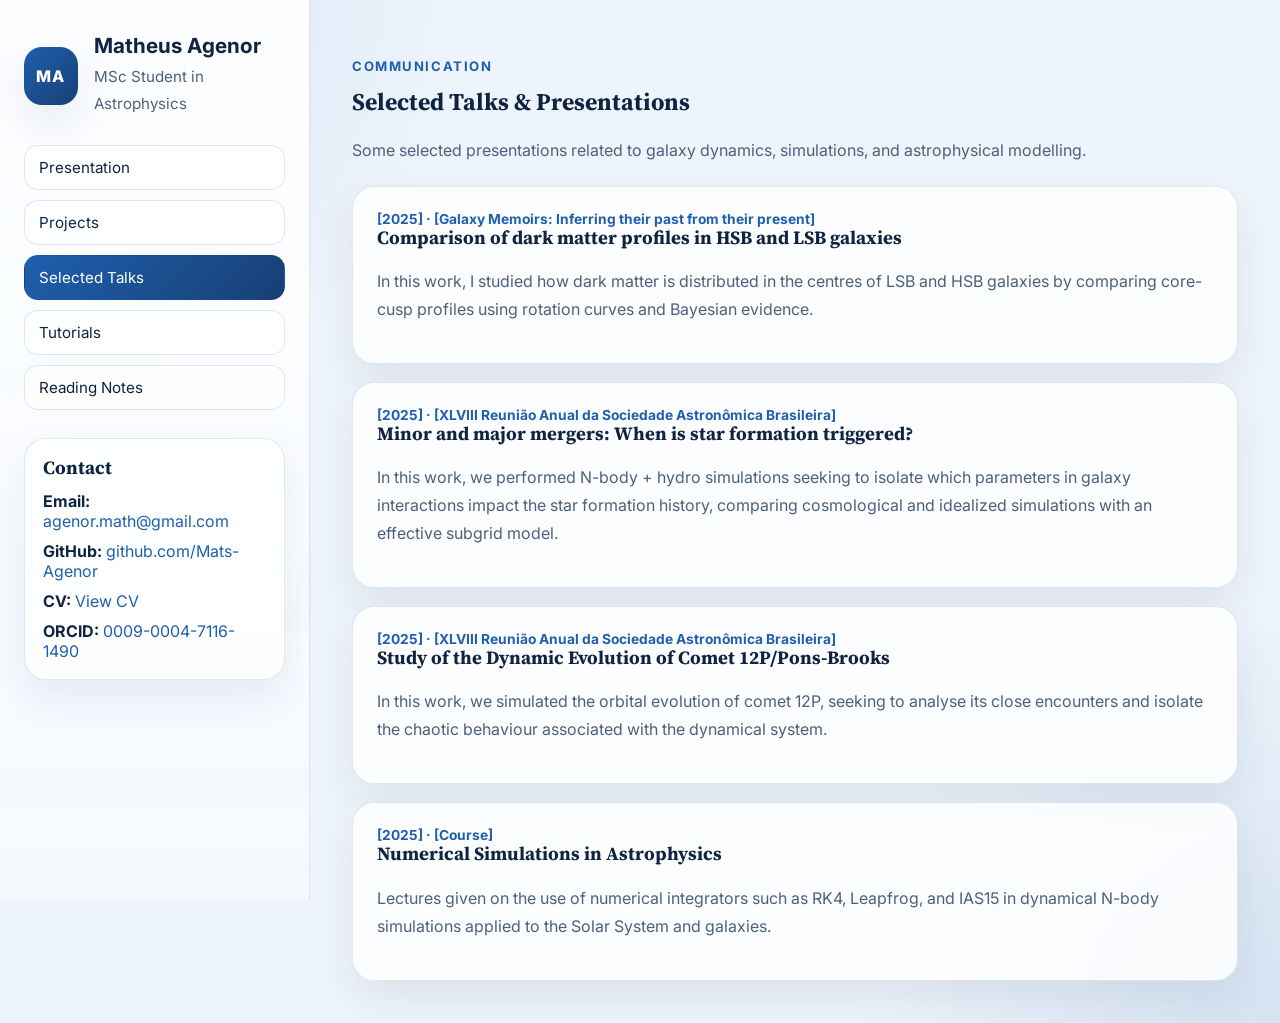
<file: talks.html>
<!DOCTYPE html>

<html lang="en">
<head>
<meta charset="utf-8"/>
<meta content="width=device-width, initial-scale=1.0" name="viewport"/>
<title>Matheus Agenor | My Website</title>
<meta content="Academic website of Matheus Agenor: research, projects, talks, tutorials, and paper notes." name="description"/>
<link href="https://fonts.googleapis.com" rel="preconnect"/>
<link crossorigin="" href="https://fonts.gstatic.com" rel="preconnect"/>
<link href="https://fonts.googleapis.com/css2?family=Inter:wght@400;500;600;700;800&amp;family=Source+Serif+4:wght@500;600;700&amp;display=swap" rel="stylesheet"/>
<link href="style.css" rel="stylesheet"/>
<style>
    .home-figure-stack {
      display: grid;
      gap: 1.25rem;
      align-content: start;
    }

    .feature-figure {
      background: #ffffff;
      border: 1px solid rgba(15, 23, 42, 0.08);
      border-radius: 18px;
      padding: 0.9rem;
      box-shadow: 0 16px 40px rgba(15, 23, 42, 0.08);
    }

    .feature-figure img,
    .paper-figure img {
      width: 100%;
      height: auto;
      display: block;
      border-radius: 12px;
    }

    .feature-figure figcaption,
    .paper-figure figcaption {
      margin-top: 0.8rem;
      font-size: 0.95rem;
      line-height: 1.6;
      color: #475569;
    }

    .feature-figure strong,
    .paper-figure strong {
      color: #0f172a;
    }

    .card-stack {
      display: grid;
      gap: 1.25rem;
      margin-top: 1.5rem;
    }

    .hero {
      align-items: start;
    }

    .hero-text {
      display: grid;
      align-content: start;
    }

    .paper-figure {
      margin: 1rem 0 1.5rem 0;
      background: #ffffff;
      border: 1px solid rgba(15, 23, 42, 0.08);
      border-radius: 18px;
      padding: 0.9rem;
    }

    .paper-note-grid {
      display: grid;
      gap: 1rem;
      margin-top: 1rem;
    }

    .paper-note-grid .mini-note {
      padding: 1rem 1.1rem;
      border-radius: 16px;
      background: #f8fafc;
      border: 1px solid rgba(15, 23, 42, 0.08);
    }

    .paper-note-grid .mini-note h4 {
      margin-bottom: 0.35rem;
      font-size: 1rem;
    }

    .reading-queue {
      margin-top: 1.5rem;
      padding: 1.2rem 1.25rem;
      border-radius: 18px;
      background: #f8fafc;
      border: 1px solid rgba(15, 23, 42, 0.08);
    }

    .reading-queue ul {
      margin: 0.75rem 0 0 1.15rem;
    }

    .reading-queue li + li {
      margin-top: 0.45rem;
    }

    @media (max-width: 960px) {
      .home-figure-stack {
        margin-top: 1.5rem;
      }
    }
  
    .paper-figure {
      margin: 1rem auto 1.5rem;
      max-width: 50%;
    }

    .paper-figure img {
      width: 100%;
      height: auto;
      display: block;
    }

    .paper-figure figcaption {
      margin-top: 0.55rem;
      font-size: 0.83rem;
      color: var(--muted);
      line-height: 1.55;
    }

    @media (max-width: 900px) {
      .paper-figure {
        max-width: 100%;
      }
    }
</style>
</head>
<body>
<div class="site-shell">
<aside class="sidebar">
<div class="brand">
<div class="brand-mark">MA</div>
<div>
<h1>Matheus Agenor</h1>
<p class="tagline">MSc Student in Astrophysics</p>
</div>
</div>
<nav aria-label="Primary navigation" class="side-nav">
<a class="nav-link" href="index.html">Presentation</a>
<a class="nav-link" href="projects.html">Projects</a>
<a class="nav-link active" href="talks.html">Selected Talks</a>
<a class="nav-link" href="tutorials.html">Tutorials</a>
<a class="nav-link" href="reading-notes.html">Reading Notes</a>
</nav>
<div class="sidebar-card">
<h3>Contact</h3>
<ul class="contact-list">
<li>
<strong>Email:</strong>
<a href="mailto:agenor.math@gmail.com">agenor.math@gmail.com</a>
</li>
<li>
<strong>GitHub:</strong>
<a href="https://github.com/Mats-Agenor" rel="noopener" target="_blank">github.com/Mats-Agenor</a>
</li>
<li>
<strong>CV:</strong>
<a href="https://drive.google.com/file/d/1F6uB24o6xT7NnqEJnRYLuzPEm368gAFy/view?usp=drive_link" rel="noopener" target="_blank">
              View CV
            </a>
</li>
<li>
<strong>ORCID:</strong>
<a href="https://orcid.org/0009-0004-7116-1490" rel="noopener" target="_blank">
              0009-0004-7116-1490
            </a>
</li>
</ul>
</div>
</aside>
<main class="content">
<section class="tab-panel active" id="talks">
<div class="section-header">
<p class="eyebrow">Communication</p>
<h2>Selected Talks &amp; Presentations</h2>
<p>Some selected presentations related to galaxy dynamics, simulations, and astrophysical modelling.</p>
</div>
<div class="talks-list">
<article class="talk-card">
<div class="talk-meta">[2025] · [Galaxy Memoirs: Inferring their past from their present]</div>
<h3>Comparison of dark matter profiles in HSB and LSB galaxies</h3>
<p>
              In this work, I studied how dark matter is distributed in the centres of LSB and HSB
              galaxies by comparing core-cusp profiles using rotation curves and Bayesian evidence.
            </p>
</article>
<article class="talk-card">
<div class="talk-meta">[2025] · [XLVIII Reunião Anual da Sociedade Astronômica Brasileira]</div>
<h3>Minor and major mergers: When is star formation triggered?</h3>
<p>
              In this work, we performed N-body + hydro simulations seeking to isolate which
              parameters in galaxy interactions impact the star formation history, comparing
              cosmological and idealized simulations with an effective subgrid model.
            </p>
</article>
<article class="talk-card">
<div class="talk-meta">[2025] · [XLVIII Reunião Anual da Sociedade Astronômica Brasileira]</div>
<h3>Study of the Dynamic Evolution of Comet 12P/Pons-Brooks</h3>
<p>
              In this work, we simulated the orbital evolution of comet 12P, seeking to analyse
              its close encounters and isolate the chaotic behaviour associated with the dynamical system.
            </p>
</article>
<article class="talk-card">
<div class="talk-meta">[2025] · [Course]</div>
<h3>Numerical Simulations in Astrophysics</h3>
<p>
              Lectures given on the use of numerical integrators such as RK4, Leapfrog, and IAS15
              in dynamical N-body simulations applied to the Solar System and galaxies.
            </p>
</article>
</div>
</section>
</main>
</div>
<script src="script.js"></script>
</body>
</html>
</file>
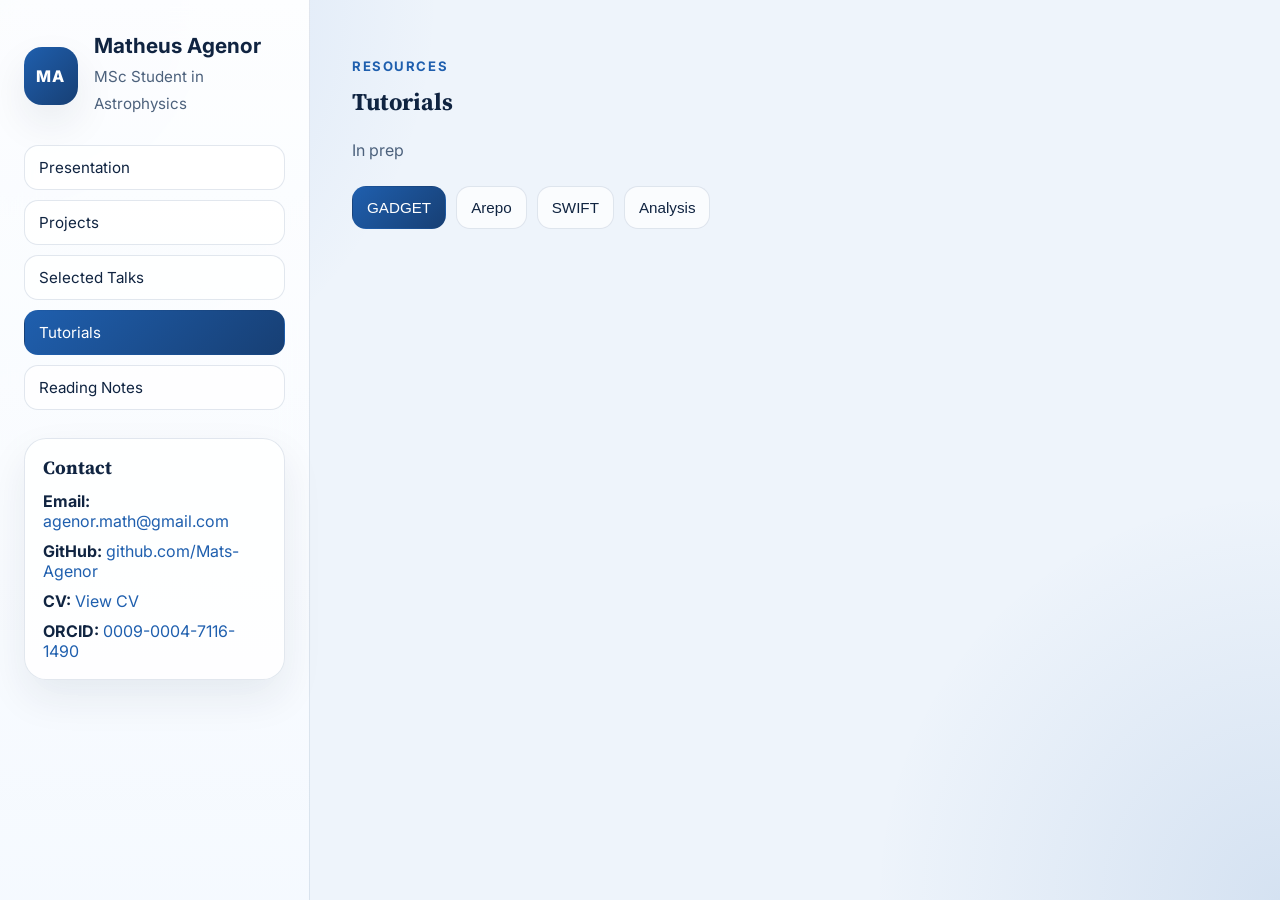
<file: tutorials.html>
<!DOCTYPE html>

<html lang="en">
<head>
<meta charset="utf-8"/>
<meta content="width=device-width, initial-scale=1.0" name="viewport"/>
<title>Matheus Agenor | My Website</title>
<meta content="Academic website of Matheus Agenor: research, projects, talks, tutorials, and paper notes." name="description"/>
<link href="https://fonts.googleapis.com" rel="preconnect"/>
<link crossorigin="" href="https://fonts.gstatic.com" rel="preconnect"/>
<link href="https://fonts.googleapis.com/css2?family=Inter:wght@400;500;600;700;800&amp;family=Source+Serif+4:wght@500;600;700&amp;display=swap" rel="stylesheet"/>
<link href="style.css" rel="stylesheet"/>
<style>
    .home-figure-stack {
      display: grid;
      gap: 1.25rem;
      align-content: start;
    }

    .feature-figure {
      background: #ffffff;
      border: 1px solid rgba(15, 23, 42, 0.08);
      border-radius: 18px;
      padding: 0.9rem;
      box-shadow: 0 16px 40px rgba(15, 23, 42, 0.08);
    }

    .feature-figure img,
    .paper-figure img {
      width: 100%;
      height: auto;
      display: block;
      border-radius: 12px;
    }

    .feature-figure figcaption,
    .paper-figure figcaption {
      margin-top: 0.8rem;
      font-size: 0.95rem;
      line-height: 1.6;
      color: #475569;
    }

    .feature-figure strong,
    .paper-figure strong {
      color: #0f172a;
    }

    .card-stack {
      display: grid;
      gap: 1.25rem;
      margin-top: 1.5rem;
    }

    .hero {
      align-items: start;
    }

    .hero-text {
      display: grid;
      align-content: start;
    }

    .paper-figure {
      margin: 1rem 0 1.5rem 0;
      background: #ffffff;
      border: 1px solid rgba(15, 23, 42, 0.08);
      border-radius: 18px;
      padding: 0.9rem;
    }

    .paper-note-grid {
      display: grid;
      gap: 1rem;
      margin-top: 1rem;
    }

    .paper-note-grid .mini-note {
      padding: 1rem 1.1rem;
      border-radius: 16px;
      background: #f8fafc;
      border: 1px solid rgba(15, 23, 42, 0.08);
    }

    .paper-note-grid .mini-note h4 {
      margin-bottom: 0.35rem;
      font-size: 1rem;
    }

    .reading-queue {
      margin-top: 1.5rem;
      padding: 1.2rem 1.25rem;
      border-radius: 18px;
      background: #f8fafc;
      border: 1px solid rgba(15, 23, 42, 0.08);
    }

    .reading-queue ul {
      margin: 0.75rem 0 0 1.15rem;
    }

    .reading-queue li + li {
      margin-top: 0.45rem;
    }

    @media (max-width: 960px) {
      .home-figure-stack {
        margin-top: 1.5rem;
      }
    }
  
    .paper-figure {
      margin: 1rem auto 1.5rem;
      max-width: 50%;
    }

    .paper-figure img {
      width: 100%;
      height: auto;
      display: block;
    }

    .paper-figure figcaption {
      margin-top: 0.55rem;
      font-size: 0.83rem;
      color: var(--muted);
      line-height: 1.55;
    }

    @media (max-width: 900px) {
      .paper-figure {
        max-width: 100%;
      }
    }
</style>
</head>
<body>
<div class="site-shell">
<aside class="sidebar">
<div class="brand">
<div class="brand-mark">MA</div>
<div>
<h1>Matheus Agenor</h1>
<p class="tagline">MSc Student in Astrophysics</p>
</div>
</div>
<nav aria-label="Primary navigation" class="side-nav">
<a class="nav-link" href="index.html">Presentation</a>
<a class="nav-link" href="projects.html">Projects</a>
<a class="nav-link" href="talks.html">Selected Talks</a>
<a class="nav-link active" href="tutorials.html">Tutorials</a>
<a class="nav-link" href="reading-notes.html">Reading Notes</a>
</nav>
<div class="sidebar-card">
<h3>Contact</h3>
<ul class="contact-list">
<li>
<strong>Email:</strong>
<a href="mailto:agenor.math@gmail.com">agenor.math@gmail.com</a>
</li>
<li>
<strong>GitHub:</strong>
<a href="https://github.com/Mats-Agenor" rel="noopener" target="_blank">github.com/Mats-Agenor</a>
</li>
<li>
<strong>CV:</strong>
<a href="https://drive.google.com/file/d/1F6uB24o6xT7NnqEJnRYLuzPEm368gAFy/view?usp=drive_link" rel="noopener" target="_blank">
              View CV
            </a>
</li>
<li>
<strong>ORCID:</strong>
<a href="https://orcid.org/0009-0004-7116-1490" rel="noopener" target="_blank">
              0009-0004-7116-1490
            </a>
</li>
</ul>
</div>
</aside>
<main class="content">
<section id="tutorials" class="tab-panel active">
        <div class="section-header">
          <p class="eyebrow">Resources</p>
          <h2>Tutorials</h2>
          <p>In prep</p>
        </div>

        <div class="subtabs" aria-label="Tutorial categories">
          <button class="subtab-link active" data-subtab="gadget">GADGET</button>
          <button class="subtab-link" data-subtab="arepo">Arepo</button>
          <button class="subtab-link" data-subtab="swift">SWIFT</button>
          <button class="subtab-link" data-subtab="analysis">Analysis</button>
        </div>
<!--
        <div class="subtab-panel active" id="gadget">
          <div class="tutorial-grid">
            <article class="card">
              <h3>Compiling GADGET-4</h3>
              <p>
                Add a concise guide on dependencies, compilation flags, MPI/HDF5 setup, and common build errors.
              </p>
            </article>
            <article class="card">
              <h3>IC for GADGET-4</h3>
              <p>
                Use this space to document how to use galstep to generate ICs for GADGET-4.
              </p>
            </article>
            <article class="card">
              <h3>Running a simulation</h3>
              <p>
                Use this space to document how to configure a minimal <code>param.txt</code> for GADGET-4.
              </p>
            </article>
          </div>
        </div>

        <div class="subtab-panel" id="arepo">
          <div class="tutorial-grid">
            <article class="card">
              <h3>Compiling Arepo</h3>
              <p>
                Add a concise guide on dependencies, compilation flags, MPI/HDF5 setup, and common build errors.
              </p>
            </article>
            <article class="card">
              <h3>IC for Arepo</h3>
              <p>
                Use this space to document how to use galstep to generate or modify ICs for Arepo.
              </p>
            </article>
            <article class="card">
              <h3>Running a simulation</h3>
              <p>
                Use this space to document how to configure a minimal <code>param.txt</code> for Arepo.
              </p>
            </article>
          </div>
        </div>

        <div class="subtab-panel" id="swift">
          <div class="tutorial-grid">
            <article class="card">
              <h3>Compiling SWIFT</h3>
              <p>
                Add a concise guide on dependencies, compilation flags, MPI/HDF5 setup, and common build errors.
              </p>
            </article>
            <article class="card">
              <h3>IC for SWIFT</h3>
              <p>
                Use this space to document how to use galstep to generate ICs for SWIFT.
              </p>
            </article>
            <article class="card">
              <h3>Running a simulation</h3>
              <p>
                Use this space to document how to configure a minimal <code>param.yml</code> for SWIFT.
              </p>
            </article>
          </div>
        </div>

        <div class="subtab-panel" id="analysis">
          <div class="tutorial-grid">
            <article class="card">
              <h3>Scientific plotting and diagnostics</h3>
              <p>
                Add practical notes on generating figures, validating outputs, and organizing reproducible analysis pipelines.
              </p>
            </article>
            <article class="card">
              <h3>Working with HDF5 snapshots</h3>
              <p>
                Use this area for inspection scripts, common pitfalls, and data model notes.
              </p>
            </article>
            <article class="card">
              <h3>Working with TNG simulations</h3>
              <p>
                Use this area for inspection scripts, common pitfalls, and data model notes.
              </p>
            </article>
          </div>
        </div>
      </section>
-->    
</main>
</div>
<script src="script.js"></script>
</body>
</html>
</file>
<file: style.css>
:root {
  --bg: #eef4fb;
  --surface: rgba(255, 255, 255, 0.82);
  --surface-strong: #ffffff;
  --border: rgba(18, 57, 112, 0.12);
  --text: #102441;
  --muted: #4c617c;
  --accent: #1f5fae;
  --accent-deep: #173f74;
  --accent-soft: #dbe9fb;
  --shadow: 0 18px 40px rgba(16, 36, 65, 0.08);
  --radius: 22px;
  --radius-sm: 16px;
}

*,
*::before,
*::after {
  box-sizing: border-box;
}

html {
  scroll-behavior: smooth;
}

body {
  margin: 0;
  font-family: "Inter", Arial, sans-serif;
  color: var(--text);
  background:
    radial-gradient(circle at top left, rgba(62, 122, 207, 0.18), transparent 28%),
    radial-gradient(circle at bottom right, rgba(31, 95, 174, 0.12), transparent 26%),
    var(--bg);
}

h1, h2, h3 {
  margin-top: 0;
  line-height: 1.15;
}

h2, h3 {
  font-family: "Source Serif 4", Georgia, serif;
}

p {
  color: var(--muted);
  line-height: 1.75;
}

a {
  color: var(--accent);
  text-decoration: none;
}

.site-shell {
  display: grid;
  grid-template-columns: 310px 1fr;
  min-height: 100vh;
}

.sidebar {
  position: sticky;
  top: 0;
  align-self: start;
  height: 100vh;
  padding: 34px 24px;
  border-right: 1px solid var(--border);
  background: linear-gradient(180deg, rgba(255,255,255,0.92), rgba(245,250,255,0.9));
  backdrop-filter: blur(18px);
}

.brand {
  display: flex;
  gap: 16px;
  align-items: center;
  margin-bottom: 28px;
}

.brand-mark {
  width: 58px;
  height: 58px;
  border-radius: 18px;
  display: grid;
  place-items: center;
  background: linear-gradient(135deg, var(--accent), var(--accent-deep));
  color: white;
  font-weight: 800;
  letter-spacing: 0.06em;
  box-shadow: var(--shadow);
}

.brand h1 {
  font-size: 1.3rem;
  margin-bottom: 6px;
}

.tagline {
  margin: 0;
  font-size: 0.95rem;
}

.side-nav {
  display: grid;
  gap: 10px;
  margin-bottom: 28px;
}

.nav-link, .subtab-link {
  border: 1px solid var(--border);
  background: rgba(255,255,255,0.72);
  color: var(--text);
  padding: 12px 14px;
  border-radius: 14px;
  text-align: left;
  cursor: pointer;
  font-size: 0.95rem;
  transition: 0.2s ease;
}

.nav-link:hover, .subtab-link:hover {
  transform: translateY(-1px);
  border-color: rgba(31, 95, 174, 0.24);
}

.nav-link.active, .subtab-link.active {
  background: linear-gradient(135deg, var(--accent), var(--accent-deep));
  color: white;
  border-color: transparent;
}

.sidebar-card,
.sidebar-note,
.card,
.hero-card,
.talk-card,
.blog-card {
  background: var(--surface);
  border: 1px solid var(--border);
  border-radius: var(--radius);
  box-shadow: var(--shadow);
}

.sidebar-card,
.sidebar-note {
  padding: 18px;
  margin-bottom: 16px;
}

.sidebar-card h3,
.sidebar-note h3 {
  margin-bottom: 12px;
}

.contact-list {
  list-style: none;
  margin: 0;
  padding: 0;
  display: grid;
  gap: 10px;
}

.content {
  padding: 42px;
}

.tab-panel {
  display: none;
  animation: fadeUp 0.35s ease;
}

.tab-panel.active {
  display: block;
}

.hero {
  display: grid;
  grid-template-columns: 1.4fr 0.8fr;
  gap: 22px;
  align-items: stretch;
}

.hero-text {
  background: linear-gradient(145deg, rgba(255,255,255,0.92), rgba(237,245,255,0.92));
  border: 1px solid var(--border);
  border-radius: 32px;
  padding: 34px;
  box-shadow: var(--shadow);
}

.hero h2 {
  font-size: clamp(2rem, 4vw, 3.35rem);
  margin-bottom: 18px;
}

.lead {
  font-size: 1.04rem;
  max-width: 64ch;
}

.hero-card {
  padding: 28px;
}

.hero-card ul,
.bullet-list {
  margin: 0;
  padding-left: 18px;
  color: var(--muted);
  line-height: 1.8;
}

.eyebrow {
  margin-bottom: 10px;
  font-size: 0.82rem;
  text-transform: uppercase;
  letter-spacing: 0.12em;
  font-weight: 700;
  color: var(--accent);
}

.hero-actions {
  display: flex;
  gap: 12px;
  flex-wrap: wrap;
  margin-top: 20px;
}

.button {
  display: inline-flex;
  align-items: center;
  justify-content: center;
  border-radius: 999px;
  padding: 12px 18px;
  background: linear-gradient(135deg, var(--accent), var(--accent-deep));
  color: white;
  font-weight: 600;
  border: 1px solid transparent;
}

.button.secondary {
  background: rgba(255,255,255,0.78);
  color: var(--accent-deep);
  border-color: var(--border);
}

.grid.two {
  display: grid;
  grid-template-columns: repeat(2, minmax(0, 1fr));
  gap: 22px;
  margin-top: 22px;
}

.card,
.talk-card,
.blog-card {
  padding: 24px;
}

.card.full {
  margin-top: 22px;
}

.section-header {
  margin-bottom: 22px;
}

.timeline {
  display: grid;
  gap: 14px;
}

.timeline-item {
  display: grid;
  gap: 6px;
  padding-left: 16px;
  border-left: 3px solid var(--accent-soft);
}

.timeline-date,
.talk-meta,
.blog-date {
  font-size: 0.86rem;
  font-weight: 700;
  color: var(--accent);
}

.accordion {
  display: grid;
  gap: 14px;
}

.accordion-toggle {
  width: 100%;
  border: 1px solid var(--border);
  background: linear-gradient(180deg, rgba(255,255,255,0.92), rgba(243,248,255,0.92));
  color: var(--text);
  padding: 18px 20px;
  border-radius: var(--radius-sm);
  display: flex;
  justify-content: space-between;
  align-items: center;
  text-align: left;
  cursor: pointer;
  font-size: 1rem;
  font-weight: 600;
  box-shadow: var(--shadow);
}

.accordion-toggle .plus {
  font-size: 1.4rem;
  color: var(--accent);
}

.accordion-panel {
  display: none;
  padding: 0 18px 6px 18px;
  margin-top: -6px;
}

.accordion-panel.open {
  display: block;
}

.talks-list,
.blog-list {
  display: grid;
  gap: 18px;
}

.subtabs {
  display: flex;
  flex-wrap: wrap;
  gap: 10px;
  margin-bottom: 18px;
}

.subtab-panel {
  display: none;
}

.subtab-panel.active {
  display: block;
}

.tutorial-grid {
  display: grid;
  grid-template-columns: repeat(2, minmax(0, 1fr));
  gap: 18px;
}

.text-link {
  font-weight: 600;
}

@keyframes fadeUp {
  from {
    opacity: 0;
    transform: translateY(8px);
  }
  to {
    opacity: 1;
    transform: translateY(0);
  }
}

@media (max-width: 1080px) {
  .site-shell {
    grid-template-columns: 1fr;
  }

  .sidebar {
    position: static;
    height: auto;
    border-right: none;
    border-bottom: 1px solid var(--border);
  }

  .hero,
  .grid.two,
  .tutorial-grid {
    grid-template-columns: 1fr;
  }
}

@media (max-width: 720px) {
  .content {
    padding: 20px;
  }

  .hero-text,
  .hero-card,
  .card,
  .talk-card,
  .blog-card {
    padding: 20px;
  }

  .hero h2 {
    font-size: 2rem;
  }
}


.nav-link {
  display: block;
  text-decoration: none;
}
.button {
  display: inline-block;
  text-decoration: none;
}
</file>
